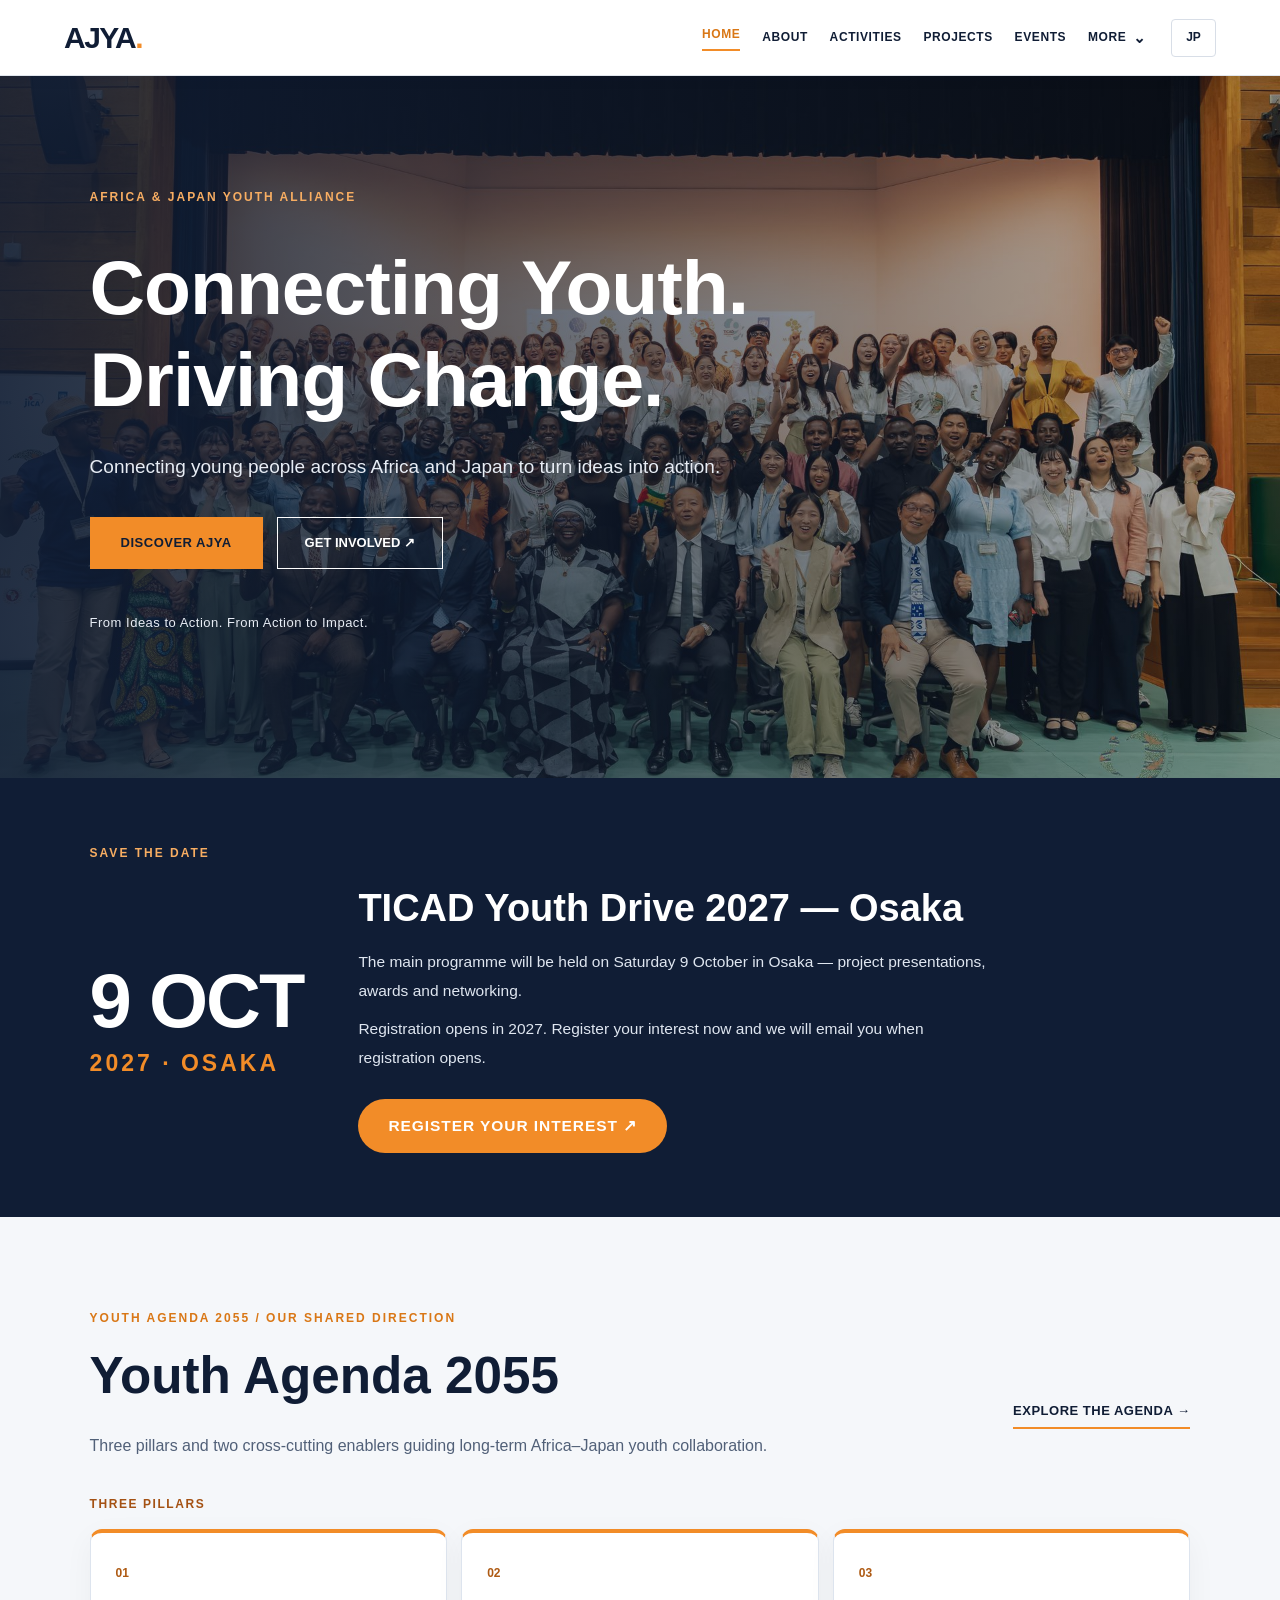
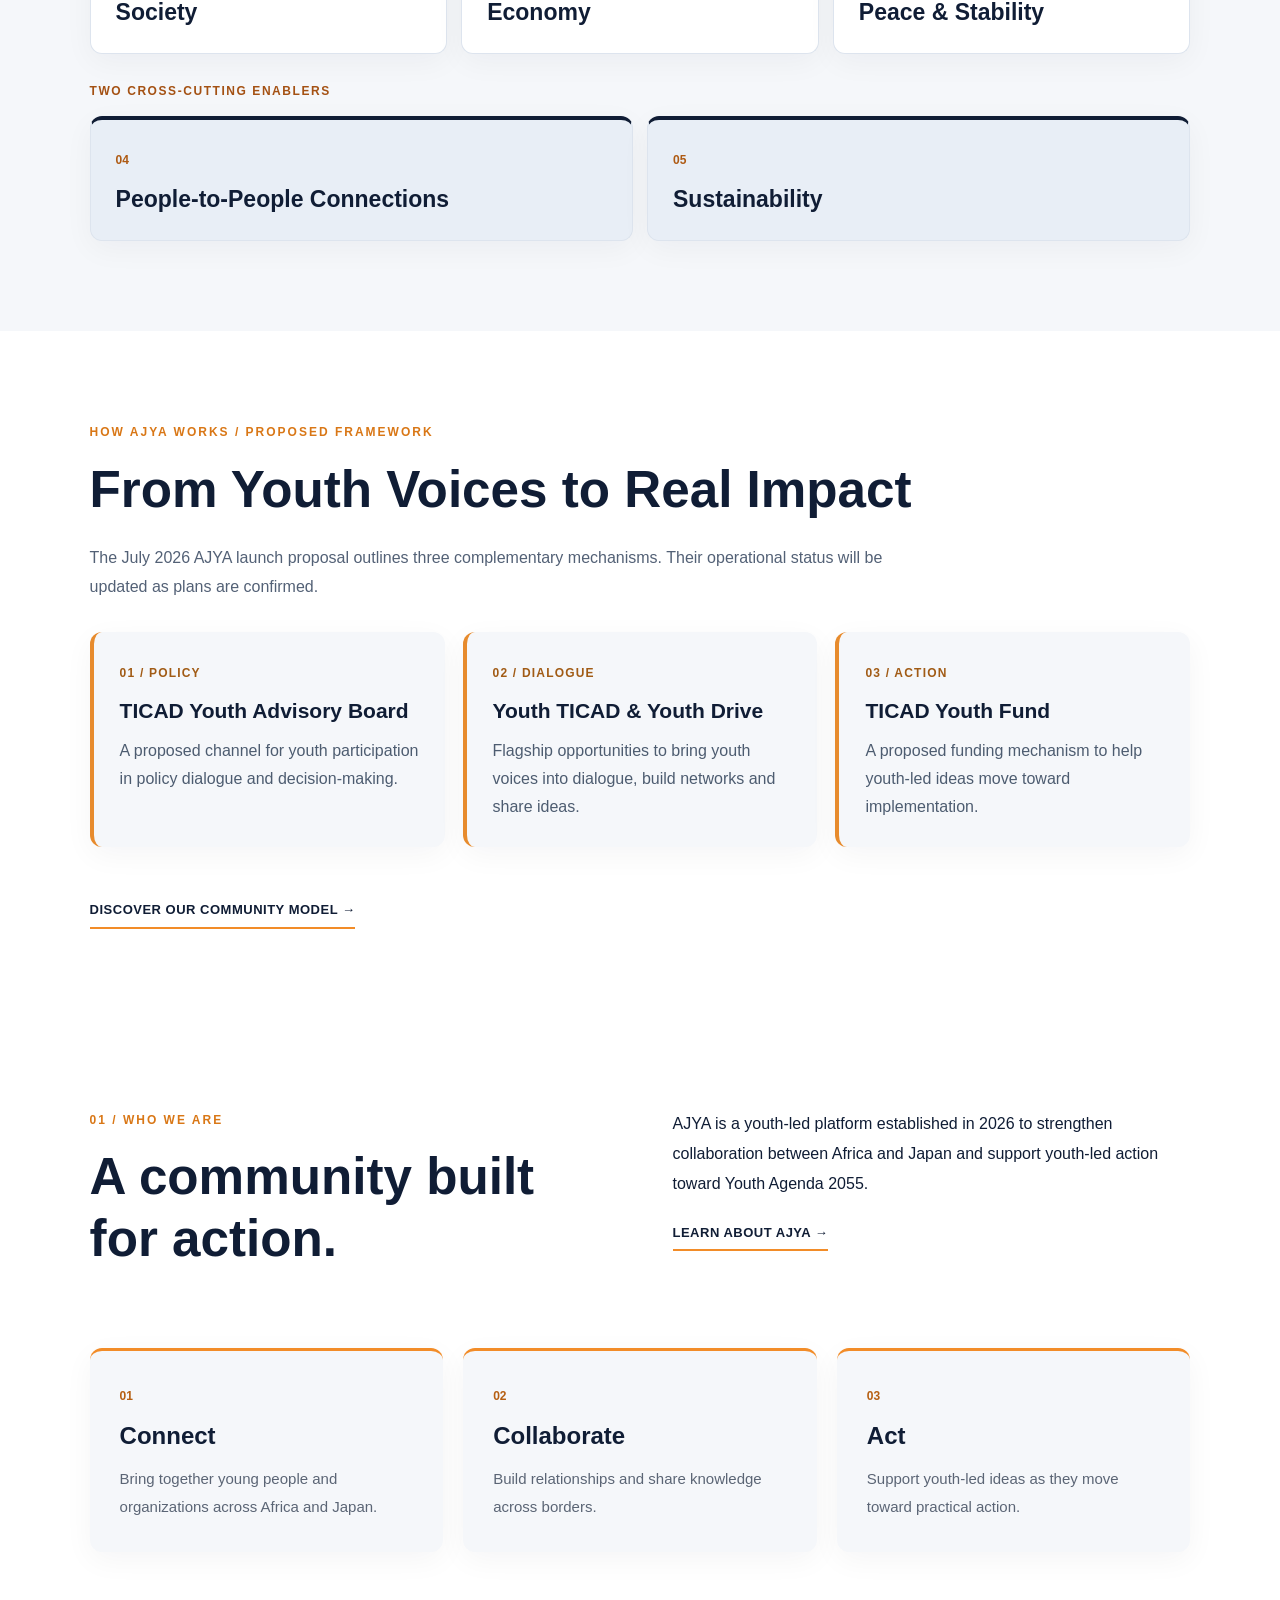
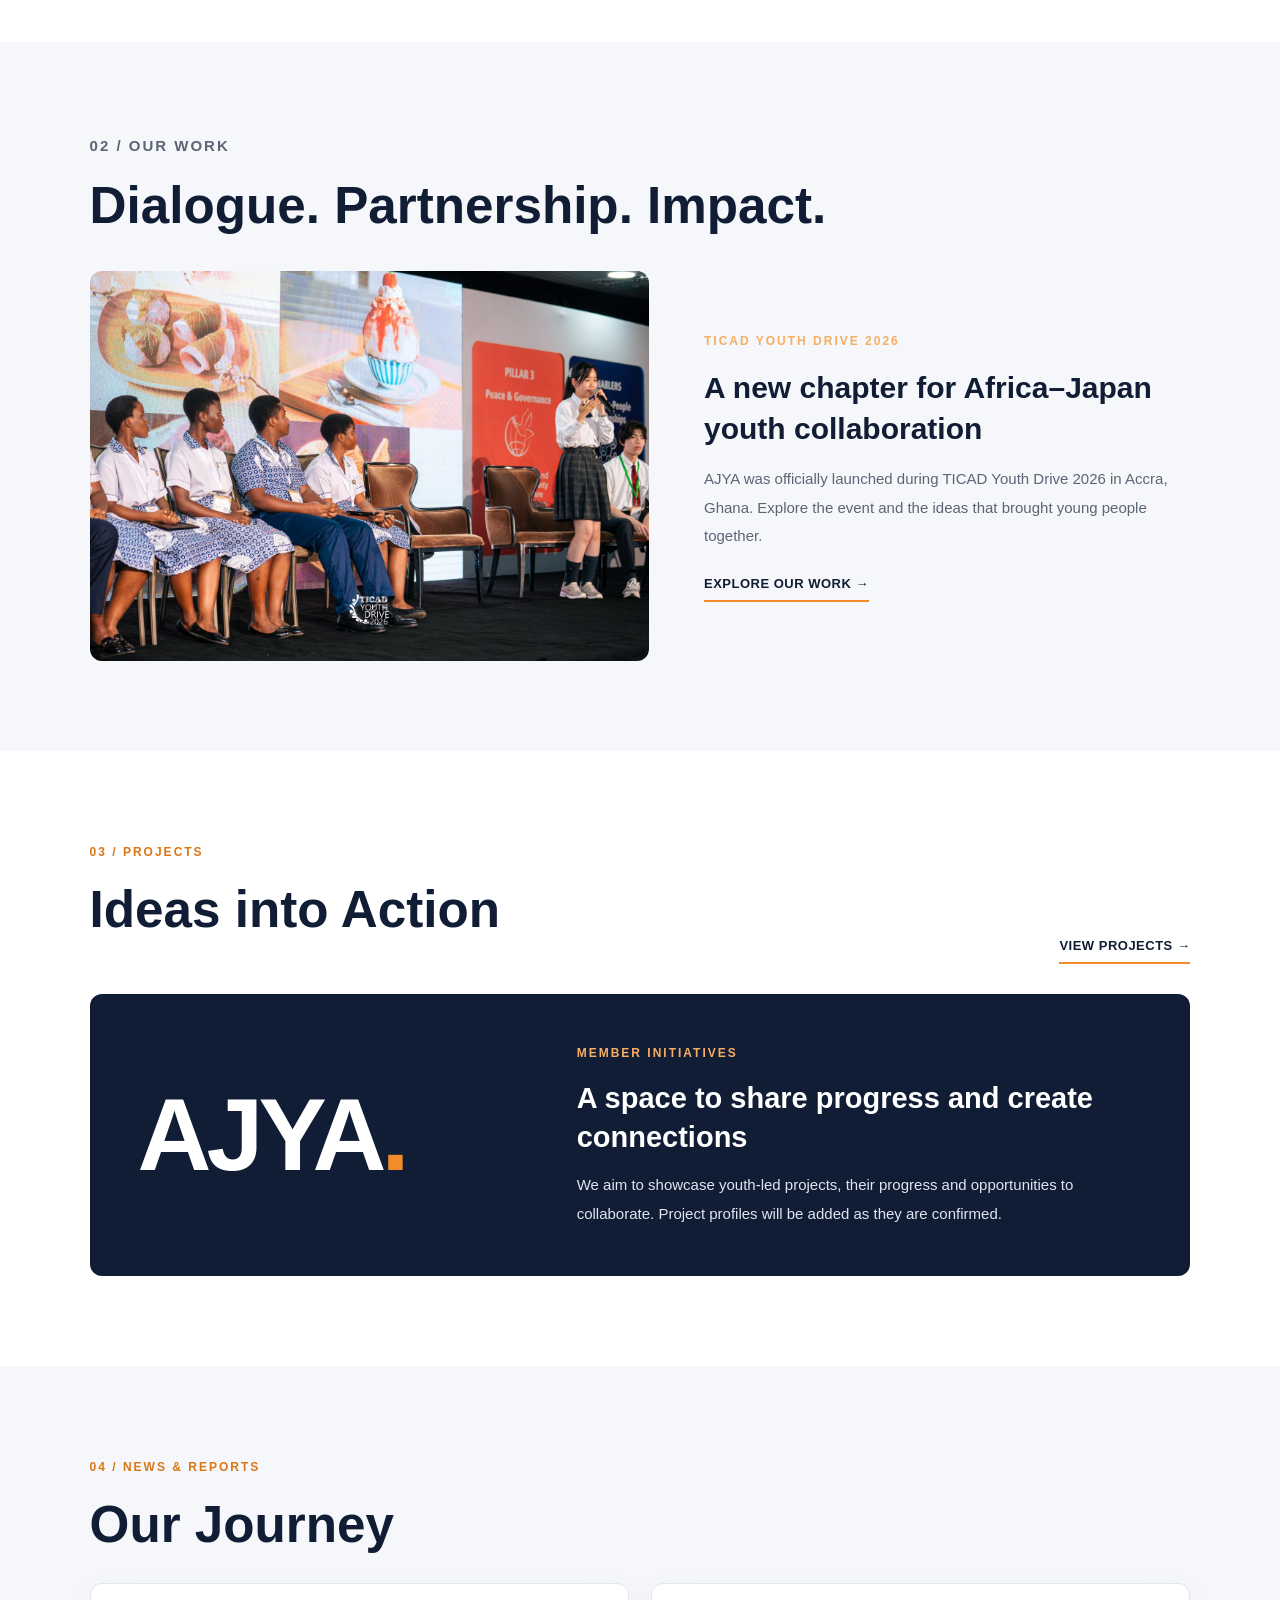
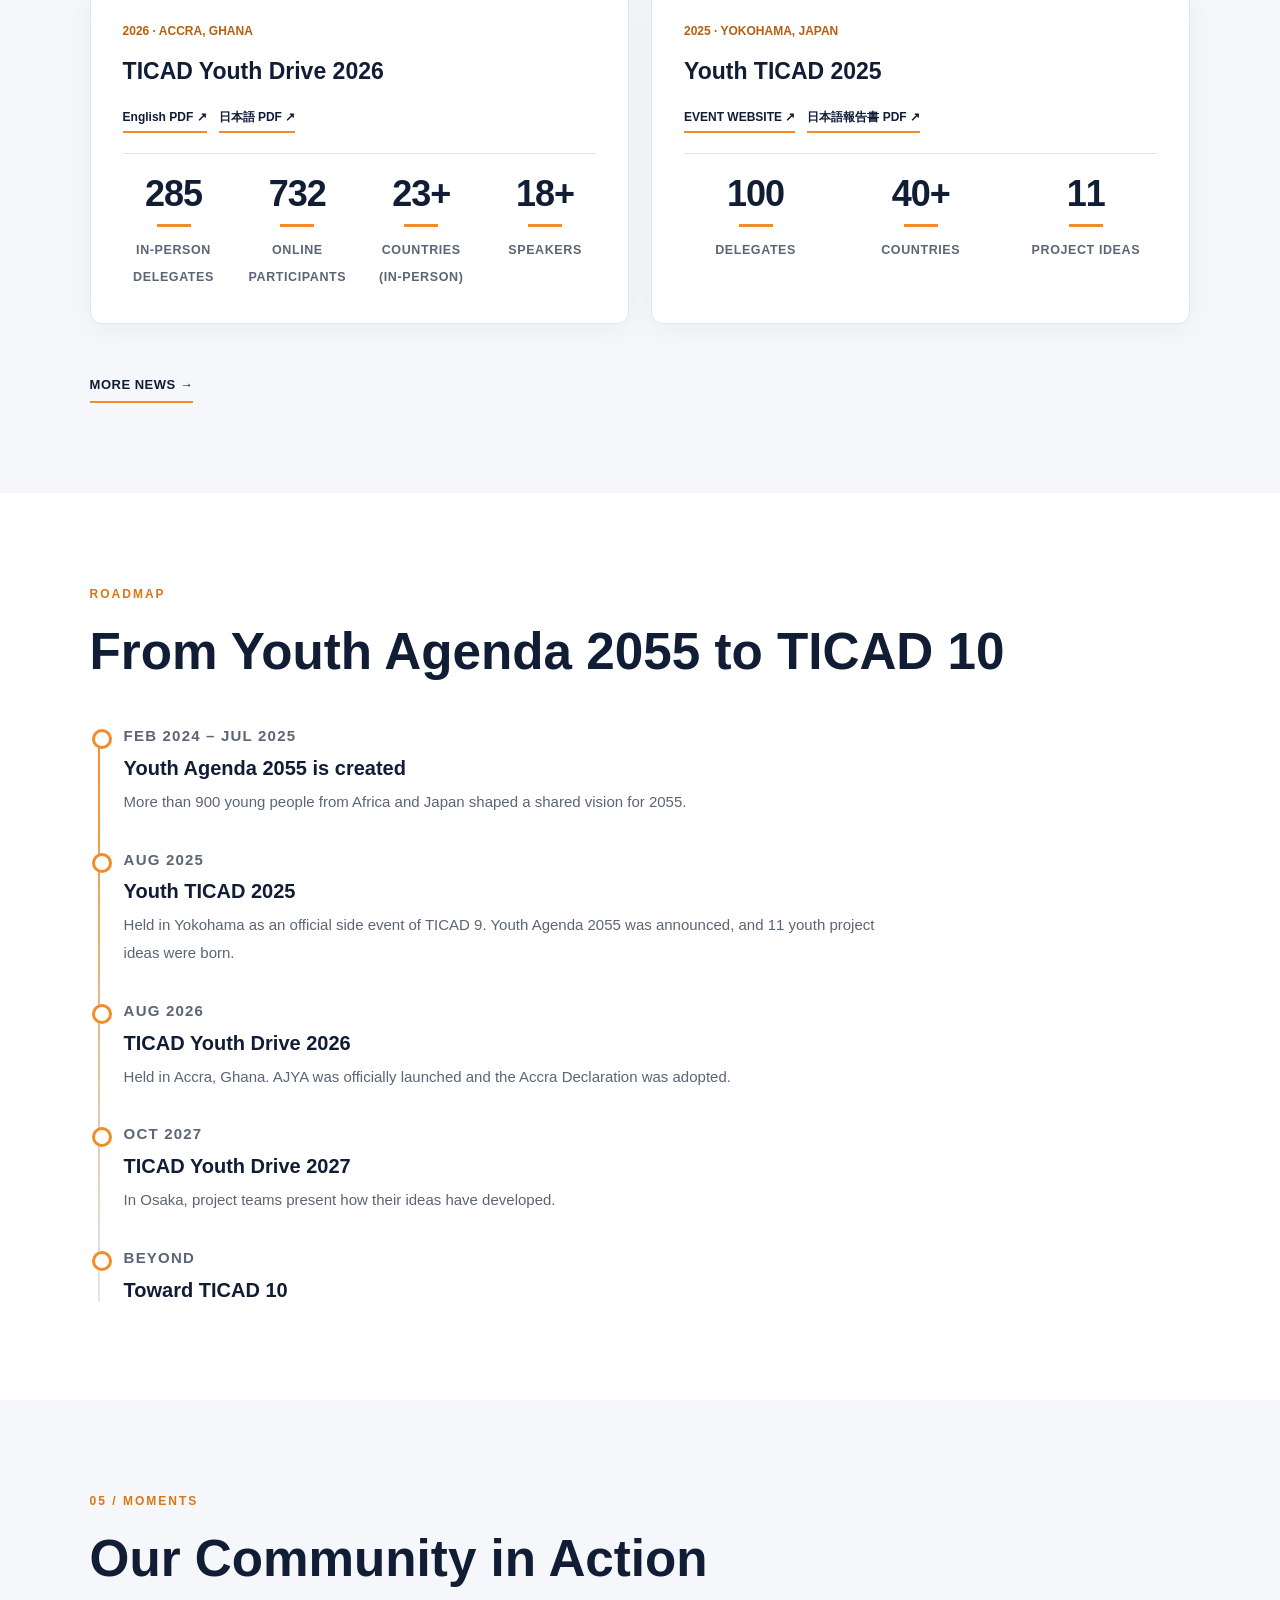
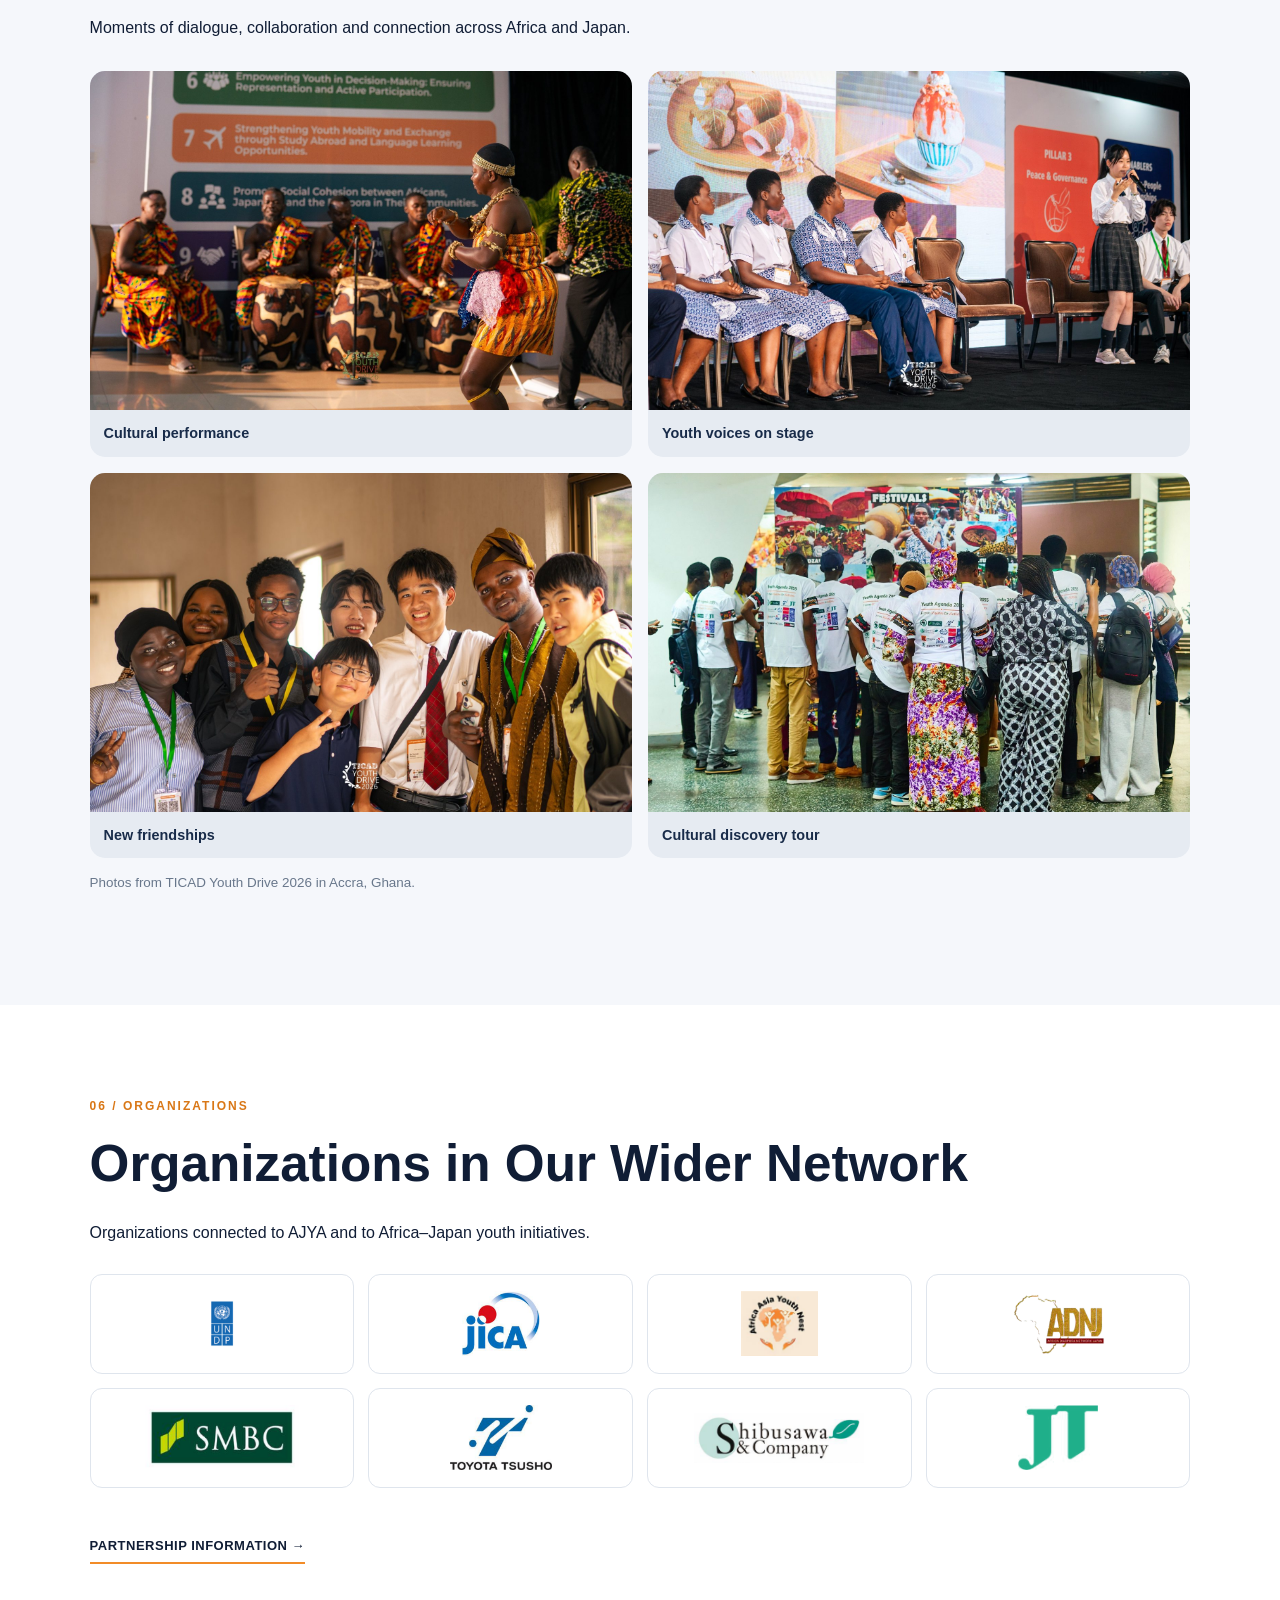
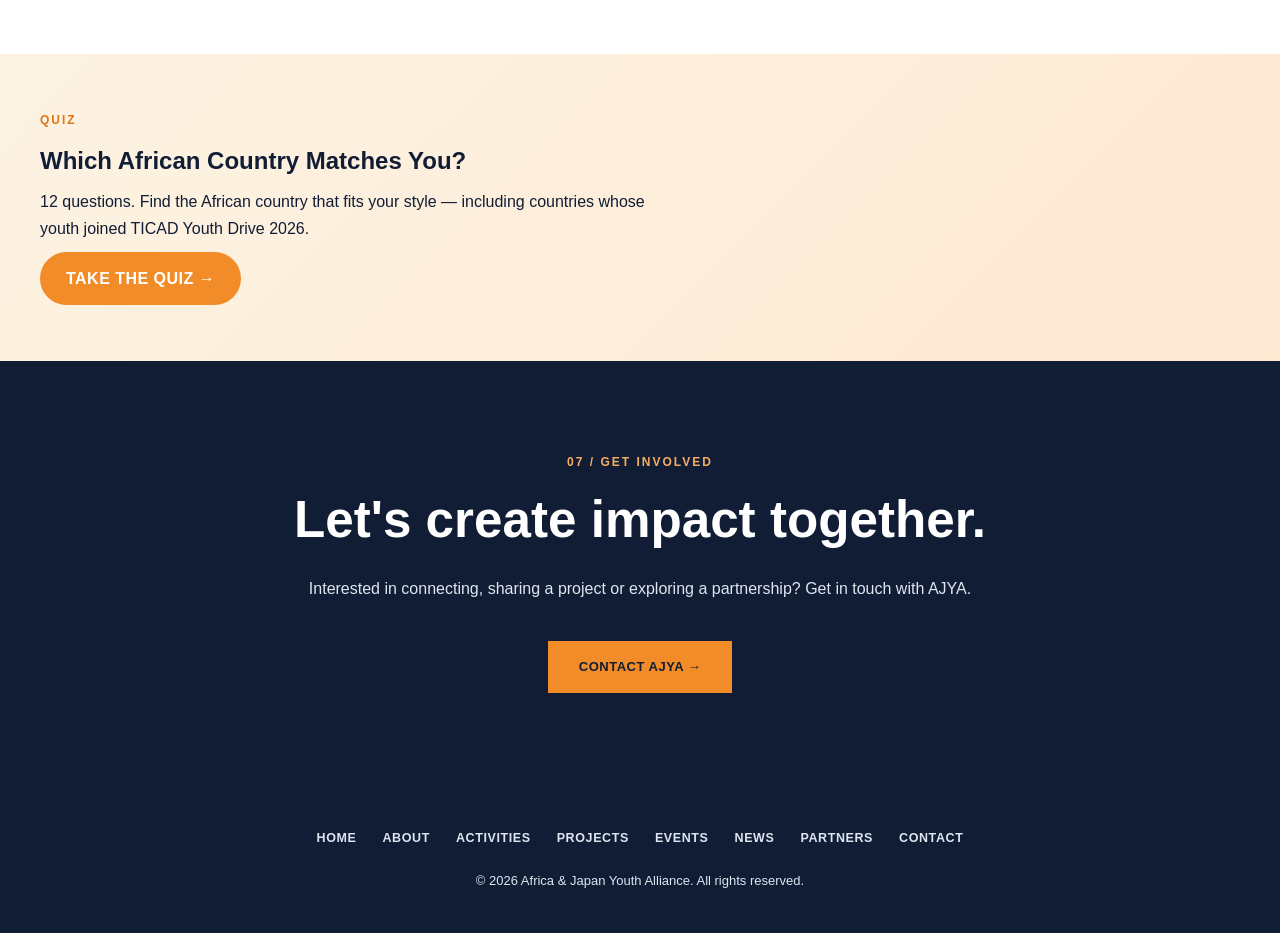
<file: index.html>
<!DOCTYPE html>

<html lang="en"><head><meta charset="utf-8"/><meta content="width=device-width,initial-scale=1" name="viewport"/><meta content="Africa &amp; Japan Youth Alliance (AJYA) connects young people across Africa and Japan to turn ideas into action." name="description"/><title>AJYA | Africa &amp; Japan Youth Alliance</title><link href="style.css" rel="stylesheet"/><script defer="" src="script.js"></script></head>
<body class="home-renewal"><header class="header"><a class="logo" href="index.html#home">AJYA<span>.</span></a></header><main>
<section class="hero renewal-hero" id="home"><div class="hero-content"><p class="renewal-eyebrow">AFRICA &amp; JAPAN YOUTH ALLIANCE</p><h1 id="heroTitle">Connecting Youth.<br/>Driving Change.</h1><p id="heroDescription">Connecting young people across Africa and Japan to turn ideas into action.</p><div class="renewal-actions"><a class="btn" data-en="DISCOVER AJYA" data-ja="AJYAについて知る" href="about.html">DISCOVER AJYA</a><a class="renewal-outline" data-en="GET INVOLVED ↗" data-ja="参加・連携について ↗" href="contact.html">GET INVOLVED ↗</a></div><p class="renewal-tagline">From Ideas to Action. From Action to Impact.</p></div></section><section class="aj-savedate" id="youth-drive-2027"><div class="renewal-shell"><p class="section-label" data-en="SAVE THE DATE" data-ja="開催予告">SAVE THE DATE</p><div class="aj-savedate-date">9 OCT<span>2027 · OSAKA</span></div><div class="aj-savedate-body"><h2 data-en="TICAD Youth Drive 2027 — Osaka" data-ja="TICAD Youth Drive 2027 — 大阪">TICAD Youth Drive 2027 — Osaka</h2><p data-en="The main programme will be held on Saturday 9 October in Osaka — project presentations, awards and networking." data-ja="メインプログラムは10月9日（土）に大阪で開催します（プロジェクト発表・表彰・交流）。">The main programme will be held on Saturday 9 October in Osaka — project presentations, awards and networking.</p><p data-en="Registration opens in 2027. Register your interest now and we will email you when registration opens." data-ja="参加登録は2027年に開始予定です。関心登録をしていただくと、開始時にメールでお知らせします。">Registration opens in 2027. Register your interest now and we will email you when registration opens.</p><p><a class="aj-savedate-btn" href="https://docs.google.com/forms/d/e/1FAIpQLSdMGOJdkl2_bqrLSY5sNFvTXRBUAPYm647q8GQ7wfaTFg6KGA/viewform" target="_blank" rel="noopener"><span data-en="REGISTER YOUR INTEREST ↗" data-ja="関心登録する ↗">REGISTER YOUR INTEREST ↗</span></a></p></div></div></section>
<section class="section aj-agenda-section" id="youth-agenda-2055"><div class="renewal-shell"><p class="section-label" data-en="YOUTH AGENDA 2055 / OUR SHARED DIRECTION" data-ja="YOUTH AGENDA 2055 / 私たちの指針">YOUTH AGENDA 2055 / OUR SHARED DIRECTION</p><div class="renewal-section-head"><div><h2>Youth Agenda 2055</h2><p data-en="Three pillars and two cross-cutting enablers guiding long-term Africa–Japan youth collaboration." data-ja="アフリカと日本の若者の長期的な協働を導く、3つの柱と2つの横断的な基盤。">Three pillars and two cross-cutting enablers guiding long-term Africa–Japan youth collaboration.</p></div><a class="renewal-text-link" data-en="EXPLORE THE AGENDA →" data-ja="活動方針を見る →" href="activities.html">EXPLORE THE AGENDA →</a></div><p class="aj-agenda-label" data-en="THREE PILLARS" data-ja="3つの柱">THREE PILLARS</p><div class="aj-agenda-grid"><article><span>01</span><h3 data-en="Society" data-ja="社会">Society</h3></article><article><span>02</span><h3 data-en="Economy" data-ja="経済">Economy</h3></article><article><span>03</span><h3 data-en="Peace &amp; Stability" data-ja="平和と安定">Peace &amp; Stability</h3></article></div><p class="aj-agenda-label" data-en="TWO CROSS-CUTTING ENABLERS" data-ja="2つの横断的な基盤">TWO CROSS-CUTTING ENABLERS</p><div class="aj-agenda-grid aj-agenda-enablers"><article><span>04</span><h3 data-en="People-to-People Connections" data-ja="人々のつながり">People-to-People Connections</h3></article><article><span>05</span><h3 data-en="Sustainability" data-ja="持続可能性">Sustainability</h3></article></div></div></section>
<section class="section aj-framework-section" id="alliance-framework"><div class="renewal-shell"><p class="section-label" data-en="HOW AJYA WORKS / PROPOSED FRAMEWORK" data-ja="AJYAの仕組み / 構想段階の枠組み">HOW AJYA WORKS / PROPOSED FRAMEWORK</p><h2 data-en="From Youth Voices to Real Impact" data-ja="若者の声を、社会を変える力へ">From Youth Voices to Real Impact</h2><p class="aj-framework-lead" data-en="The July 2026 AJYA launch proposal outlines three complementary mechanisms. Their operational status will be updated as plans are confirmed." data-ja="2026年7月のAJYA設立構想資料では、3つの仕組みを提示しています。実施状況は計画の確定に合わせて更新します。">The July 2026 AJYA launch proposal outlines three complementary mechanisms. Their operational status will be updated as plans are confirmed.</p><div class="aj-framework-grid"><article><span>01 / POLICY</span><h3>TICAD Youth Advisory Board</h3><p data-en="A proposed channel for youth participation in policy dialogue and decision-making." data-ja="若者が政策対話や意思決定に参加するための仕組みを構想しています。">A proposed channel for youth participation in policy dialogue and decision-making.</p></article><article><span>02 / DIALOGUE</span><h3>Youth TICAD &amp; Youth Drive</h3><p data-en="Flagship opportunities to bring youth voices into dialogue, build networks and share ideas." data-ja="若者の声を届け、ネットワークを築き、アイデアを共有する主要な交流の場です。">Flagship opportunities to bring youth voices into dialogue, build networks and share ideas.</p></article><article><span>03 / ACTION</span><h3>TICAD Youth Fund</h3><p data-en="A proposed funding mechanism to help youth-led ideas move toward implementation." data-ja="若者主体のアイデアを実装へつなぐための資金支援の仕組みを構想しています。">A proposed funding mechanism to help youth-led ideas move toward implementation.</p></article></div><a class="renewal-text-link" data-en="DISCOVER OUR COMMUNITY MODEL →" data-ja="コミュニティの仕組みを見る →" href="about.html#community-model">DISCOVER OUR COMMUNITY MODEL →</a></div></section><section class="section renewal-intro" id="about"><div class="renewal-shell renewal-split"><div><p class="section-label" data-en="01 / WHO WE ARE" data-ja="01 / AJYAについて">01 / WHO WE ARE</p><h2 data-en="A community built for action." data-ja="つながりを、行動へ。">A community built for action.</h2></div><div><p data-en="AJYA is a youth-led platform established in 2026 to strengthen collaboration between Africa and Japan and support youth-led action toward Youth Agenda 2055." data-ja="AJYA（日アフリカユース連合）は、アフリカと日本の若者の協働を促進し、Youth Agenda 2055に向けた行動を支えるため、2026年に発足した若者主体のプラットフォームです。">AJYA is a youth-led platform established in 2026 to strengthen collaboration between Africa and Japan and support youth-led action toward Youth Agenda 2055.</p><a class="renewal-text-link" data-en="LEARN ABOUT AJYA →" data-ja="AJYAについて詳しく →" href="about.html">LEARN ABOUT AJYA →</a></div></div><div class="renewal-shell renewal-three"><article class="renewal-value"><span>01</span><h3 data-en="Connect" data-ja="つながる">Connect</h3><p data-en="Bring together young people and organizations across Africa and Japan." data-ja="アフリカと日本の若者や団体をつなぎます。">Bring together young people and organizations across Africa and Japan.</p></article><article class="renewal-value"><span>02</span><h3 data-en="Collaborate" data-ja="協働する">Collaborate</h3><p data-en="Build relationships and share knowledge across borders." data-ja="国境を越えた協働と知識共有を促進します。">Build relationships and share knowledge across borders.</p></article><article class="renewal-value"><span>03</span><h3 data-en="Act" data-ja="行動する">Act</h3><p data-en="Support youth-led ideas as they move toward practical action." data-ja="若者のアイデアを具体的な行動につなげます。">Support youth-led ideas as they move toward practical action.</p></article></div></section>
<section class="section renewal-feature" id="activities"><div class="renewal-shell"><p class="section-label" data-en="02 / OUR WORK" data-ja="02 / 活動紹介">02 / OUR WORK</p><h2 data-en="Dialogue. Partnership. Impact." data-ja="対話から協働、そして成果へ。">Dialogue. Partnership. Impact.</h2><div class="renewal-feature-grid"><img alt="TICAD Youth Drive participants" loading="lazy" src="images/youth-dialogue.jpg"/><div><p class="renewal-kicker">TICAD YOUTH DRIVE 2026</p><h3 data-en="A new chapter for Africa–Japan youth collaboration" data-ja="日アフリカの若者の協働に向けた新たな一歩">A new chapter for Africa–Japan youth collaboration</h3><p data-en="AJYA was officially launched during TICAD Youth Drive 2026 in Accra, Ghana. Explore the event and the ideas that brought young people together." data-ja="AJYAは、ガーナ・アクラで開催されたTICAD Youth Drive 2026で正式に発足しました。イベントの記録や若者たちの取り組みをご覧ください。">AJYA was officially launched during TICAD Youth Drive 2026 in Accra, Ghana. Explore the event and the ideas that brought young people together.</p><a class="renewal-text-link" data-en="EXPLORE OUR WORK →" data-ja="活動を見る →" href="activities.html">EXPLORE OUR WORK →</a></div></div></div></section>
<section class="section renewal-projects" id="projects"><div class="renewal-shell"><div class="renewal-section-head"><div><p class="section-label" data-en="03 / PROJECTS" data-ja="03 / プロジェクト">03 / PROJECTS</p><h2 data-en="Ideas into Action" data-ja="アイデアを、実践へ。">Ideas into Action</h2></div><a class="renewal-text-link" data-en="VIEW PROJECTS →" data-ja="プロジェクトを見る →" href="projects.html">VIEW PROJECTS →</a></div><div class="renewal-project-panel"><div class="renewal-project-mark">AJYA<span>.</span></div><div><p class="renewal-kicker" data-en="MEMBER INITIATIVES" data-ja="メンバーの取り組み">MEMBER INITIATIVES</p><h3 data-en="A space to share progress and create connections" data-ja="進捗を共有し、新しいつながりを生む場所">A space to share progress and create connections</h3><p data-en="We aim to showcase youth-led projects, their progress and opportunities to collaborate. Project profiles will be added as they are confirmed." data-ja="若者主体のプロジェクトや進捗、協働の機会を紹介していきます。掲載内容は確認が取れたものから順次追加します。">We aim to showcase youth-led projects, their progress and opportunities to collaborate. Project profiles will be added as they are confirmed.</p></div></div></div></section>
<section class="section renewal-updates" id="past-events"><div class="renewal-shell"><p class="section-label" data-en="04 / NEWS &amp; REPORTS" data-ja="04 / ニュース・報告書">04 / NEWS &amp; REPORTS</p><h2 data-en="Our Journey" data-ja="これまでの歩み">Our Journey</h2><div class="renewal-report-grid"><article class="renewal-report"><span>2026 · ACCRA, GHANA</span><h3>TICAD Youth Drive 2026</h3><div class="renewal-report-links"><a href="reports/youth-drive-2026-en.pdf" rel="noopener noreferrer" target="_blank">English PDF ↗</a><a href="reports/youth-drive-2026-ja.pdf" rel="noopener noreferrer" target="_blank">日本語 PDF ↗</a></div><div class="aj-stats aj-stats-in-card"><div class="aj-stat"><strong>285</strong><span data-en="IN-PERSON DELEGATES" data-ja="会場参加者">IN-PERSON DELEGATES</span></div><div class="aj-stat"><strong>732</strong><span data-en="ONLINE PARTICIPANTS" data-ja="オンライン参加者">ONLINE PARTICIPANTS</span></div><div class="aj-stat"><strong>23+</strong><span data-en="COUNTRIES (IN-PERSON)" data-ja="参加国（会場参加者）">COUNTRIES (IN-PERSON)</span></div><div class="aj-stat"><strong>18+</strong><span data-en="SPEAKERS" data-ja="登壇者">SPEAKERS</span></div></div></article><article class="renewal-report"><span>2025 · YOKOHAMA, JAPAN</span><h3>Youth TICAD 2025</h3><div class="renewal-report-links"><a data-en="EVENT WEBSITE ↗" data-ja="イベント公式サイト ↗" href="https://www.youthticad2025.org/" rel="noopener noreferrer" target="_blank">EVENT WEBSITE ↗</a><a href="reports/youth-drive-2025-ja.pdf" rel="noopener noreferrer" target="_blank">日本語報告書 PDF ↗</a></div><div class="aj-stats aj-stats-in-card aj-stats-3"><div class="aj-stat"><strong>100</strong><span data-en="DELEGATES" data-ja="参加者">DELEGATES</span></div><div class="aj-stat"><strong>40+</strong><span data-en="COUNTRIES" data-ja="参加国">COUNTRIES</span></div><div class="aj-stat"><strong>11</strong><span data-en="PROJECT IDEAS" data-ja="プロジェクトアイデア">PROJECT IDEAS</span></div></div></article></div><a class="renewal-text-link" data-en="MORE NEWS →" data-ja="ニュース一覧 →" href="news.html">MORE NEWS →</a></div></section>
<section class="section aj-roadmap-section" id="roadmap"><div class="renewal-shell"><p class="section-label" data-en="ROADMAP" data-ja="ロードマップ">ROADMAP</p><h2 data-en="From Youth Agenda 2055 to TICAD 10" data-ja="Youth Agenda 2055からTICAD 10へ">From Youth Agenda 2055 to TICAD 10</h2><div class="aj-timeline"><div class="aj-timeline-item"><p class="aj-timeline-date" data-en="FEB 2024 – JUL 2025" data-ja="2024年2月〜2025年7月">FEB 2024 – JUL 2025</p><h3 data-en="Youth Agenda 2055 is created" data-ja="Youth Agenda 2055を策定">Youth Agenda 2055 is created</h3><p data-en="More than 900 young people from Africa and Japan shaped a shared vision for 2055." data-ja="アフリカと日本の若者900名以上が参加し、2055年に向けた共通ビジョンをまとめました。">More than 900 young people from Africa and Japan shaped a shared vision for 2055.</p></div><div class="aj-timeline-item"><p class="aj-timeline-date" data-en="AUG 2025" data-ja="2025年8月">AUG 2025</p><h3 data-en="Youth TICAD 2025" data-ja="Youth TICAD 2025">Youth TICAD 2025</h3><p data-en="Held in Yokohama as an official side event of TICAD 9. Youth Agenda 2055 was announced, and 11 youth project ideas were born." data-ja="横浜でTICAD 9公式サイドイベントとして開催。Youth Agenda 2055を正式発表し、11のプロジェクトアイデアが生まれました。">Held in Yokohama as an official side event of TICAD 9. Youth Agenda 2055 was announced, and 11 youth project ideas were born.</p></div><div class="aj-timeline-item"><p class="aj-timeline-date" data-en="AUG 2026" data-ja="2026年8月">AUG 2026</p><h3 data-en="TICAD Youth Drive 2026" data-ja="TICAD Youth Drive 2026">TICAD Youth Drive 2026</h3><p data-en="Held in Accra, Ghana. AJYA was officially launched and the Accra Declaration was adopted." data-ja="ガーナ・アクラで開催。AJYAが正式に発足し、アクラ宣言が採択されました。">Held in Accra, Ghana. AJYA was officially launched and the Accra Declaration was adopted.</p></div><div class="aj-timeline-item"><p class="aj-timeline-date" data-en="OCT 2027" data-ja="2027年10月">OCT 2027</p><h3 data-en="TICAD Youth Drive 2027" data-ja="TICAD Youth Drive 2027">TICAD Youth Drive 2027</h3><p data-en="In Osaka, project teams present how their ideas have developed." data-ja="大阪で、プロジェクトアイデアの発展を発表します。">In Osaka, project teams present how their ideas have developed.</p></div><div class="aj-timeline-item"><p class="aj-timeline-date" data-en="BEYOND" data-ja="その先">BEYOND</p><h3 data-en="Toward TICAD 10" data-ja="TICAD 10へ">Toward TICAD 10</h3></div></div></div></section>
<section class="section aj-gallery-section" id="gallery"><div class="renewal-shell"><p class="section-label" data-en="05 / MOMENTS" data-ja="05 / 活動の様子">05 / MOMENTS</p><div class="renewal-section-head"><div><h2 data-en="Our Community in Action" data-ja="写真で見る私たちの活動">Our Community in Action</h2><p data-en="Moments of dialogue, collaboration and connection across Africa and Japan." data-ja="アフリカと日本をつなぐ対話・協働・交流の様子をご紹介します。">Moments of dialogue, collaboration and connection across Africa and Japan.</p></div></div><div class="aj-photo-grid"><figure class="aj-photo"><img alt="Cultural performance — TICAD Youth Drive 2026" loading="lazy" src="images/cultural-performance.jpg"/><figcaption data-en="Cultural performance" data-ja="文化交流・パフォーマンス">Cultural performance</figcaption></figure><figure class="aj-photo"><img alt="Youth voices on stage — TICAD Youth Drive 2026" loading="lazy" src="images/youth-dialogue.jpg"/><figcaption data-en="Youth voices on stage" data-ja="高校生による対話">Youth voices on stage</figcaption></figure><figure class="aj-photo"><img alt="New friendships — TICAD Youth Drive 2026" loading="lazy" src="images/new-friendships.jpg"/><figcaption data-en="New friendships" data-ja="国境を越えた友情">New friendships</figcaption></figure><figure class="aj-photo"><img alt="Cultural discovery tour — TICAD Youth Drive 2026" loading="lazy" src="images/cultural-tour.jpg"/><figcaption data-en="Cultural discovery tour" data-ja="文化体験ツアー">Cultural discovery tour</figcaption></figure></div><p class="aj-note" data-en="Photos from TICAD Youth Drive 2026 in Accra, Ghana." data-ja="ガーナ・アクラで開催されたTICAD Youth Drive 2026の記録です。">Photos from TICAD Youth Drive 2026 in Accra, Ghana.</p></div></section>
<section class="section aj-network-section" id="network"><div class="renewal-shell"><p class="section-label" data-en="06 / ORGANIZATIONS" data-ja="06 / 関係団体・企業">06 / ORGANIZATIONS</p><h2 data-en="Organizations in Our Wider Network" data-ja="関連団体・企業の紹介">Organizations in Our Wider Network</h2><p data-en="Organizations connected to AJYA and to Africa–Japan youth initiatives." data-ja="AJYAおよびアフリカと日本の若者の取り組みに関わる団体・企業です。">Organizations connected to AJYA and to Africa–Japan youth initiatives.</p><div class="aj-logo-grid"><div class="aj-logo-tile"><img alt="UNDP logo" data-logo="1" src="logos/undp.png"/><span>UNDP</span></div><div class="aj-logo-tile"><img alt="JICA logo" data-logo="1" src="logos/jica.png"/><span>JICA</span></div><div class="aj-logo-tile"><img alt="AAYN logo" data-logo="1" src="logos/aayn.png"/><span>AAYN</span></div><div class="aj-logo-tile"><img alt="ADNJ logo" data-logo="1" src="logos/adnj.png"/><span>ADNJ</span></div><div class="aj-logo-tile"><img alt="SMBC logo" data-logo="1" src="logos/smbc.png"/><span>SMBC</span></div><div class="aj-logo-tile"><img alt="豊田通商 logo" data-logo="1" src="logos/toyota-tsusho.png"/><span>豊田通商</span></div><div class="aj-logo-tile"><img alt="渋沢アンドカンパニー logo" data-logo="1" src="logos/shibusawa.png"/><span>渋沢アンドカンパニー</span></div><div class="aj-logo-tile"><img alt="JT logo" data-logo="1" src="logos/jt.png"/><span>JT</span></div></div><a class="renewal-text-link" data-en="PARTNERSHIP INFORMATION →" data-ja="パートナー情報を見る →" href="partners.html">PARTNERSHIP INFORMATION →</a></div></section>
<section class="aj-quiz-promo"><div class="renewal-shell"><p class="section-label" data-en="QUIZ" data-ja="クイズ">QUIZ</p><h2 data-en="Which African Country Matches You?" data-ja="あなたに合うアフリカの国は？">Which African Country Matches You?</h2><p data-en="12 questions. Find the African country that fits your style — including countries whose youth joined TICAD Youth Drive 2026." data-ja="12の質問で、あなたに合うアフリカの国を診断します。TICAD Youth Drive 2026に参加した若者の国も含まれています。">12 questions. Find the African country that fits your style — including countries whose youth joined TICAD Youth Drive 2026.</p><p><a class="aj-quiz-promo-btn" href="quiz.html"><span data-en="TAKE THE QUIZ →" data-ja="クイズに挑戦する →">TAKE THE QUIZ →</span></a></p></div></section><section class="section renewal-join" id="contact"><div class="renewal-shell"><p class="section-label" data-en="07 / GET INVOLVED" data-ja="07 / 参加・連携">07 / GET INVOLVED</p><h2 data-en="Let's create impact together." data-ja="一緒に、変化を生み出そう。">Let's create impact together.</h2><p data-en="Interested in connecting, sharing a project or exploring a partnership? Get in touch with AJYA." data-ja="AJYAへの参加、プロジェクトの共有、パートナーシップに関心がある方は、お問い合わせください。">Interested in connecting, sharing a project or exploring a partnership? Get in touch with AJYA.</p><a class="btn" data-en="CONTACT AJYA →" data-ja="AJYAに問い合わせる →" href="contact.html">CONTACT AJYA →</a></div></section>
</main><footer><p>© 2026 Africa &amp; Japan Youth Alliance. All rights reserved.</p></footer></body></html>
</file>
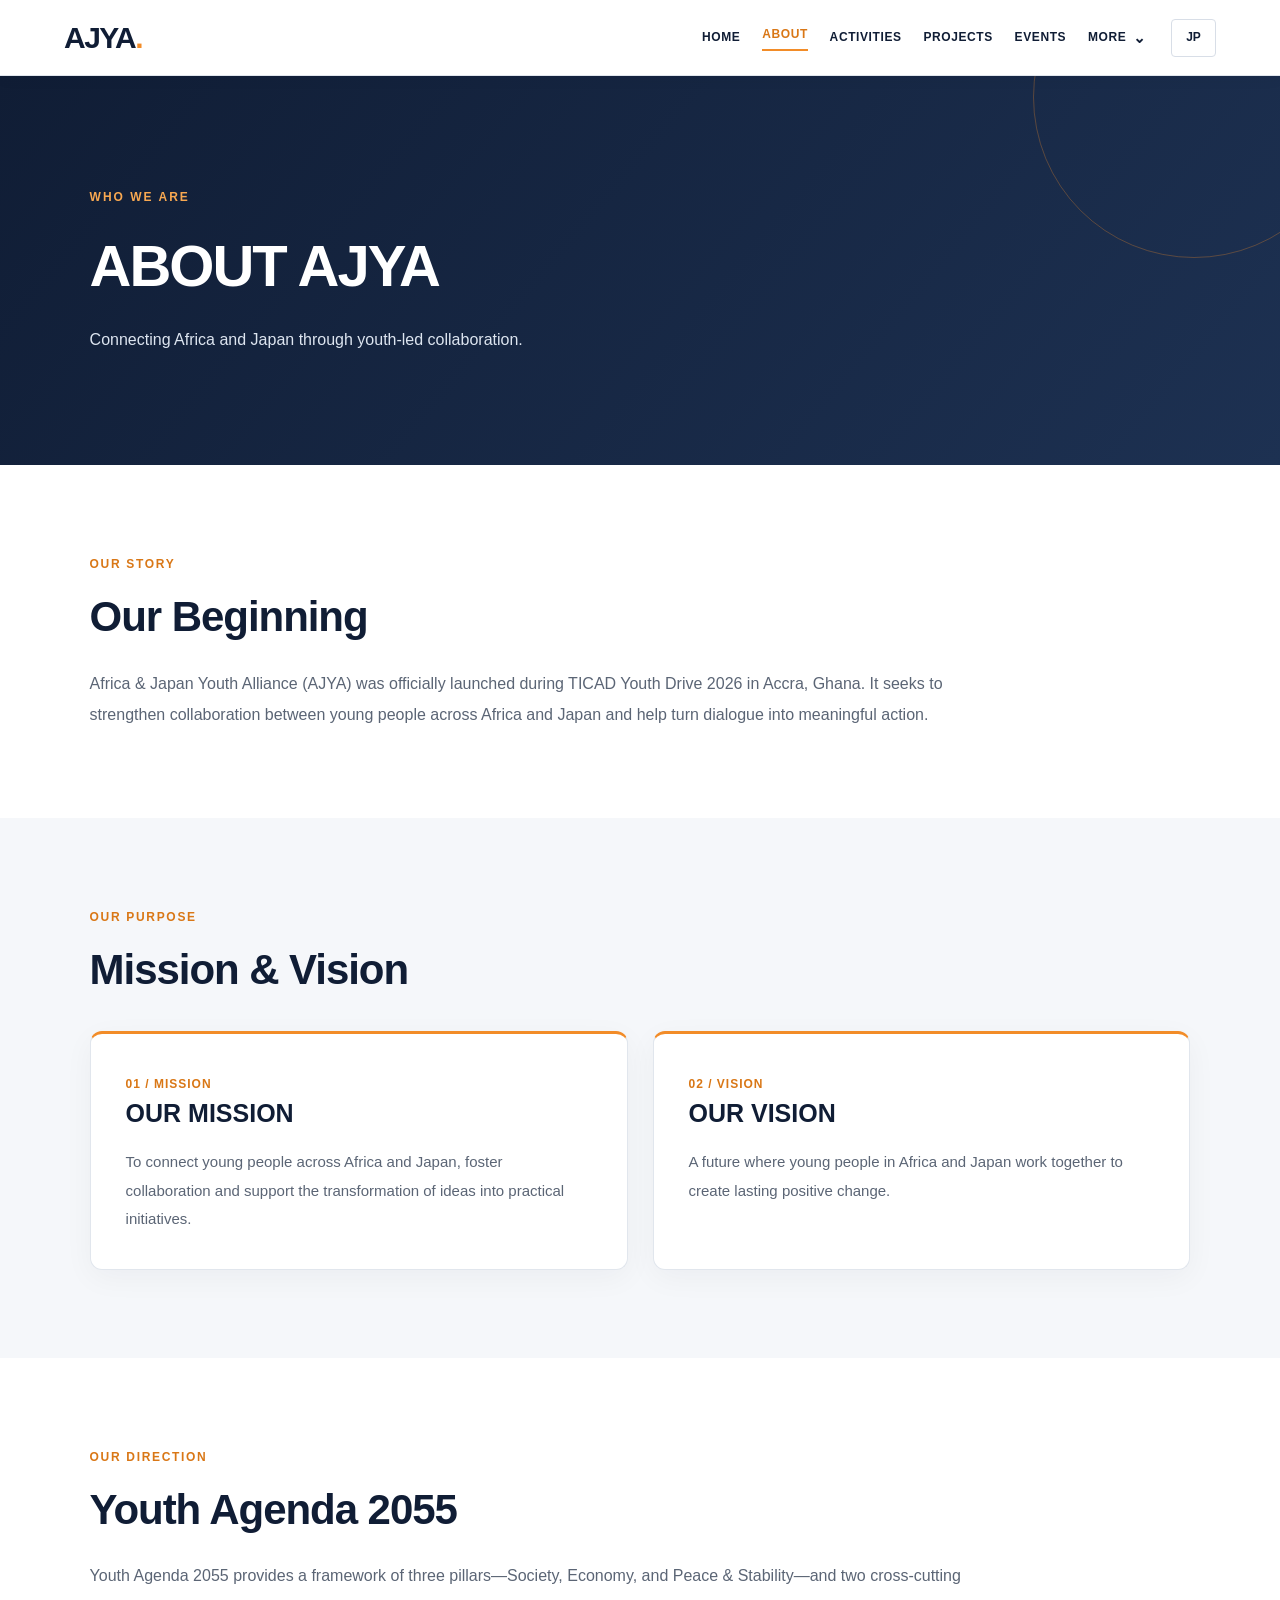
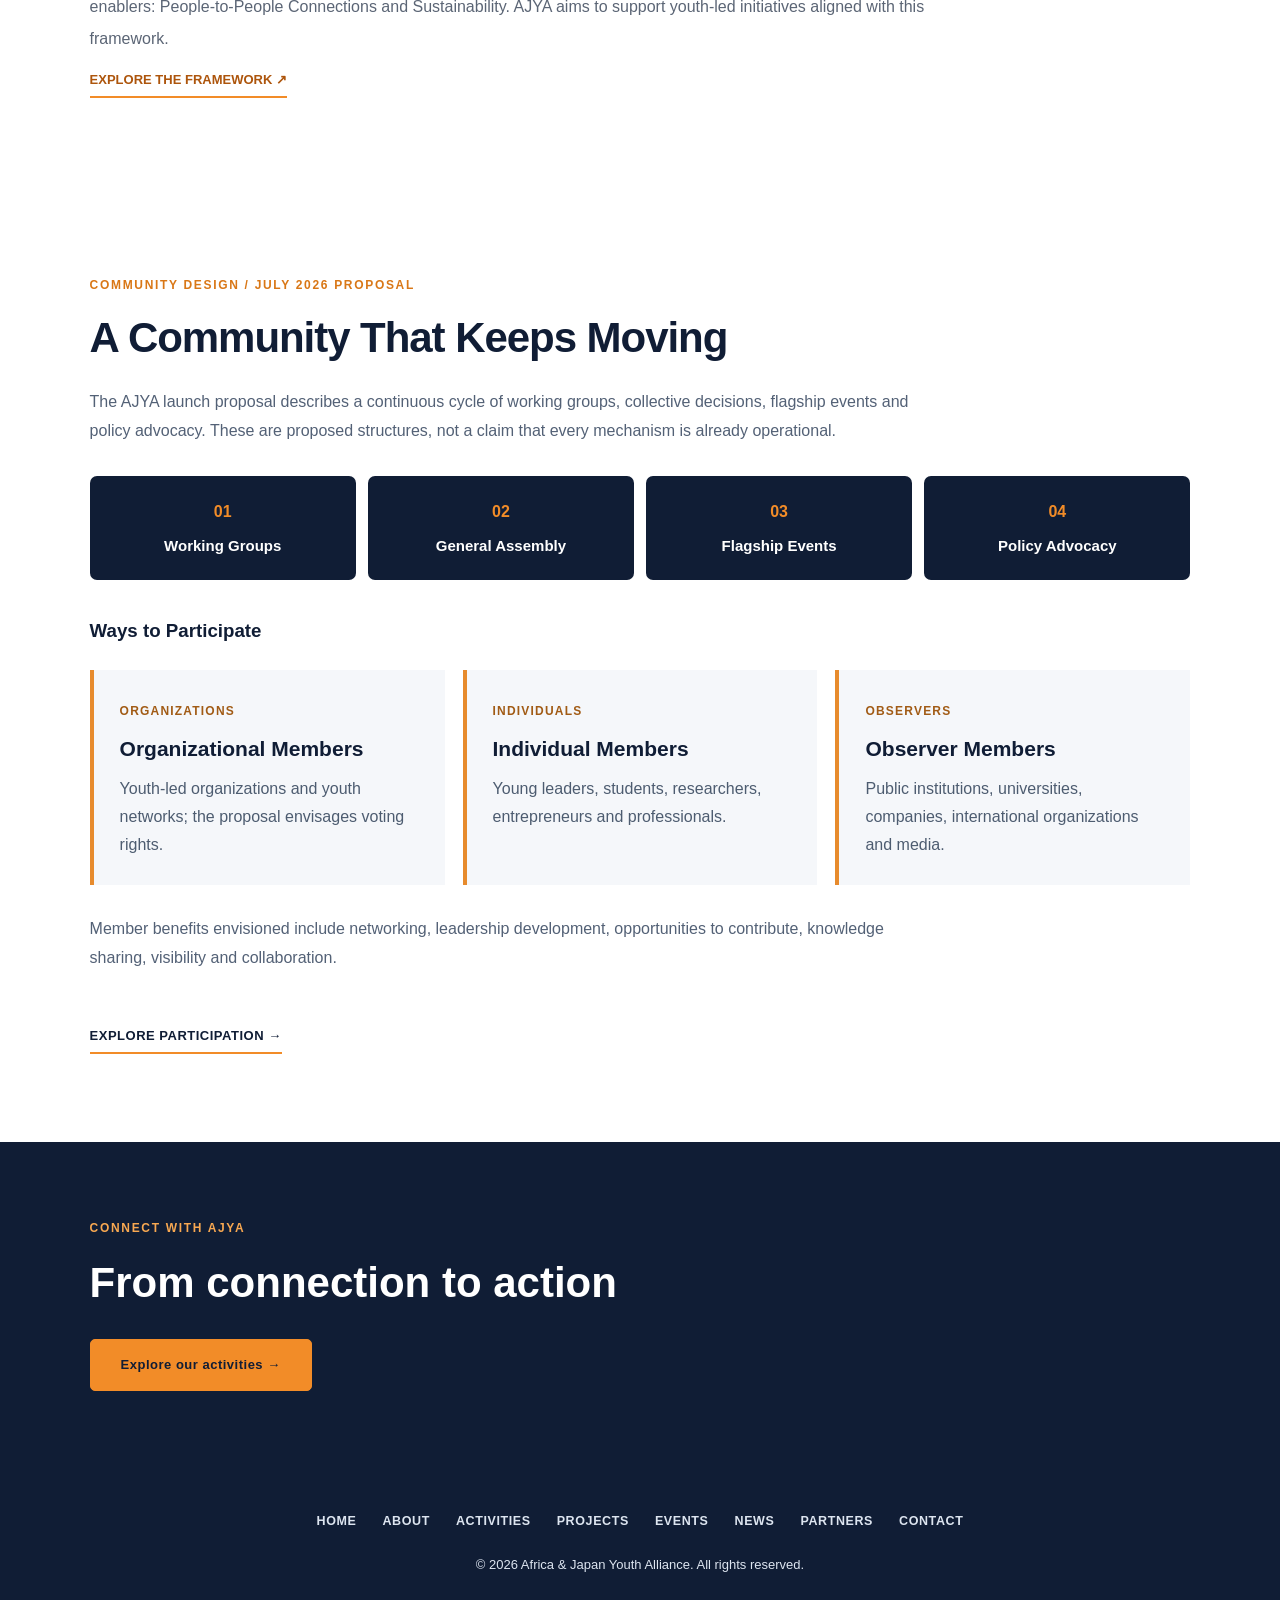
<file: about.html>
<!DOCTYPE html>

<html lang="en">
<head>
<meta charset="utf-8"/>
<meta content="width=device-width, initial-scale=1.0" name="viewport"/>
<meta content="Learn about the Africa &amp; Japan Youth Alliance (AJYA)." name="description"/>
<title>About Us | AJYA</title>
<link href="style.css" rel="stylesheet"/>
<script defer="" src="script.js"></script>
</head>
<body class="renewal-inner page-about">
<!-- HEADER -->
<header class="header">
<a class="logo" href="index.html#home">
      AJYA<span>.</span>
</a>
</header>
<main>
<!-- PAGE HERO -->
<section class="about-page-hero renewal-inner-hero">
<p class="subtitle">WHO WE ARE</p>
<h1>ABOUT AJYA</h1>
<p data-en="Connecting Africa and Japan through youth-led collaboration." data-ja="若者の協働を通じて、アフリカと日本をつなぐ。">
        Connecting Africa and Japan through
        youth-led collaboration.
      </p>
</section>
<!-- OUR STORY -->
<section class="section">
<p class="section-label">OUR STORY</p>
<h2 data-en="Our Beginning" data-ja="AJYAの始まり">
        Our Beginning
      </h2>
<p data-en="Africa &amp; Japan Youth Alliance (AJYA) was officially launched during TICAD Youth Drive 2026 in Accra, Ghana. It seeks to strengthen collaboration between young people across Africa and Japan and help turn dialogue into meaningful action." data-ja="日アフリカユース連合（AJYA）は、2026年にガーナ・アクラで開催されたTICAD Youth Drive 2026において正式に発足しました。アフリカと日本の若者の協働を強化し、対話を具体的な行動につなげることを目指しています。">
        Africa &amp; Japan Youth Alliance (AJYA) was
        officially launched during TICAD Youth Drive
        2026 in Accra, Ghana. It seeks to strengthen
        collaboration between young people across
        Africa and Japan and help turn dialogue
        into meaningful action.
      </p>
</section>
<!-- MISSION & VISION -->
<section class="section about-values">
<p class="section-label">OUR PURPOSE</p>
<h2 data-en="Mission &amp; Vision" data-ja="ミッションとビジョン">
        Mission &amp; Vision
      </h2>
<div class="about-values-grid">
<article class="about-value-card">
<span class="agenda-number">01 / MISSION</span>
<h3>OUR MISSION</h3>
<p data-en="To connect young people across Africa and Japan, foster collaboration and support the transformation of ideas into practical initiatives." data-ja="アフリカと日本の若者をつなぎ、協働を促進し、アイデアを具体的な取り組みに変えることを支援します。">
            To connect young people across Africa
            and Japan, foster collaboration and
            support the transformation of ideas
            into practical initiatives.
          </p>
</article>
<article class="about-value-card">
<span class="agenda-number">02 / VISION</span>
<h3>OUR VISION</h3>
<p data-en="A future where young people in Africa and Japan work together to create lasting positive change." data-ja="アフリカと日本の若者が協力し、長期的で前向きな変化を生み出す未来を目指します。">
            A future where young people in Africa
            and Japan work together to create
            lasting positive change.
          </p>
</article>
</div>
</section>
<!-- YOUTH AGENDA 2055 -->
<section class="section">
<p class="section-label">OUR DIRECTION</p>
<h2>Youth Agenda 2055</h2>
<p data-en="Youth Agenda 2055 provides a framework of three pillars—Society, Economy, and Peace &amp; Stability—and two cross-cutting enablers: People-to-People Connections and Sustainability. AJYA aims to support youth-led initiatives aligned with this framework." data-ja="Youth Agenda 2055は、「社会」「経済」「平和と安定」の3つの柱と、「人々のつながり」「持続可能性」の2つの横断的な基盤で構成されています。AJYAは、この枠組みに沿った若者主体の取り組みを支えることを目指します。">
        Youth Agenda 2055 provides a framework
        of three pillars and two cross-cutting
        enablers. AJYA aims to support youth-led
        initiatives aligned with this framework.
      </p>
<a class="agenda-link" data-en="EXPLORE THE FRAMEWORK ↗" data-ja="5つの分野を見る ↗" href="index.html#youth-agenda-2055">
        EXPLORE THE FRAMEWORK ↗
      </a>
</section>
<section class="section aj-framework-section" id="community-model"><div class="renewal-shell"><p class="section-label" data-en="COMMUNITY DESIGN / JULY 2026 PROPOSAL" data-ja="コミュニティ構想 / 2026年7月資料">COMMUNITY DESIGN / JULY 2026 PROPOSAL</p><h2 data-en="A Community That Keeps Moving" data-ja="つながり続け、行動し続けるコミュニティ">A Community That Keeps Moving</h2><p class="aj-framework-lead" data-en="The AJYA launch proposal describes a continuous cycle of working groups, collective decisions, flagship events and policy advocacy. These are proposed structures, not a claim that every mechanism is already operational." data-ja="AJYAの設立構想では、ワーキンググループ、意思決定、主要イベント、政策提言を循環させる仕組みを示しています。すべてが運用開始済みという意味ではありません。">The AJYA launch proposal describes a continuous cycle of working groups, collective decisions, flagship events and policy advocacy.</p><div class="aj-cycle"><div>01<strong data-en="Working Groups" data-ja="ワーキンググループ">Working Groups</strong></div><div>02<strong data-en="General Assembly" data-ja="総会・意思決定">General Assembly</strong></div><div>03<strong data-en="Flagship Events" data-ja="主要イベント">Flagship Events</strong></div><div>04<strong data-en="Policy Advocacy" data-ja="政策提言">Policy Advocacy</strong></div></div><h3 data-en="Ways to Participate" data-ja="参加の形">Ways to Participate</h3><div class="aj-framework-grid"><article><span>ORGANIZATIONS</span><h3 data-en="Organizational Members" data-ja="団体メンバー">Organizational Members</h3><p data-en="Youth-led organizations and youth networks; the proposal envisages voting rights." data-ja="若者主体の団体やネットワーク。構想では議決権を持つ区分です。">Youth-led organizations and youth networks; the proposal envisages voting rights.</p></article><article><span>INDIVIDUALS</span><h3 data-en="Individual Members" data-ja="個人メンバー">Individual Members</h3><p data-en="Young leaders, students, researchers, entrepreneurs and professionals." data-ja="若手リーダー、学生、研究者、起業家、専門職など。">Young leaders, students, researchers, entrepreneurs and professionals.</p></article><article><span>OBSERVERS</span><h3 data-en="Observer Members" data-ja="オブザーバー">Observer Members</h3><p data-en="Public institutions, universities, companies, international organizations and media." data-ja="公的機関、大学、企業、国際機関、メディアなど。">Public institutions, universities, companies, international organizations and media.</p></article></div><p class="aj-framework-lead" data-en="Member benefits envisioned include networking, leadership development, opportunities to contribute, knowledge sharing, visibility and collaboration." data-ja="想定する参加メリットは、ネットワーク形成、リーダーシップ育成、社会への貢献、知識共有、活動発信、協働機会です。">Member benefits envisioned include networking, leadership development, opportunities to contribute, knowledge sharing, visibility and collaboration.</p><a class="renewal-text-link" data-en="EXPLORE PARTICIPATION →" data-ja="参加について問い合わせる →" href="contact.html">EXPLORE PARTICIPATION →</a></div></section><section class="renewal-inner-cta"><div class="renewal-shell"><p class="section-label">CONNECT WITH AJYA</p><h2 data-en="From connection to action" data-ja="つながりを、次の行動へ">From connection to action</h2><a class="btn" data-en="Explore our activities →" data-ja="活動を見る →" href="activities.html">Explore our activities →</a></div></section></main>
<footer>
<p>
      © 2026 Africa &amp; Japan Youth Alliance.
      All rights reserved.
    </p>
</footer>
</body>
</html>
</file>
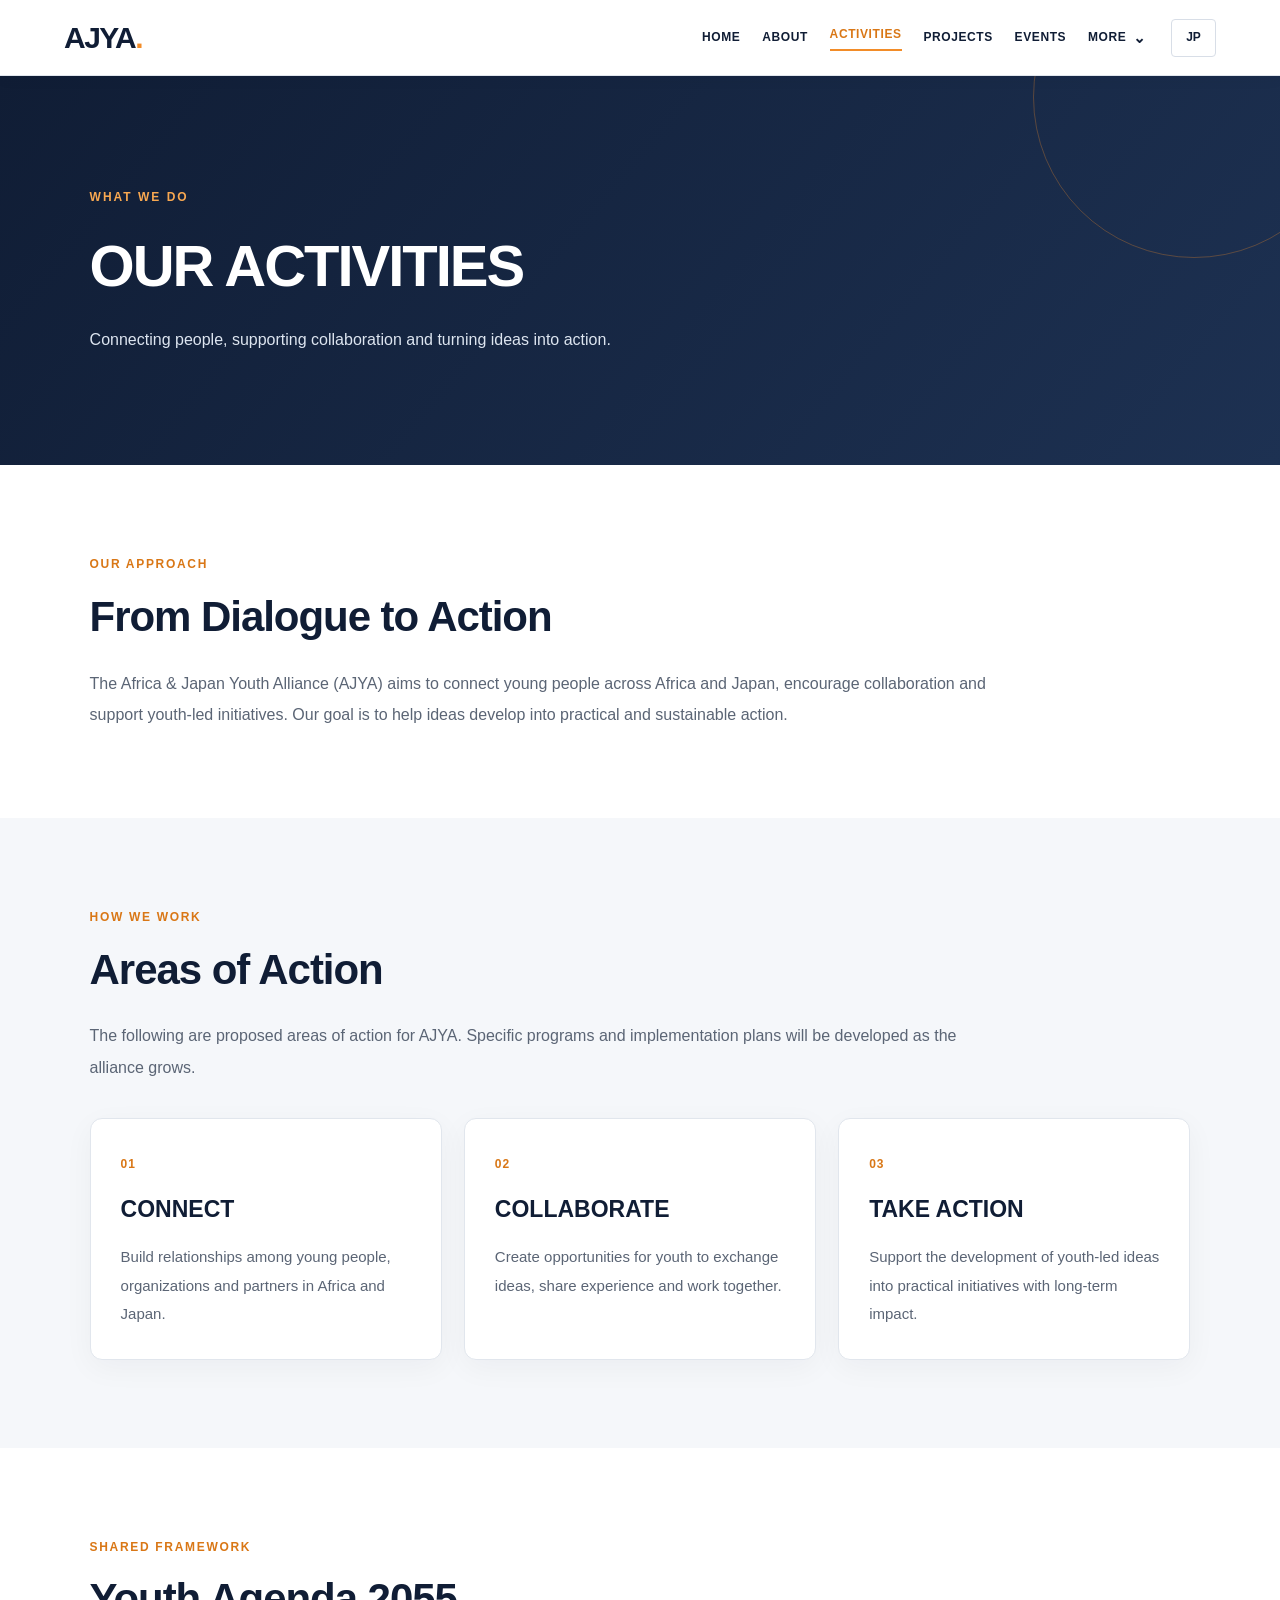
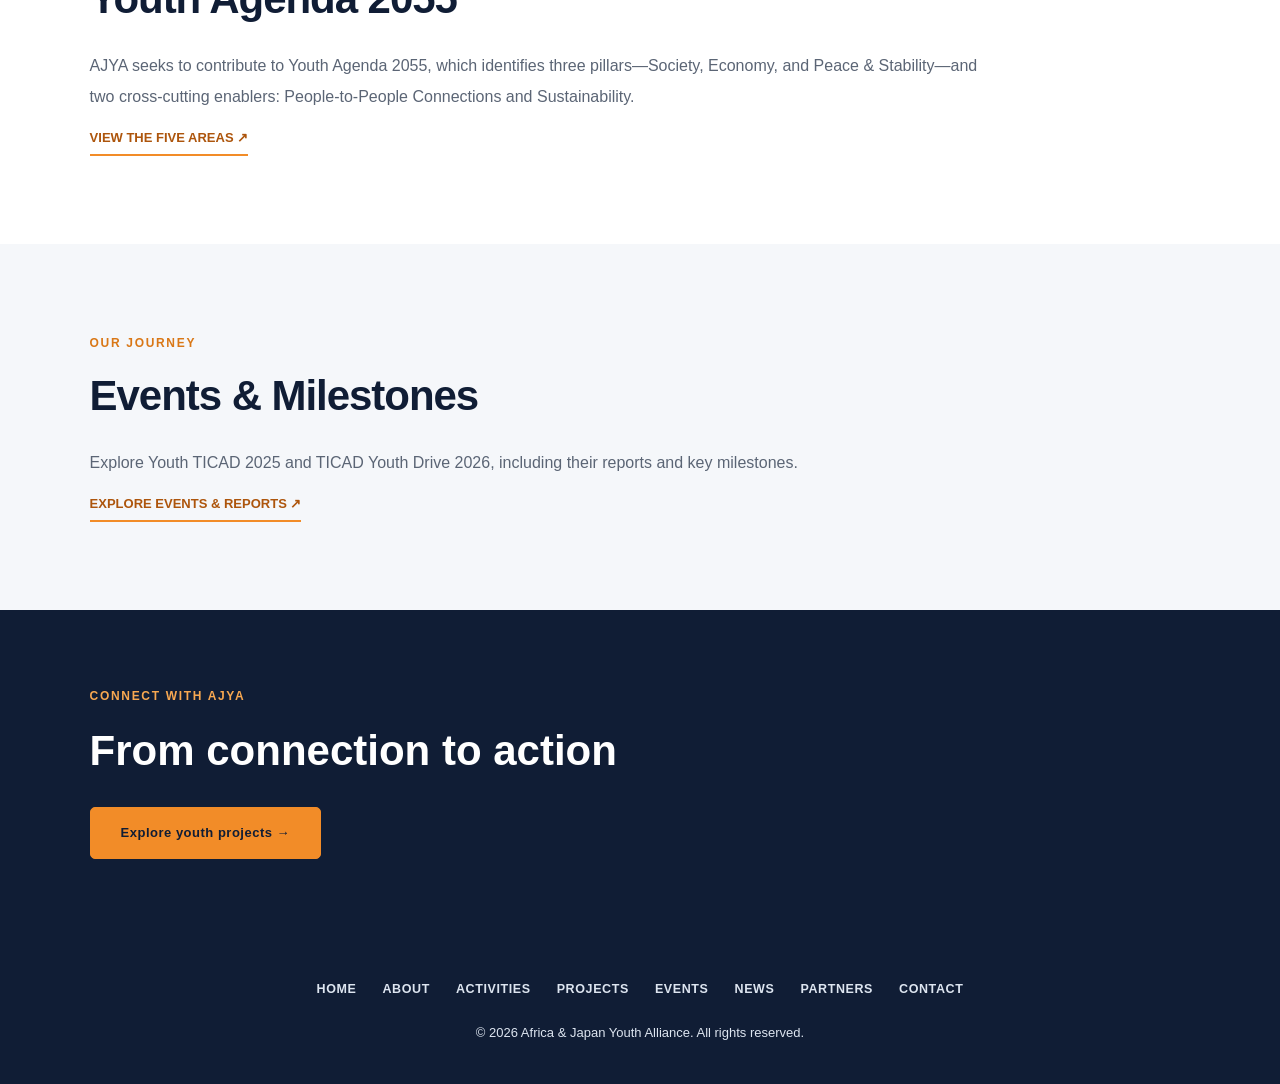
<file: activities.html>
<!DOCTYPE html>

<html lang="en">
<head>
<meta charset="utf-8"/>
<meta content="width=device-width, initial-scale=1.0" name="viewport"/>
<meta content="Explore the activities of Africa &amp; Japan Youth Alliance." name="description"/>
<title>Our Activities | AJYA</title>
<link href="style.css" rel="stylesheet"/>
<script defer="" src="script.js"></script>
</head>
<body class="renewal-inner page-activities">
<!-- HEADER -->
<header class="header">
<a class="logo" href="index.html#home">
      AJYA<span>.</span>
</a>
</header>
<main>
<!-- PAGE HERO -->
<section class="about-page-hero renewal-inner-hero">
<p class="subtitle">WHAT WE DO</p>
<h1 data-en="OUR ACTIVITIES" data-ja="私たちの活動">
        OUR ACTIVITIES
      </h1>
<p data-en="Connecting people, supporting collaboration and turning ideas into action." data-ja="人と人をつなぎ、協働を支え、アイデアを行動へ。">
        Connecting people, supporting collaboration
        and turning ideas into action.
      </p>
</section>
<!-- OUR APPROACH -->
<section class="section">
<p class="section-label">OUR APPROACH</p>
<h2 data-en="From Dialogue to Action" data-ja="対話から行動へ">
        From Dialogue to Action
      </h2>
<p data-en="The Africa &amp; Japan Youth Alliance (AJYA) aims to connect young people across Africa and Japan, encourage collaboration and support youth-led initiatives. Our goal is to help ideas develop into practical and sustainable action." data-ja="日アフリカユース連合（AJYA）は、アフリカと日本の若者をつなぎ、協働を促進し、若者主体の取り組みを支援することを目指しています。アイデアを実践的かつ持続可能な行動につなげることを目標としています。">
        The Africa &amp; Japan Youth Alliance (AJYA)
        aims to connect young people across Africa
        and Japan, encourage collaboration and
        support youth-led initiatives.
      </p>
</section>
<!-- THREE AREAS OF ACTION -->
<section class="section activities-section">
<p class="section-label">HOW WE WORK</p>
<h2 data-en="Areas of Action" data-ja="活動の方向性">
        Areas of Action
      </h2>
<p data-en="The following are proposed areas of action for AJYA. Specific programs and implementation plans will be developed as the alliance grows." data-ja="以下はAJYAが目指す活動の方向性です。具体的なプログラムや実施計画は、今後の活動の中で検討していきます。">
        The following are proposed areas of action
        for AJYA. Specific programs and implementation
        plans will be developed as the alliance grows.
      </p>
<div class="activity-grid">
<article class="activity-card">
<span class="agenda-number">01</span>
<h3 data-en="CONNECT" data-ja="つながる">
            CONNECT
          </h3>
<p data-en="Build relationships among young people, organizations and partners in Africa and Japan." data-ja="アフリカと日本の若者、団体、パートナーのつながりを築きます。">
            Build relationships among young people,
            organizations and partners in Africa
            and Japan.
          </p>
</article>
<article class="activity-card">
<span class="agenda-number">02</span>
<h3 data-en="COLLABORATE" data-ja="協働する">
            COLLABORATE
          </h3>
<p data-en="Create opportunities for youth to exchange ideas, share experience and work together." data-ja="若者がアイデアや経験を共有し、共に取り組む機会を生み出します。">
            Create opportunities for youth to
            exchange ideas, share experience
            and work together.
          </p>
</article>
<article class="activity-card">
<span class="agenda-number">03</span>
<h3 data-en="TAKE ACTION" data-ja="行動する">
            TAKE ACTION
          </h3>
<p data-en="Support the development of youth-led ideas into practical initiatives with long-term impact." data-ja="若者のアイデアを、長期的な成果につながる具体的な取り組みへと発展させることを支援します。">
            Support the development of youth-led
            ideas into practical initiatives
            with long-term impact.
          </p>
</article>
</div>
</section>
<!-- YOUTH AGENDA 2055 -->
<section class="section">
<p class="section-label">SHARED FRAMEWORK</p>
<h2>Youth Agenda 2055</h2>
<p data-en="AJYA seeks to contribute to Youth Agenda 2055, which identifies three pillars—Society, Economy, and Peace &amp; Stability—and two cross-cutting enablers: People-to-People Connections and Sustainability." data-ja="AJYAは、Youth Agenda 2055の実現への貢献を目指しています。このアジェンダは、「社会」「経済」「平和と安定」の3つの柱と、「人々のつながり」「持続可能性」の2つの横断的な基盤で構成されています。">
        AJYA seeks to contribute to Youth Agenda 2055,
        which identifies three pillars and two
        cross-cutting enablers.
      </p>
<a class="agenda-link" data-en="VIEW THE FIVE AREAS ↗" data-ja="5つの分野を見る ↗" href="index.html#youth-agenda-2055">
        VIEW THE FIVE AREAS ↗
      </a>
</section>
<!-- EVENTS -->
<section class="section activities-section">
<p class="section-label">OUR JOURNEY</p>
<h2 data-en="Events &amp; Milestones" data-ja="イベントとこれまでの歩み">
        Events &amp; Milestones
      </h2>
<p data-en="Explore Youth TICAD 2025 and TICAD Youth Drive 2026, including their reports and key milestones." data-ja="Youth TICAD 2025とTICAD Youth Drive 2026の活動報告や主な成果をご覧いただけます。">
        Explore Youth TICAD 2025 and
        TICAD Youth Drive 2026.
      </p>
<a class="agenda-link" data-en="EXPLORE EVENTS &amp; REPORTS ↗" data-ja="イベント・報告書を見る ↗" href="events.html">
        EXPLORE EVENTS &amp; REPORTS ↗
      </a>
</section>
<section class="renewal-inner-cta"><div class="renewal-shell"><p class="section-label">CONNECT WITH AJYA</p><h2 data-en="From connection to action" data-ja="つながりを、次の行動へ">From connection to action</h2><a class="btn" data-en="Explore youth projects →" data-ja="プロジェクトを見る →" href="projects.html">Explore youth projects →</a></div></section></main>
<footer>
<p>
      © 2026 Africa &amp; Japan Youth Alliance.
      All rights reserved.
    </p>
</footer>
</body>
</html>
</file>
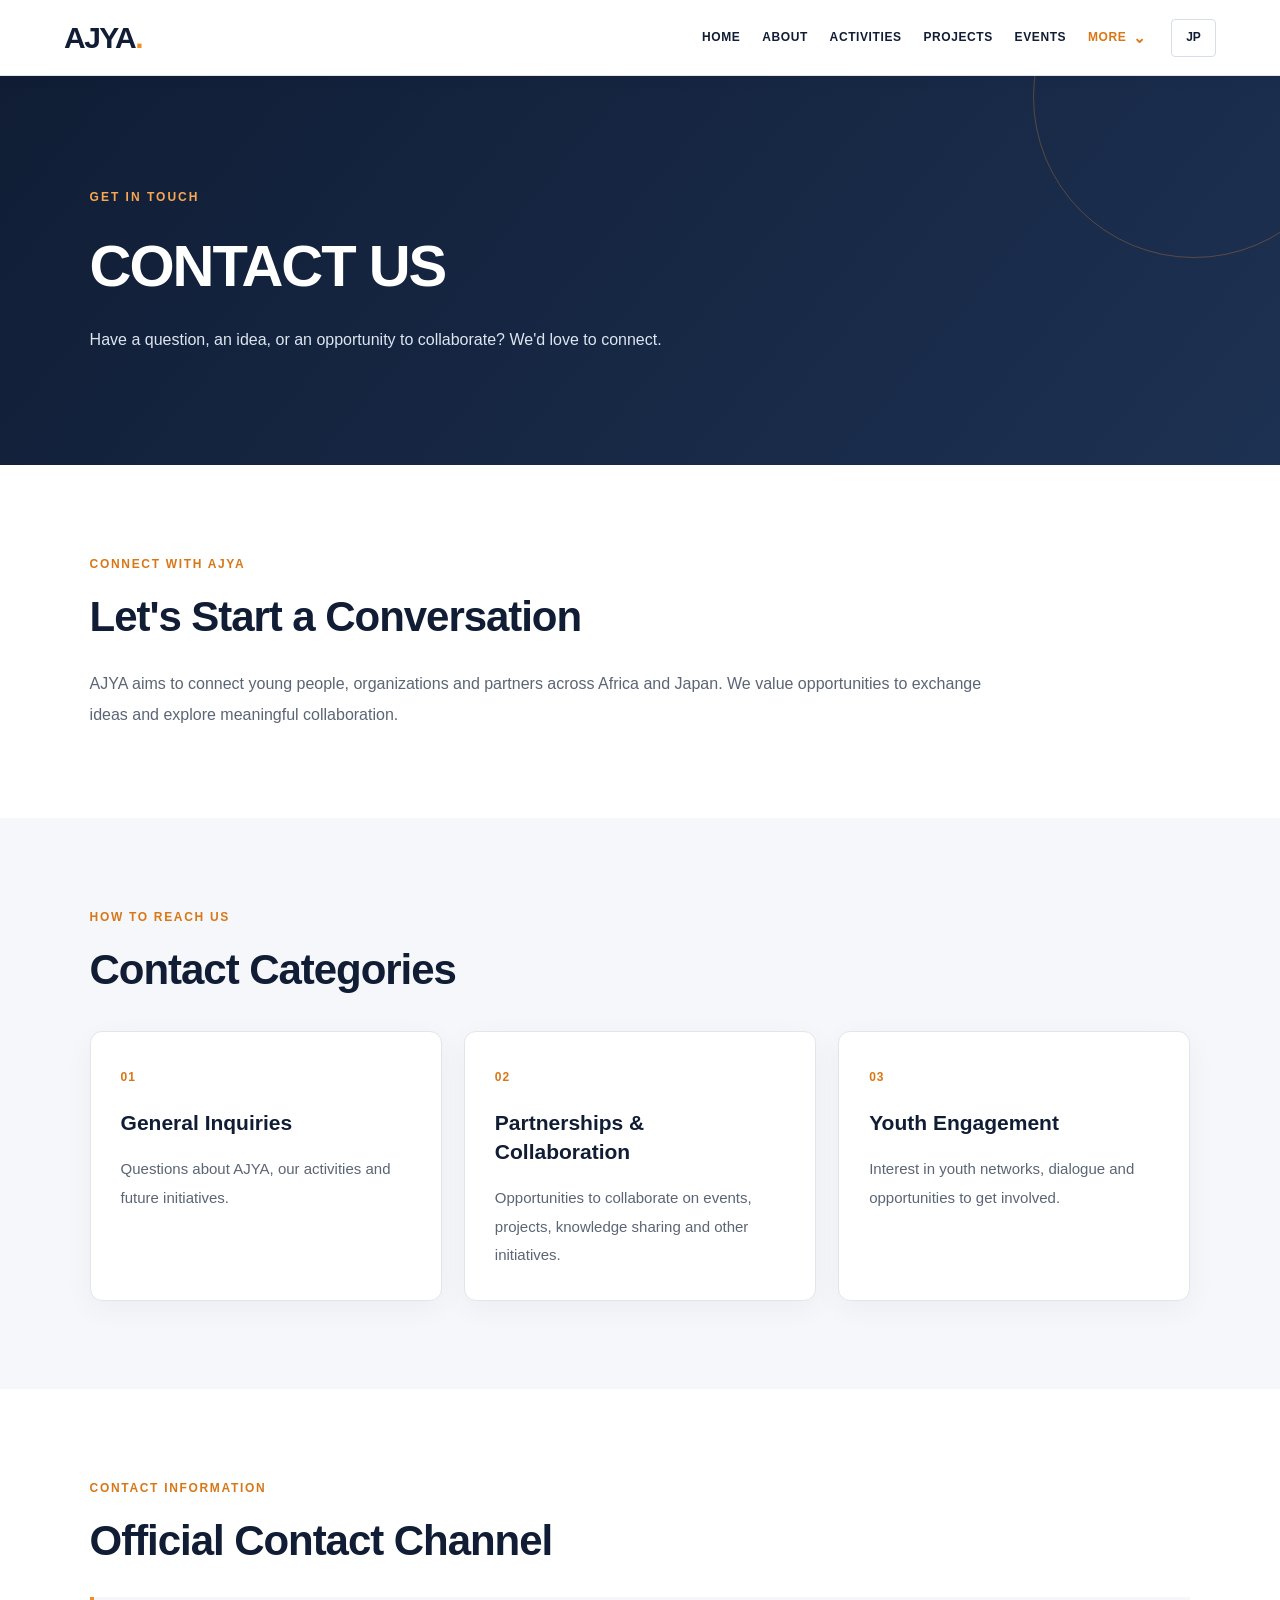
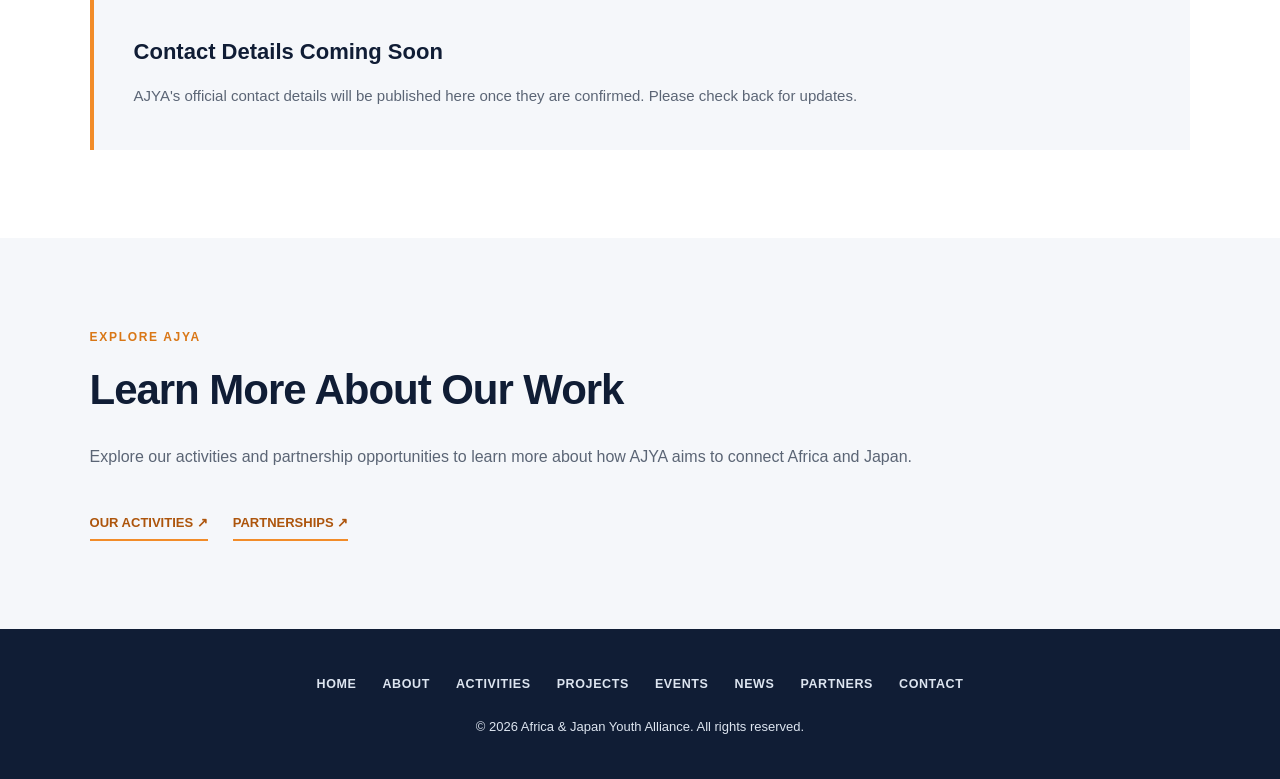
<file: contact.html>
<!DOCTYPE html>

<html lang="en">
<head>
<meta charset="utf-8"/>
<meta content="width=device-width, initial-scale=1.0" name="viewport"/>
<meta content="Contact the Africa &amp; Japan Youth Alliance (AJYA) for inquiries, collaboration and youth engagement." name="description"/>
<title>Contact Us | AJYA</title>
<link href="style.css" rel="stylesheet"/>
<script defer="" src="script.js"></script>
</head>
<body class="renewal-inner page-contact">
<!-- HEADER -->
<header class="header">
<a class="logo" href="index.html#home">
      AJYA<span>.</span>
</a>
</header>
<main>
<!-- PAGE HERO -->
<section class="about-page-hero renewal-inner-hero">
<p class="subtitle">GET IN TOUCH</p>
<h1 data-en="CONTACT US" data-ja="お問い合わせ">
        CONTACT US
      </h1>
<p data-en="Have a question, an idea, or an opportunity to collaborate? We'd love to connect." data-ja="ご質問やアイデア、協働のご相談などがありましたら、ぜひAJYAとのつながりをご検討ください。">
        Have a question, an idea, or an
        opportunity to collaborate?
        We'd love to connect.
      </p>
</section>
<!-- INTRODUCTION -->
<section class="section">
<p class="section-label">CONNECT WITH AJYA</p>
<h2 data-en="Let's Start a Conversation" data-ja="AJYAとつながる">
        Let's Start a Conversation
      </h2>
<p data-en="AJYA aims to connect young people, organizations and partners across Africa and Japan. We value opportunities to exchange ideas and explore meaningful collaboration." data-ja="日アフリカユース連合（AJYA）は、アフリカと日本の若者、組織、パートナーをつなぐことを目指しています。アイデアの共有や意義ある協働の機会を大切にしています。">
        AJYA aims to connect young people,
        organizations and partners across
        Africa and Japan. We value
        opportunities to exchange ideas
        and explore meaningful collaboration.
      </p>
</section>
<!-- CONTACT CATEGORIES -->
<section class="section contact-categories-section">
<p class="section-label">HOW TO REACH US</p>
<h2 data-en="Contact Categories" data-ja="お問い合わせ内容">
        Contact Categories
      </h2>
<div class="contact-category-grid">
<article class="contact-category-card">
<span class="agenda-number">01</span>
<h3 data-en="General Inquiries" data-ja="一般的なお問い合わせ">
            General Inquiries
          </h3>
<p data-en="Questions about AJYA, our activities and future initiatives." data-ja="AJYAの団体概要、活動内容、今後の取り組みに関するご質問。">
            Questions about AJYA, our activities
            and future initiatives.
          </p>
</article>
<article class="contact-category-card">
<span class="agenda-number">02</span>
<h3 data-en="Partnerships &amp; Collaboration" data-ja="協力・パートナーシップ">
            Partnerships &amp; Collaboration
          </h3>
<p data-en="Opportunities to collaborate on events, projects, knowledge sharing and other initiatives." data-ja="イベント、プロジェクト、知識共有などにおける協働のご相談。">
            Opportunities to collaborate on
            events, projects, knowledge sharing
            and other initiatives.
          </p>
</article>
<article class="contact-category-card">
<span class="agenda-number">03</span>
<h3 data-en="Youth Engagement" data-ja="若者の参加・交流">
            Youth Engagement
          </h3>
<p data-en="Interest in youth networks, dialogue and opportunities to get involved." data-ja="若者のネットワーク、対話、活動への参加機会に関するお問い合わせ。">
            Interest in youth networks,
            dialogue and opportunities
            to get involved.
          </p>
</article>
</div>
</section>
<!-- CONTACT CHANNEL -->
<section class="section">
<p class="section-label">CONTACT INFORMATION</p>
<h2 data-en="Official Contact Channel" data-ja="公式お問い合わせ窓口">
        Official Contact Channel
      </h2>
<div class="contact-information-box">
<h3 data-en="Contact Details Coming Soon" data-ja="お問い合わせ先を準備中">
          Contact Details Coming Soon
        </h3>
<p data-en="AJYA's official contact details will be published here once they are confirmed. Please check back for updates." data-ja="AJYAの公式連絡先が確定次第、こちらに掲載します。今後の更新をご確認ください。">
          AJYA's official contact details
          will be published here once they
          are confirmed. Please check back
          for updates.
        </p>
</div>
</section>
<!-- RELATED LINKS -->
<section class="section contact-categories-section">
<p class="section-label">EXPLORE AJYA</p>
<h2 data-en="Learn More About Our Work" data-ja="AJYAの活動について">
        Learn More About Our Work
      </h2>
<p data-en="Explore our activities and partnership opportunities to learn more about how AJYA aims to connect Africa and Japan." data-ja="AJYAの活動や協働の可能性について、各ページで詳しくご紹介しています。">
        Explore our activities and partnership
        opportunities to learn more about
        how AJYA aims to connect Africa
        and Japan.
      </p>
<div class="contact-related-links">
<a class="agenda-link" data-en="OUR ACTIVITIES ↗" data-ja="活動紹介を見る ↗" href="activities.html">
          OUR ACTIVITIES ↗
        </a>
<a class="agenda-link" data-en="PARTNERSHIPS ↗" data-ja="パートナーシップを見る ↗" href="partners.html">
          PARTNERSHIPS ↗
        </a>
</div>
</section>
</main>
<footer>
<p>
      © 2026 Africa &amp; Japan Youth Alliance.
      All rights reserved.
    </p>
</footer>
</body>
</html>
</file>
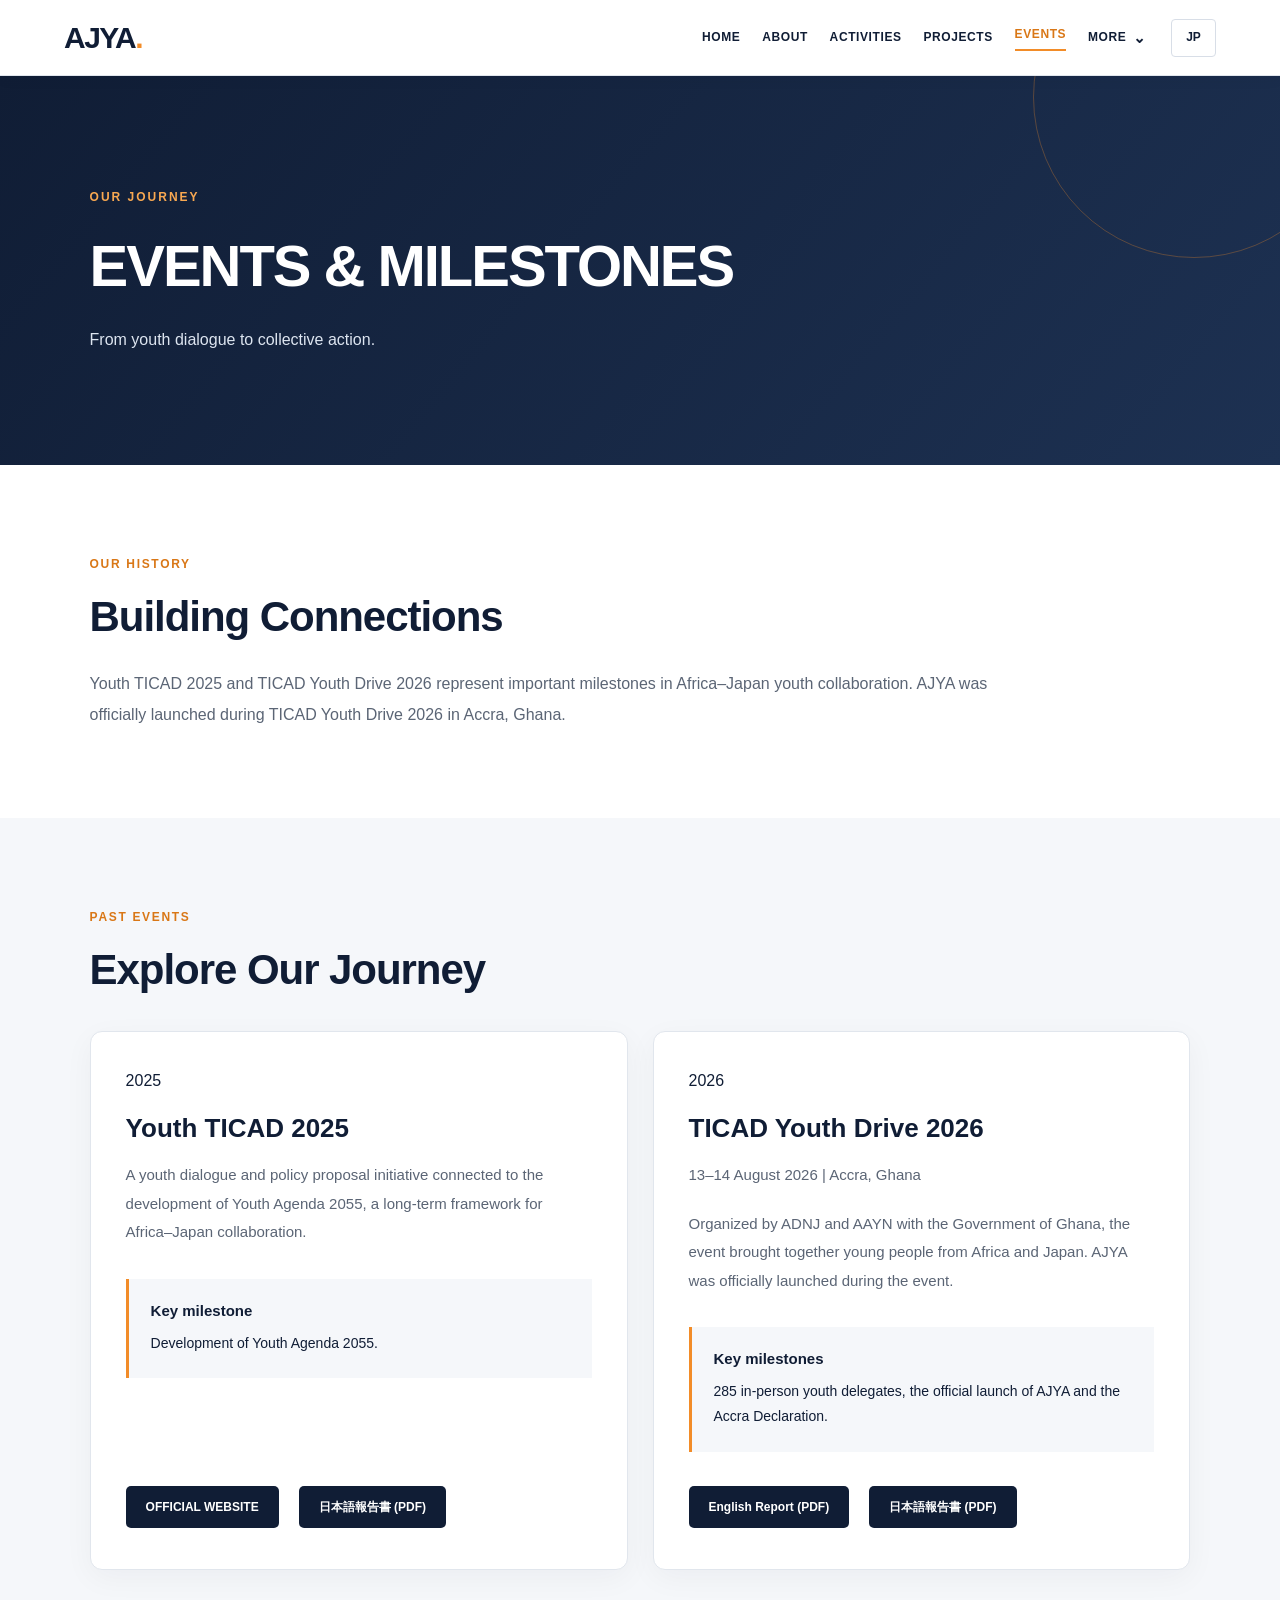
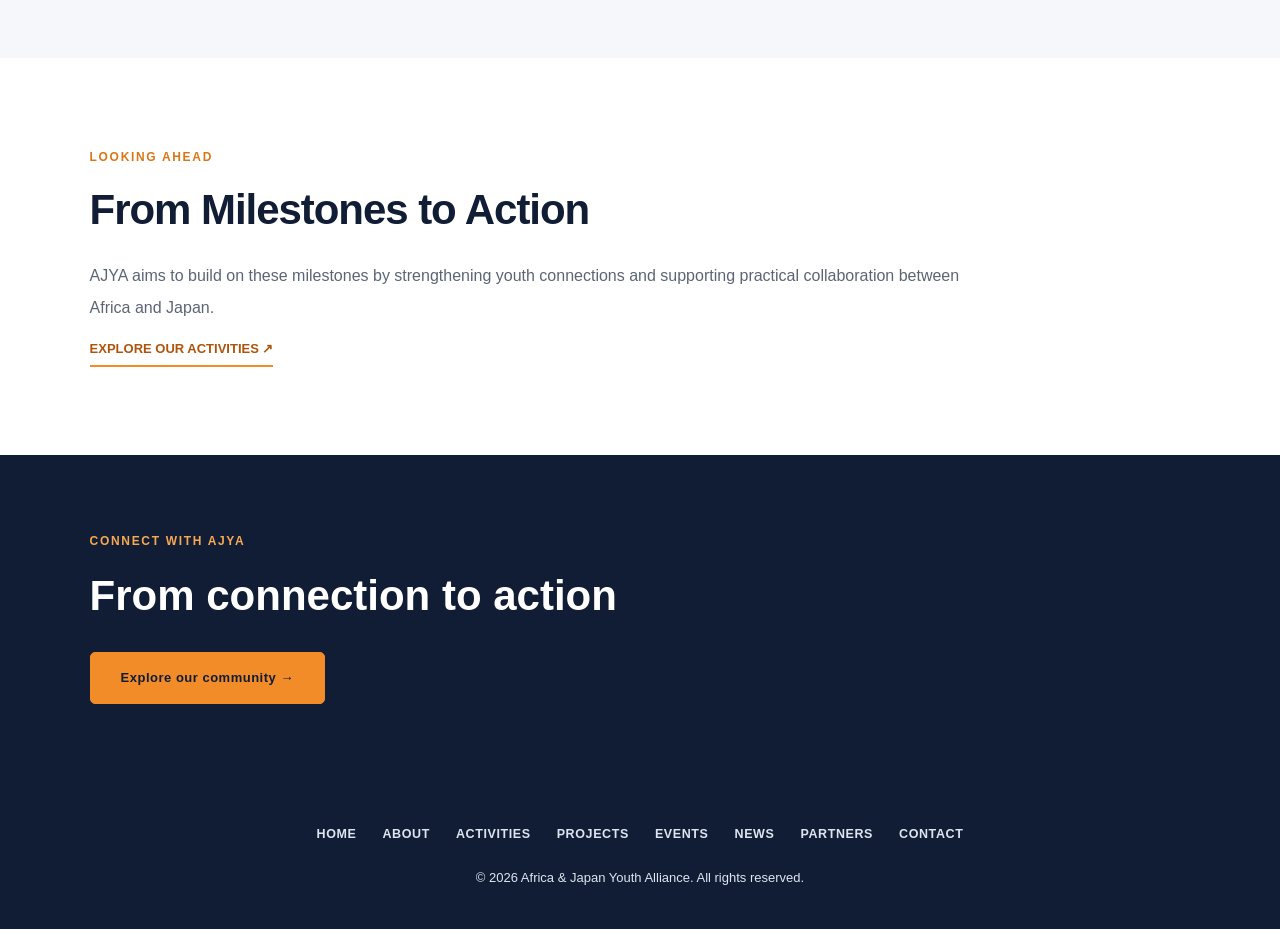
<file: events.html>
<!DOCTYPE html>

<html lang="en">
<head>
<meta charset="utf-8"/>
<meta content="width=device-width, initial-scale=1.0" name="viewport"/>
<meta content="Events and milestones connected to the Africa &amp; Japan Youth Alliance." name="description"/>
<title>Events &amp; Milestones | AJYA</title>
<link href="style.css" rel="stylesheet"/>
<script defer="" src="script.js"></script>
</head>
<body class="renewal-inner page-events">
<!-- HEADER -->
<header class="header">
<a class="logo" href="index.html#home">
      AJYA<span>.</span>
</a>
</header>
<main>
<!-- PAGE HERO -->
<section class="about-page-hero renewal-inner-hero">
<p class="subtitle">OUR JOURNEY</p>
<h1 data-en="EVENTS &amp; MILESTONES" data-ja="イベントとこれまでの歩み">
        EVENTS &amp; MILESTONES
      </h1>
<p data-en="From youth dialogue to collective action." data-ja="若者の対話から、具体的な行動へ。">
        From youth dialogue to collective action.
      </p>
</section>
<!-- INTRODUCTION -->
<section class="section">
<p class="section-label">OUR HISTORY</p>
<h2 data-en="Building Connections" data-ja="つながりを築く">
        Building Connections
      </h2>
<p data-en="Youth TICAD 2025 and TICAD Youth Drive 2026 represent important milestones in Africa–Japan youth collaboration. AJYA was officially launched during TICAD Youth Drive 2026 in Accra, Ghana." data-ja="Youth TICAD 2025とTICAD Youth Drive 2026は、アフリカと日本の若者の協働における重要な節目です。日アフリカユース連合（AJYA）は、2026年にガーナ・アクラで開催されたTICAD Youth Drive 2026において正式に発足しました。">
        Youth TICAD 2025 and TICAD Youth Drive 2026
        represent important milestones in
        Africa–Japan youth collaboration.
        AJYA was officially launched during
        TICAD Youth Drive 2026 in Accra, Ghana.
      </p>
</section>
<!-- EVENT HISTORY -->
<section class="section events-page-section">
<p class="section-label">PAST EVENTS</p>
<h2 data-en="Explore Our Journey" data-ja="これまでのイベント">
        Explore Our Journey
      </h2>
<div class="events-page-grid">
<!-- 2025 -->
<article class="events-page-card">
<span class="event-year">2025</span>
<h3>Youth TICAD 2025</h3>
<p data-en="A youth dialogue and policy proposal initiative connected to the development of Youth Agenda 2055, a long-term framework for Africa–Japan collaboration." data-ja="アフリカと日本の長期的な協働の指針となるYouth Agenda 2055の策定につながった、若者による対話と政策提言の取り組みです。">
            A youth dialogue and policy proposal
            initiative connected to the development
            of Youth Agenda 2055.
          </p>
<div class="event-highlights">
<h4 data-en="Key milestone" data-ja="主な成果">
              Key milestone
            </h4>
<p data-en="Development of Youth Agenda 2055." data-ja="Youth Agenda 2055の策定。">
              Development of Youth Agenda 2055.
            </p>
</div>
<div class="event-actions">
<a class="report-button" data-en="OFFICIAL WEBSITE" data-ja="公式サイト" href="https://www.youthticad2025.org/" rel="noopener noreferrer" target="_blank">
              OFFICIAL WEBSITE
            </a>
<a class="report-button report-button-light" href="reports/youth-drive-2025-ja.pdf" rel="noopener noreferrer" target="_blank">日本語報告書 (PDF)</a>
</div>
</article>
<!-- 2026 -->
<article class="events-page-card">
<span class="event-year">2026</span>
<h3>TICAD Youth Drive 2026</h3>
<p class="event-date">
            13–14 August 2026 | Accra, Ghana
          </p>
<p data-en="Organized by ADNJ and AAYN with the Government of Ghana, the event brought together young people from Africa and Japan. AJYA was officially launched during the event." data-ja="ADNJとAAYNがガーナ政府とともに主催したイベントで、アフリカと日本の若者が集まりました。このイベントで日アフリカユース連合（AJYA）が正式に発足しました。">
            Organized by ADNJ and AAYN with
            the Government of Ghana, the event
            brought together young people from
            Africa and Japan. AJYA was officially
            launched during the event.
          </p>
<div class="event-highlights">
<h4 data-en="Key milestones" data-ja="主な成果">
              Key milestones
            </h4>
<p data-en="285 in-person youth delegates, the official launch of AJYA and the Accra Declaration." data-ja="285名の若者が現地参加。AJYAの正式発足とアクラ宣言の採択。">
              285 in-person youth delegates,
              the official launch of AJYA and
              the Accra Declaration.
            </p>
</div>
<div class="event-actions">
<a class="report-button" href="reports/youth-drive-2026-en.pdf" rel="noopener noreferrer" target="_blank">
              English Report (PDF)
            </a>
<a class="report-button report-button-light" href="reports/youth-drive-2026-ja.pdf" rel="noopener noreferrer" target="_blank">
              日本語報告書 (PDF)
            </a>
</div>
</article>
</div>
</section>
<!-- NEXT STEPS -->
<section class="section">
<p class="section-label">LOOKING AHEAD</p>
<h2 data-en="From Milestones to Action" data-ja="これまでの成果を次の行動へ">
        From Milestones to Action
      </h2>
<p data-en="AJYA aims to build on these milestones by strengthening youth connections and supporting practical collaboration between Africa and Japan." data-ja="日アフリカユース連合（AJYA）は、これまでの成果を基盤に、若者同士のつながりを強化し、アフリカと日本の実践的な協働を支援していくことを目指します。">
        AJYA aims to build on these milestones
        by strengthening youth connections and
        supporting practical collaboration
        between Africa and Japan.
      </p>
<a class="agenda-link" data-en="EXPLORE OUR ACTIVITIES ↗" data-ja="AJYAの活動を見る ↗" href="activities.html">
        EXPLORE OUR ACTIVITIES ↗
      </a>
</section>
<section class="renewal-inner-cta"><div class="renewal-shell"><p class="section-label">CONNECT WITH AJYA</p><h2 data-en="From connection to action" data-ja="つながりを、次の行動へ">From connection to action</h2><a class="btn" data-en="Explore our community →" data-ja="AJYAについて →" href="about.html">Explore our community →</a></div></section></main>
<footer>
<p>
      © 2026 Africa &amp; Japan Youth Alliance.
      All rights reserved.
    </p>
</footer>
</body>
</html>
</file>
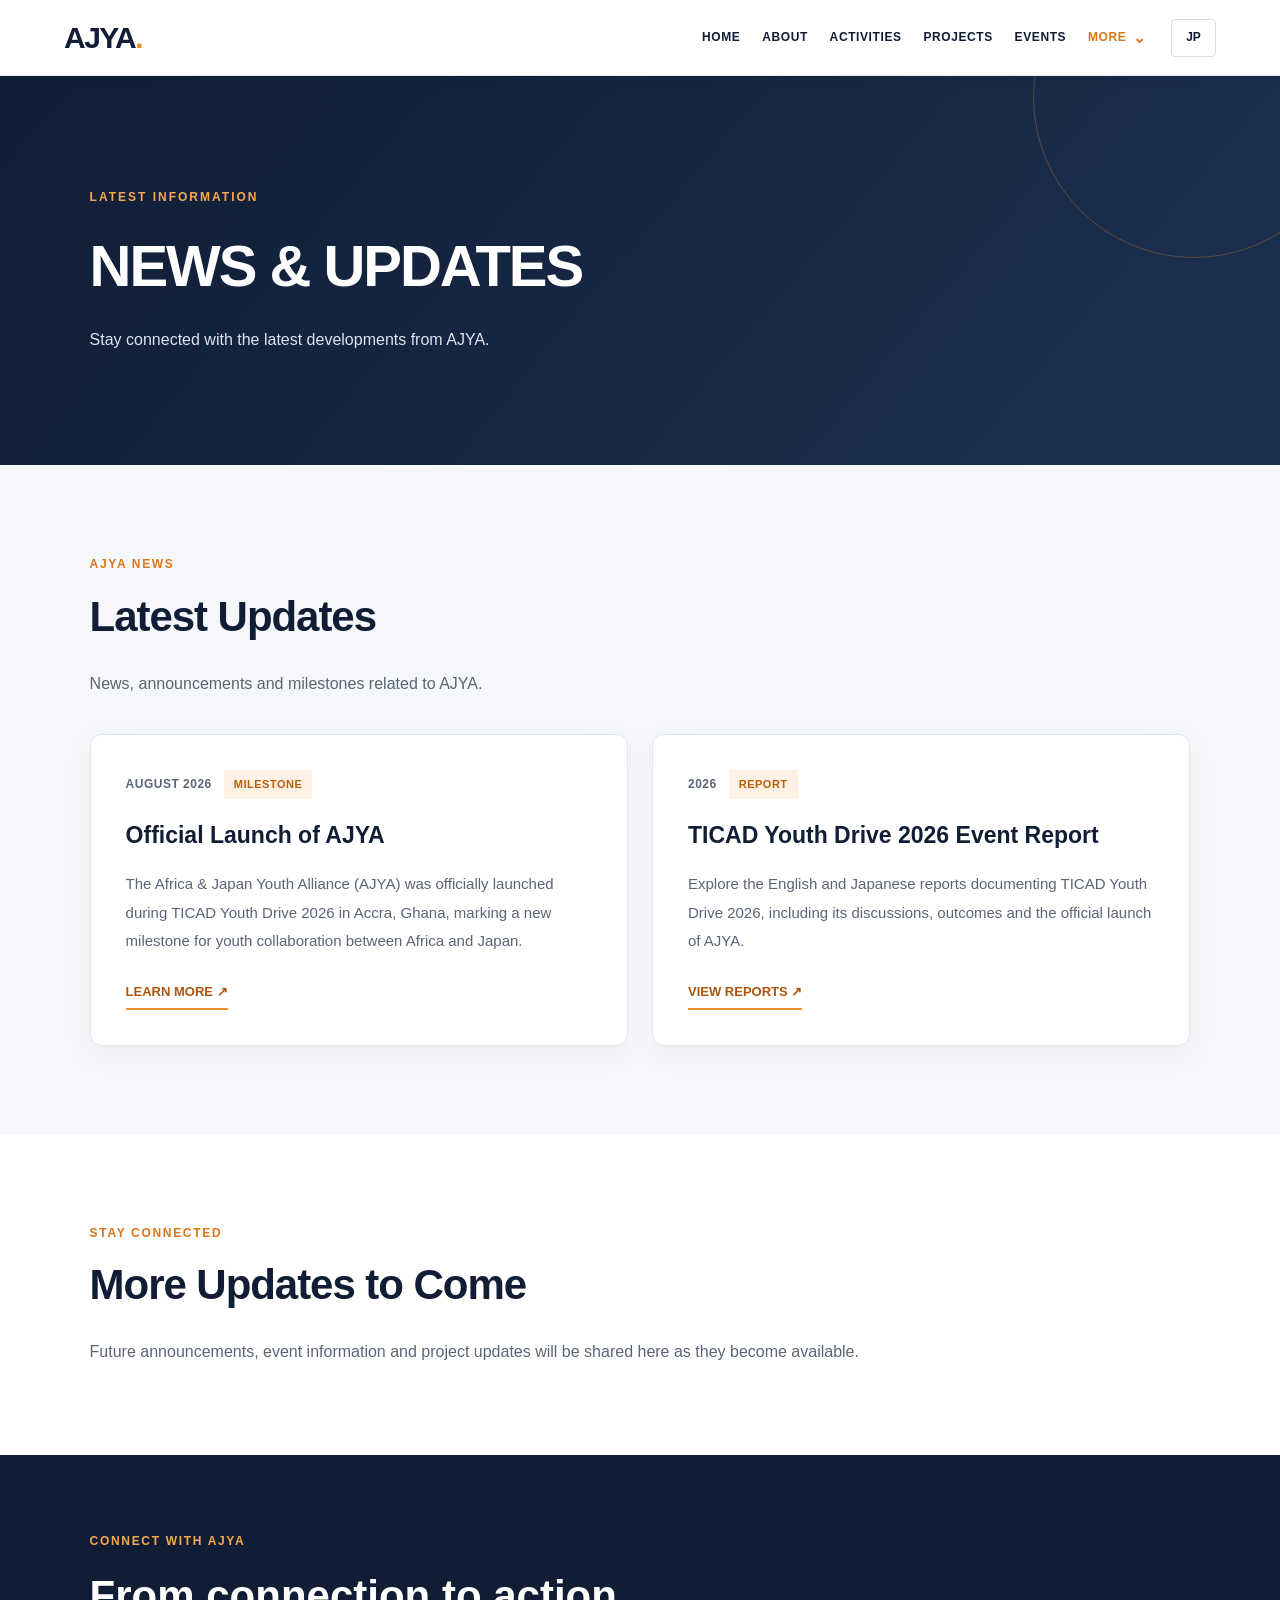
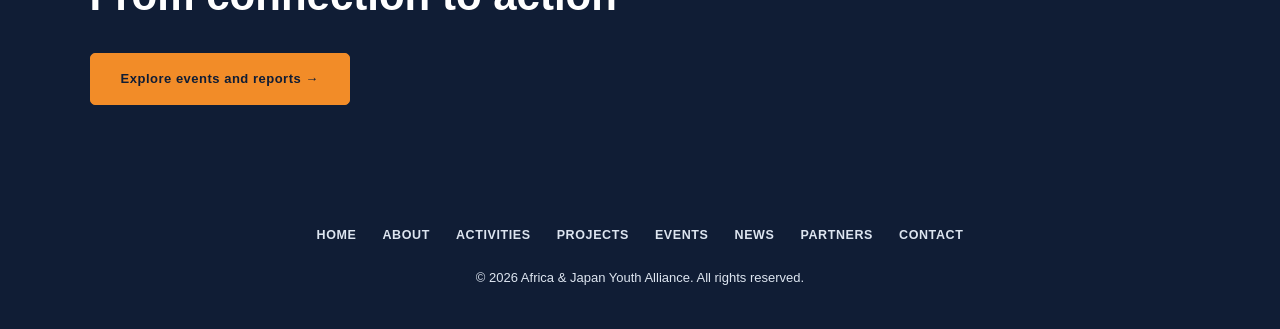
<file: news.html>
<!DOCTYPE html>

<html lang="en">
<head>
<meta charset="utf-8"/>
<meta content="width=device-width, initial-scale=1.0" name="viewport"/>
<meta content="Latest news and updates from the Africa &amp; Japan Youth Alliance." name="description"/>
<title>News &amp; Updates | AJYA</title>
<link href="style.css" rel="stylesheet"/>
<script defer="" src="script.js"></script>
</head>
<body class="renewal-inner page-news">
<!-- HEADER -->
<header class="header">
<a class="logo" href="index.html#home">
      AJYA<span>.</span>
</a>
</header>
<main>
<!-- PAGE HERO -->
<section class="about-page-hero renewal-inner-hero">
<p class="subtitle">LATEST INFORMATION</p>
<h1 data-en="NEWS &amp; UPDATES" data-ja="ニュース・お知らせ">
        NEWS &amp; UPDATES
      </h1>
<p data-en="Stay connected with the latest developments from AJYA." data-ja="日アフリカユース連合（AJYA）の最新情報をお届けします。">
        Stay connected with the latest
        developments from AJYA.
      </p>
</section>
<!-- NEWS LIST -->
<section class="section news-section">
<p class="section-label">AJYA NEWS</p>
<h2 data-en="Latest Updates" data-ja="最新のお知らせ">
        Latest Updates
      </h2>
<p data-en="News, announcements and milestones related to AJYA." data-ja="AJYAに関するお知らせや主な出来事を紹介します。">
        News, announcements and milestones
        related to AJYA.
      </p>
<div class="news-grid">
<!-- NEWS ITEM 1 -->
<article class="news-card">
<div class="news-meta">
<span class="news-date">AUGUST 2026</span>
<span class="news-category">MILESTONE</span>
</div>
<h3 data-en="Official Launch of AJYA" data-ja="日アフリカユース連合（AJYA）が正式発足">
            Official Launch of AJYA
          </h3>
<p data-en="The Africa &amp; Japan Youth Alliance (AJYA) was officially launched during TICAD Youth Drive 2026 in Accra, Ghana, marking a new milestone for youth collaboration between Africa and Japan." data-ja="2026年8月、ガーナ・アクラで開催されたTICAD Youth Drive 2026において、日アフリカユース連合（AJYA）が正式に発足しました。アフリカと日本の若者の協働における新たな節目となりました。">
            The Africa &amp; Japan Youth Alliance
            (AJYA) was officially launched
            during TICAD Youth Drive 2026
            in Accra, Ghana.
          </p>
<a class="news-readmore" data-en="LEARN MORE ↗" data-ja="詳しく見る ↗" href="events.html">
            LEARN MORE ↗
          </a>
</article>
<!-- NEWS ITEM 2 -->
<article class="news-card">
<div class="news-meta">
<span class="news-date">2026</span>
<span class="news-category">REPORT</span>
</div>
<h3 data-en="TICAD Youth Drive 2026 Event Report" data-ja="TICAD Youth Drive 2026 報告書">
            TICAD Youth Drive 2026 Event Report
          </h3>
<p data-en="Explore the English and Japanese reports documenting TICAD Youth Drive 2026, including its discussions, outcomes and the official launch of AJYA." data-ja="TICAD Youth Drive 2026の議論、成果、AJYAの正式発足についてまとめた英語版・日本語版の報告書をご覧いただけます。">
            Explore the English and Japanese
            reports documenting TICAD Youth
            Drive 2026.
          </p>
<a class="news-readmore" data-en="VIEW REPORTS ↗" data-ja="報告書を見る ↗" href="events.html">
            VIEW REPORTS ↗
          </a>
</article>
</div>
</section>
<!-- MORE INFORMATION -->
<section class="section">
<p class="section-label">STAY CONNECTED</p>
<h2 data-en="More Updates to Come" data-ja="今後のお知らせ">
        More Updates to Come
      </h2>
<p data-en="Future announcements, event information and project updates will be shared here as they become available." data-ja="今後のイベント情報やプロジェクトの進捗などを、決まり次第こちらでお知らせします。">
        Future announcements, event information
        and project updates will be shared here
        as they become available.
      </p>
</section>
<section class="renewal-inner-cta"><div class="renewal-shell"><p class="section-label">CONNECT WITH AJYA</p><h2 data-en="From connection to action" data-ja="つながりを、次の行動へ">From connection to action</h2><a class="btn" data-en="Explore events and reports →" data-ja="イベント・報告書を見る →" href="events.html">Explore events and reports →</a></div></section></main>
<footer>
<p>
      © 2026 Africa &amp; Japan Youth Alliance.
      All rights reserved.
    </p>
</footer>
</body>
</html>
</file>
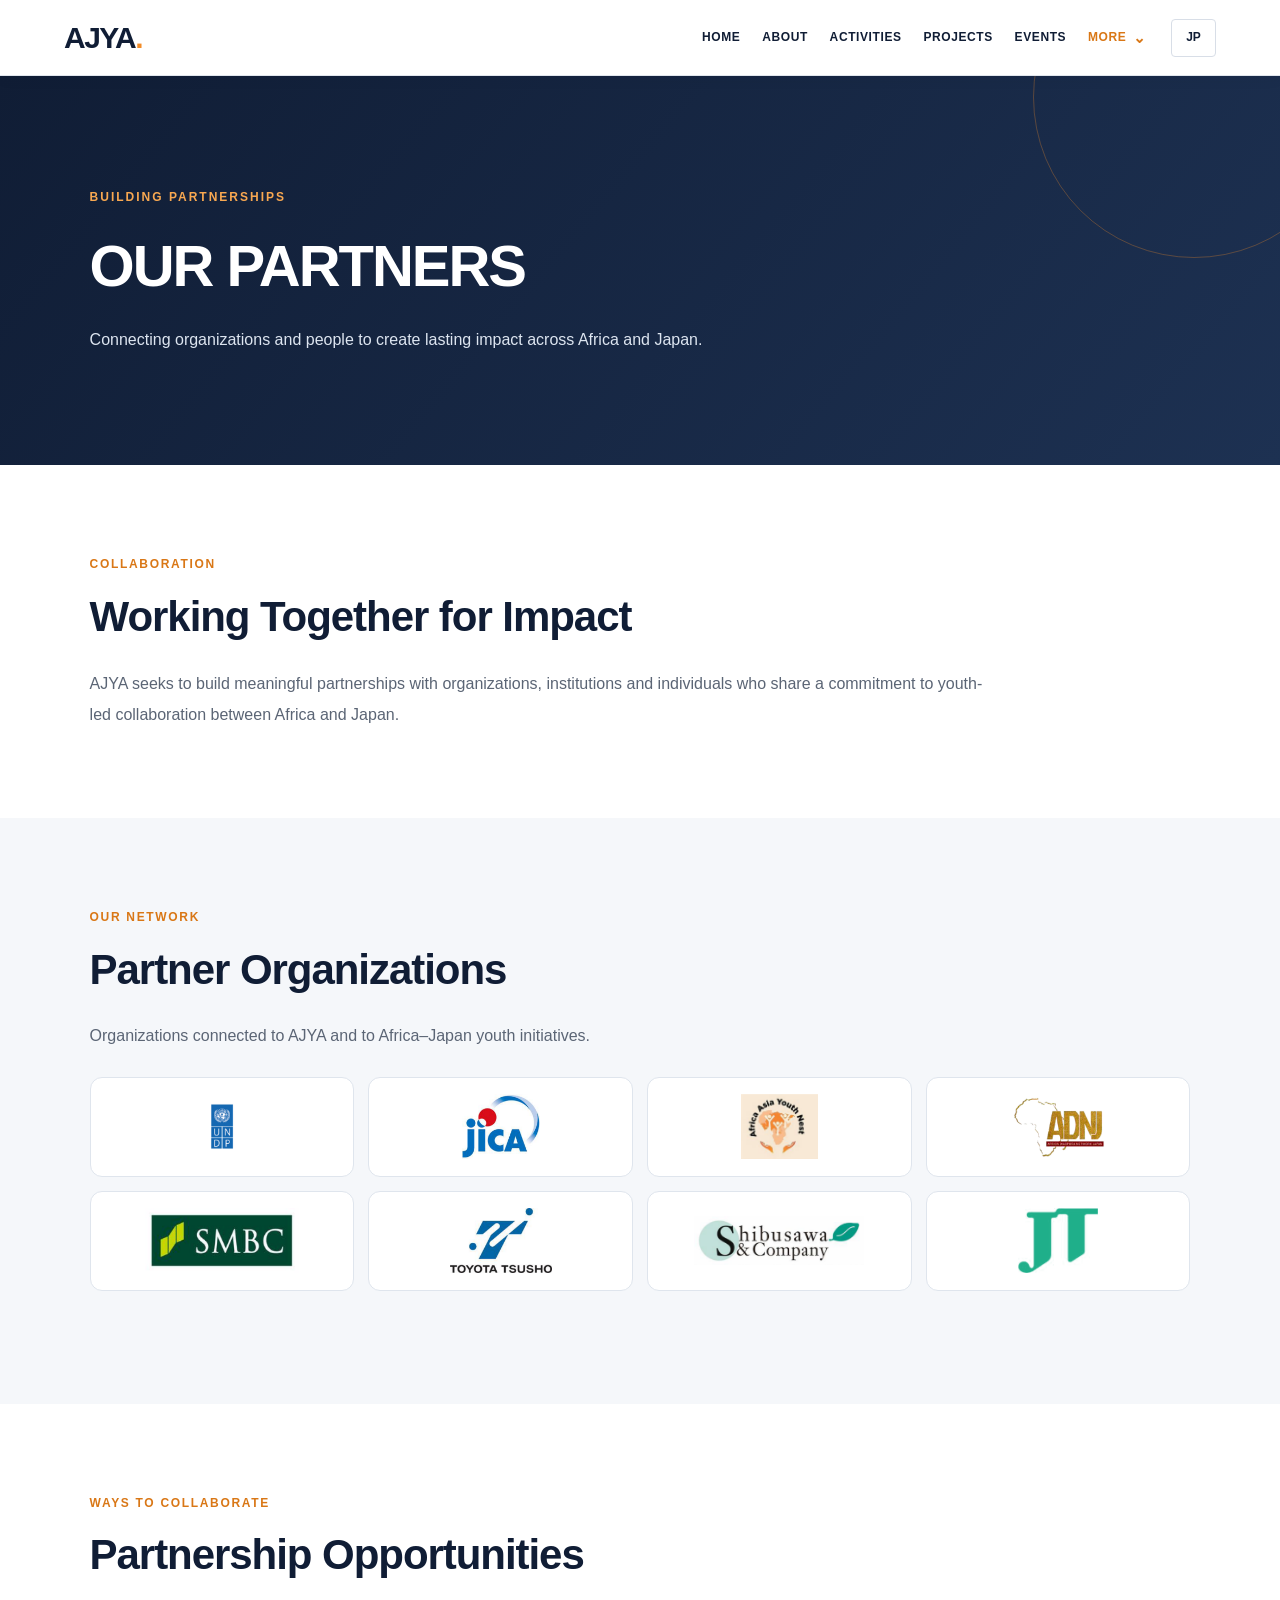
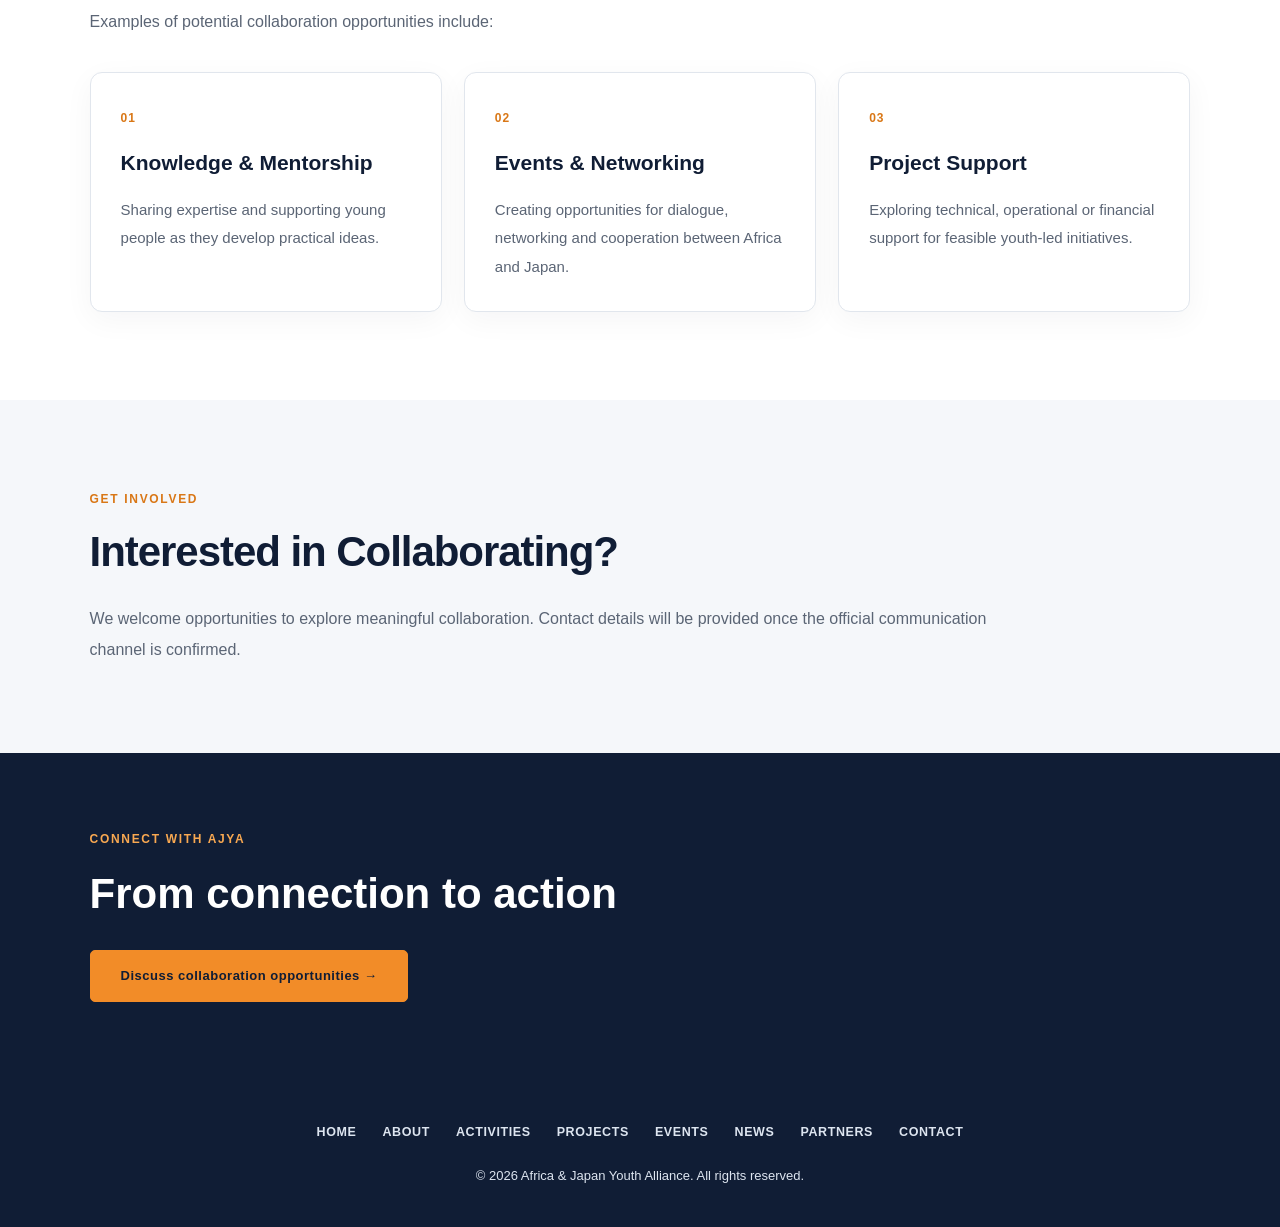
<file: partners.html>
<!DOCTYPE html>

<html lang="en">
<head>
<meta charset="utf-8"/>
<meta content="width=device-width, initial-scale=1.0" name="viewport"/>
<meta content="Partnerships and collaboration opportunities with the Africa &amp; Japan Youth Alliance." name="description"/>
<title>Our Partners | AJYA</title>
<link href="style.css" rel="stylesheet"/>
<script defer="" src="script.js"></script>
</head>
<body class="renewal-inner page-partners">
<!-- HEADER -->
<header class="header">
<a class="logo" href="index.html#home">
      AJYA<span>.</span>
</a>
</header>
<main>
<!-- HERO -->
<section class="about-page-hero renewal-inner-hero">
<p class="subtitle">BUILDING PARTNERSHIPS</p>
<h1 data-en="OUR PARTNERS" data-ja="パートナー">
        OUR PARTNERS
      </h1>
<p data-en="Connecting organizations and people to create lasting impact across Africa and Japan." data-ja="アフリカと日本の組織や人々をつなぎ、持続的な成果を目指します。">
        Connecting organizations and people
        to create lasting impact across
        Africa and Japan.
      </p>
</section>
<!-- INTRODUCTION -->
<section class="section">
<p class="section-label">COLLABORATION</p>
<h2 data-en="Working Together for Impact" data-ja="協働によって成果を生み出す">
        Working Together for Impact
      </h2>
<p data-en="AJYA seeks to build meaningful partnerships with organizations, institutions and individuals who share a commitment to youth-led collaboration between Africa and Japan." data-ja="日アフリカユース連合（AJYA）は、アフリカと日本の若者主体の協働を支えるため、理念を共有する組織・機関・個人とのパートナーシップ構築を目指しています。">
        AJYA seeks to build meaningful
        partnerships with organizations,
        institutions and individuals who
        share a commitment to youth-led
        collaboration between Africa and Japan.
      </p>
</section>
<!-- PARTNER DIRECTORY -->
<section class="section partners-directory">
<p class="section-label">OUR NETWORK</p>
<h2 data-en="Partner Organizations" data-ja="パートナー団体">
        Partner Organizations
      </h2>
<p data-en="Organizations connected to AJYA and to Africa–Japan youth initiatives." data-ja="AJYAおよびアフリカと日本の若者の取り組みに関わる団体・企業を紹介します。">
        Organizations connected to AJYA and to
        Africa–Japan youth initiatives.
      </p>
<div class="aj-logo-grid"><div class="aj-logo-tile"><img alt="UNDP logo" data-logo="1" src="logos/undp.png"/><span>UNDP</span></div><div class="aj-logo-tile"><img alt="JICA logo" data-logo="1" src="logos/jica.png"/><span>JICA</span></div><div class="aj-logo-tile"><img alt="AAYN logo" data-logo="1" src="logos/aayn.png"/><span>AAYN</span></div><div class="aj-logo-tile"><img alt="ADNJ logo" data-logo="1" src="logos/adnj.png"/><span>ADNJ</span></div><div class="aj-logo-tile"><img alt="SMBC logo" data-logo="1" src="logos/smbc.png"/><span>SMBC</span></div><div class="aj-logo-tile"><img alt="豊田通商 logo" data-logo="1" src="logos/toyota-tsusho.png"/><span>豊田通商</span></div><div class="aj-logo-tile"><img alt="渋沢アンドカンパニー logo" data-logo="1" src="logos/shibusawa.png"/><span>渋沢アンドカンパニー</span></div><div class="aj-logo-tile"><img alt="JT logo" data-logo="1" src="logos/jt.png"/><span>JT</span></div></div>
</section>
<!-- COLLABORATION OPPORTUNITIES -->
<section class="section">
<p class="section-label">WAYS TO COLLABORATE</p>
<h2 data-en="Partnership Opportunities" data-ja="協働の可能性">
        Partnership Opportunities
      </h2>
<p data-en="Examples of potential collaboration opportunities include:" data-ja="協働の可能性として、以下のような取り組みが考えられます。">
        Examples of potential collaboration
        opportunities include:
      </p>
<div class="partner-types-grid">
<article class="partner-type-card">
<span class="agenda-number">01</span>
<h3 data-en="Knowledge &amp; Mentorship" data-ja="知識・メンタリング">
            Knowledge &amp; Mentorship
          </h3>
<p data-en="Sharing expertise and supporting young people as they develop practical ideas." data-ja="専門知識の共有や助言を通じて、若者による実践的なアイデアの形成を支援します。">
            Sharing expertise and supporting
            young people as they develop
            practical ideas.
          </p>
</article>
<article class="partner-type-card">
<span class="agenda-number">02</span>
<h3 data-en="Events &amp; Networking" data-ja="イベント・交流">
            Events &amp; Networking
          </h3>
<p data-en="Creating opportunities for dialogue, networking and cooperation between Africa and Japan." data-ja="アフリカと日本の間で、対話・交流・協力の機会を創出します。">
            Creating opportunities for dialogue,
            networking and cooperation
            between Africa and Japan.
          </p>
</article>
<article class="partner-type-card">
<span class="agenda-number">03</span>
<h3 data-en="Project Support" data-ja="プロジェクト支援">
            Project Support
          </h3>
<p data-en="Exploring technical, operational or financial support for feasible youth-led initiatives." data-ja="実現可能な若者主体の取り組みに対して、技術面・運営面・資金面での支援を検討します。">
            Exploring technical, operational
            or financial support for feasible
            youth-led initiatives.
          </p>
</article>
</div>
</section>
<!-- CONTACT -->
<section class="section partners-contact-section">
<p class="section-label">GET INVOLVED</p>
<h2 data-en="Interested in Collaborating?" data-ja="AJYAとの協働に関心がありますか？">
        Interested in Collaborating?
      </h2>
<p data-en="We welcome opportunities to explore meaningful collaboration. Contact details will be provided once the official communication channel is confirmed." data-ja="AJYAは意義ある協働の機会を大切にしています。公式の連絡窓口が確定次第、こちらでご案内します。">
        We welcome opportunities to explore
        meaningful collaboration. Contact
        details will be provided once the
        official communication channel
        is confirmed.
      </p>
</section>
<section class="renewal-inner-cta"><div class="renewal-shell"><p class="section-label">CONNECT WITH AJYA</p><h2 data-en="From connection to action" data-ja="つながりを、次の行動へ">From connection to action</h2><a class="btn" data-en="Discuss collaboration opportunities →" data-ja="協働について確認する →" href="contact.html">Discuss collaboration opportunities →</a></div></section></main>
<footer>
<p>
      © 2026 Africa &amp; Japan Youth Alliance.
      All rights reserved.
    </p>
</footer>
</body>
</html>
</file>
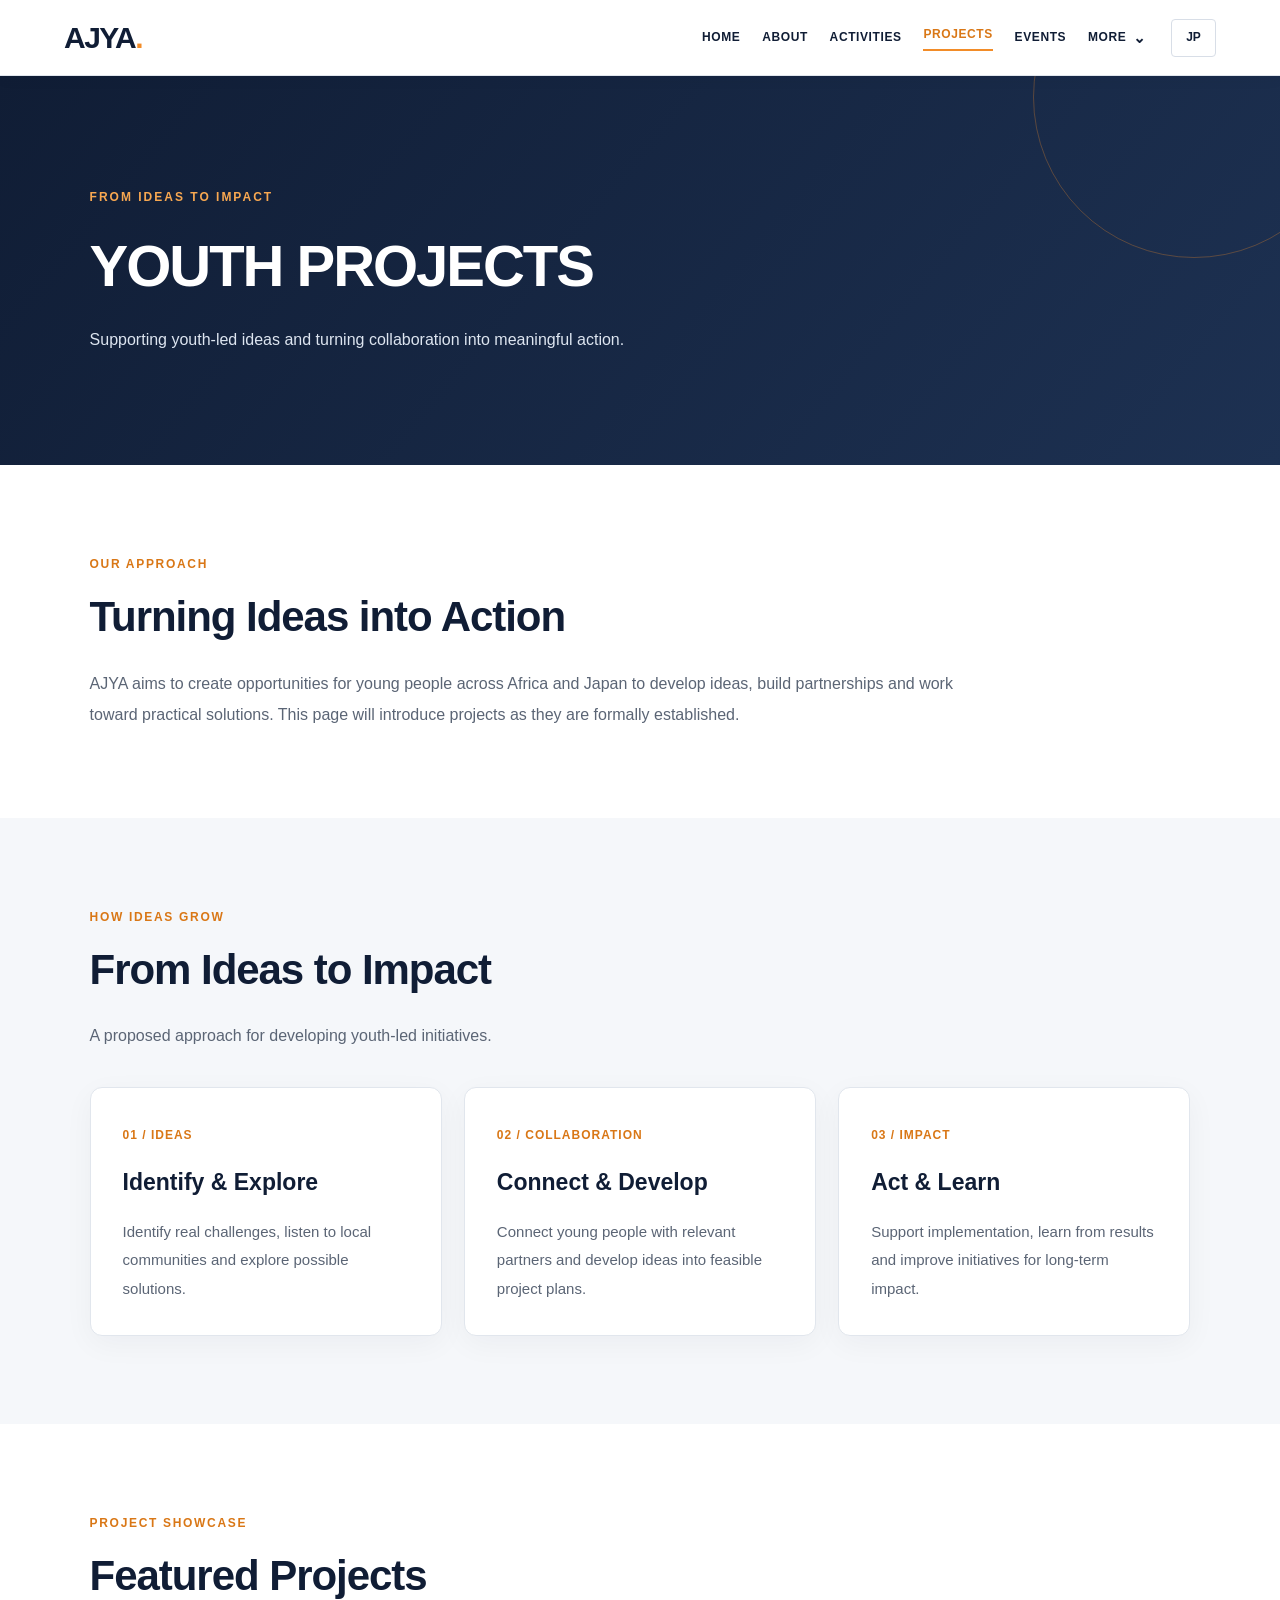
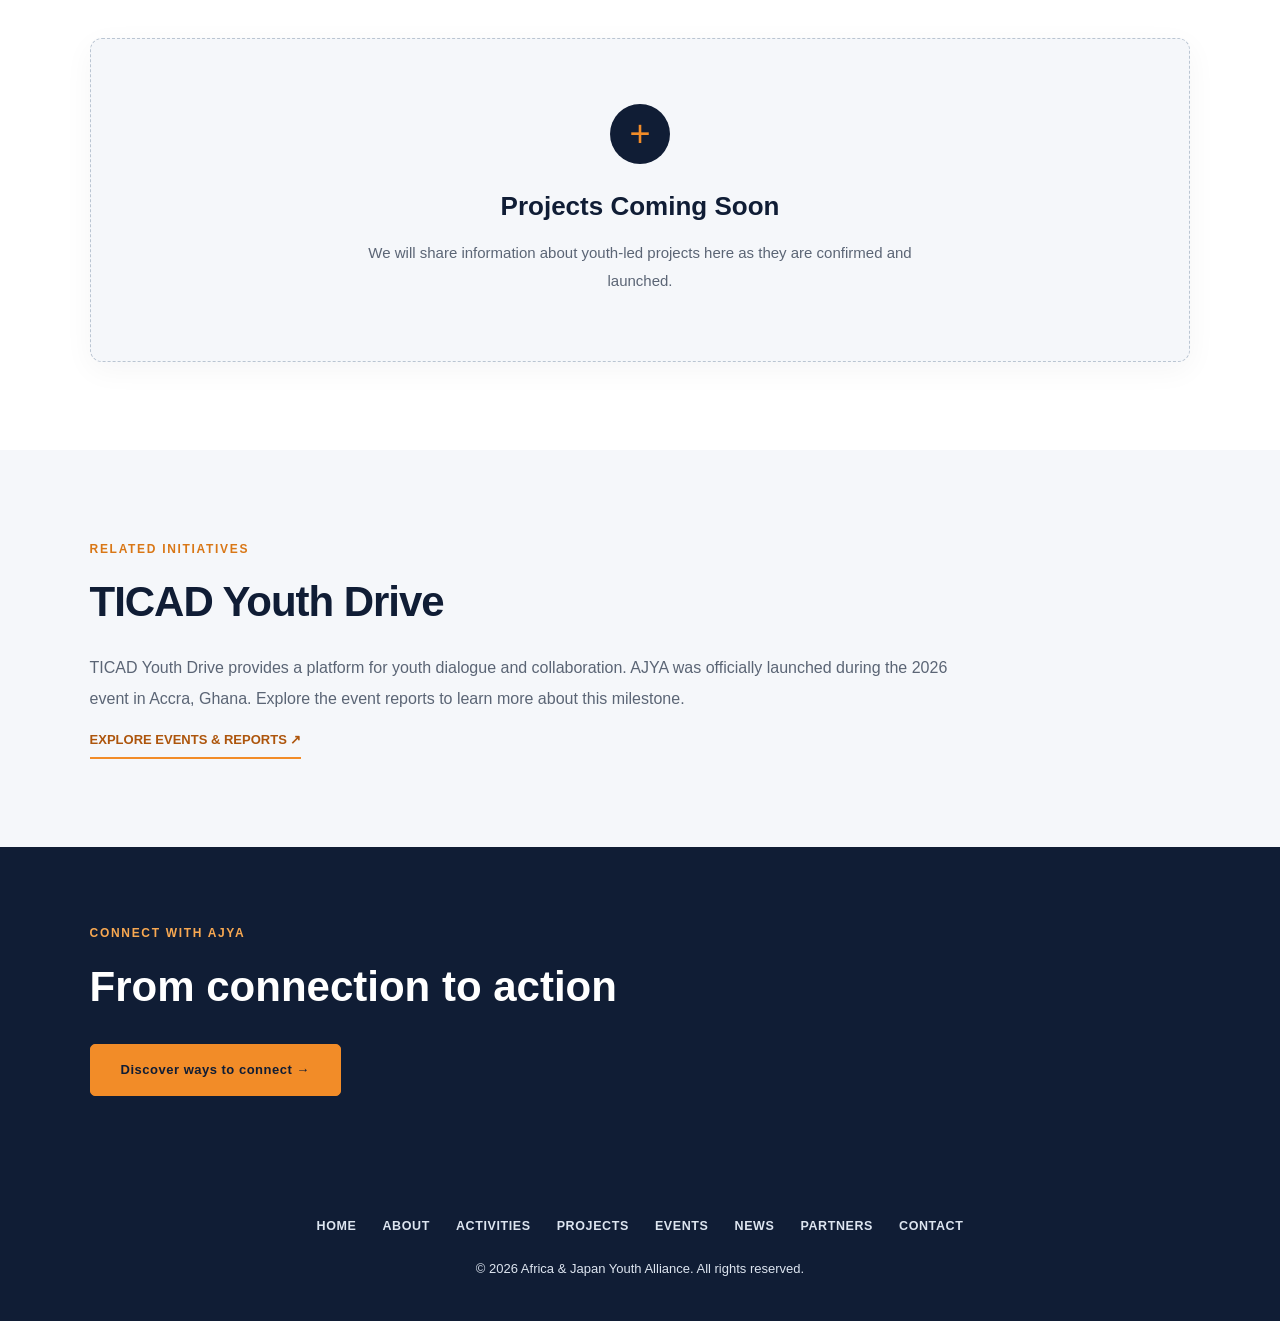
<file: projects.html>
<!DOCTYPE html>

<html lang="en">
<head>
<meta charset="utf-8"/>
<meta content="width=device-width, initial-scale=1.0" name="viewport"/>
<meta content="Youth-led projects and initiatives supported by the Africa &amp; Japan Youth Alliance." name="description"/>
<title>Youth Projects | AJYA</title>
<link href="style.css" rel="stylesheet"/>
<script defer="" src="script.js"></script>
</head>
<body class="renewal-inner page-projects">
<!-- HEADER -->
<header class="header">
<a class="logo" href="index.html#home">
      AJYA<span>.</span>
</a>
</header>
<main>
<!-- HERO -->
<section class="about-page-hero renewal-inner-hero">
<p class="subtitle">FROM IDEAS TO IMPACT</p>
<h1 data-en="YOUTH PROJECTS" data-ja="ユースプロジェクト">
        YOUTH PROJECTS
      </h1>
<p data-en="Supporting youth-led ideas and turning collaboration into meaningful action." data-ja="若者主体のアイデアを支え、協働を具体的な行動につなげます。">
        Supporting youth-led ideas and turning
        collaboration into meaningful action.
      </p>
</section>
<!-- INTRODUCTION -->
<section class="section">
<p class="section-label">OUR APPROACH</p>
<h2 data-en="Turning Ideas into Action" data-ja="アイデアを行動へ">
        Turning Ideas into Action
      </h2>
<p data-en="AJYA aims to create opportunities for young people across Africa and Japan to develop ideas, build partnerships and work toward practical solutions. This page will introduce projects as they are formally established." data-ja="日アフリカユース連合（AJYA）は、アフリカと日本の若者がアイデアを発展させ、パートナーシップを築き、実践的な解決策に取り組む機会をつくることを目指します。このページでは、正式に始動したプロジェクトを順次紹介します。">
        AJYA aims to create opportunities for
        young people across Africa and Japan
        to develop ideas, build partnerships
        and work toward practical solutions.
        This page will introduce projects
        as they are formally established.
      </p>
</section>
<!-- PROJECT DEVELOPMENT PROCESS -->
<section class="section projects-process-section">
<p class="section-label">HOW IDEAS GROW</p>
<h2 data-en="From Ideas to Impact" data-ja="アイデアから成果へ">
        From Ideas to Impact
      </h2>
<p data-en="A proposed approach for developing youth-led initiatives." data-ja="若者主体の取り組みを発展させるための基本的な考え方です。">
        A proposed approach for developing
        youth-led initiatives.
      </p>
<div class="project-steps">
<article class="project-step">
<span class="agenda-number">01 / IDEAS</span>
<h3 data-en="Identify &amp; Explore" data-ja="課題を見つける">
            Identify &amp; Explore
          </h3>
<p data-en="Identify real challenges, listen to local communities and explore possible solutions." data-ja="現場の課題を把握し、地域の声を聞きながら、解決策を検討します。">
            Identify real challenges, listen
            to local communities and explore
            possible solutions.
          </p>
</article>
<article class="project-step">
<span class="agenda-number">02 / COLLABORATION</span>
<h3 data-en="Connect &amp; Develop" data-ja="仲間と形にする">
            Connect &amp; Develop
          </h3>
<p data-en="Connect young people with relevant partners and develop ideas into feasible project plans." data-ja="若者と関係者をつなぎ、アイデアを実現可能な計画へと発展させます。">
            Connect young people with relevant
            partners and develop ideas into
            feasible project plans.
          </p>
</article>
<article class="project-step">
<span class="agenda-number">03 / IMPACT</span>
<h3 data-en="Act &amp; Learn" data-ja="実行し、改善する">
            Act &amp; Learn
          </h3>
<p data-en="Support implementation, learn from results and improve initiatives for long-term impact." data-ja="実行を支援し、成果から学びながら、長期的な効果につながるよう改善します。">
            Support implementation, learn from
            results and improve initiatives
            for long-term impact.
          </p>
</article>
</div>
</section>
<!-- PROJECT SHOWCASE -->
<section class="section">
<p class="section-label">PROJECT SHOWCASE</p>
<h2 data-en="Featured Projects" data-ja="プロジェクト紹介">
        Featured Projects
      </h2>
<div class="project-placeholder">
<span aria-hidden="true" class="project-placeholder-icon">+</span>
<h3 data-en="Projects Coming Soon" data-ja="プロジェクト情報を準備中">
          Projects Coming Soon
        </h3>
<p data-en="We will share information about youth-led projects here as they are confirmed and launched." data-ja="若者主体のプロジェクトが正式に決定・始動した際に、こちらで紹介していきます。">
          We will share information about
          youth-led projects here as they
          are confirmed and launched.
        </p>
</div>
</section>
<!-- RELATED EVENTS -->
<section class="section projects-process-section">
<p class="section-label">RELATED INITIATIVES</p>
<h2 data-en="TICAD Youth Drive" data-ja="TICAD Youth Drive">
        TICAD Youth Drive
      </h2>
<p data-en="TICAD Youth Drive provides a platform for youth dialogue and collaboration. AJYA was officially launched during the 2026 event in Accra, Ghana. Explore the event reports to learn more about this milestone." data-ja="TICAD Youth Driveは、若者の対話と協働の場です。2026年にガーナ・アクラで開催されたイベントで、日アフリカユース連合（AJYA）が正式に発足しました。この節目については、イベント報告書をご覧ください。">
        TICAD Youth Drive provides a platform
        for youth dialogue and collaboration.
        AJYA was officially launched during
        the 2026 event in Accra, Ghana.
      </p>
<a class="agenda-link" data-en="EXPLORE EVENTS &amp; REPORTS ↗" data-ja="イベント・報告書を見る ↗" href="events.html">
        EXPLORE EVENTS &amp; REPORTS ↗
      </a>
</section>
<section class="renewal-inner-cta"><div class="renewal-shell"><p class="section-label">CONNECT WITH AJYA</p><h2 data-en="From connection to action" data-ja="つながりを、次の行動へ">From connection to action</h2><a class="btn" data-en="Discover ways to connect →" data-ja="参加・連携について →" href="contact.html">Discover ways to connect →</a></div></section></main>
<footer>
<p>
      © 2026 Africa &amp; Japan Youth Alliance.
      All rights reserved.
    </p>
</footer>
</body>
</html>
</file>
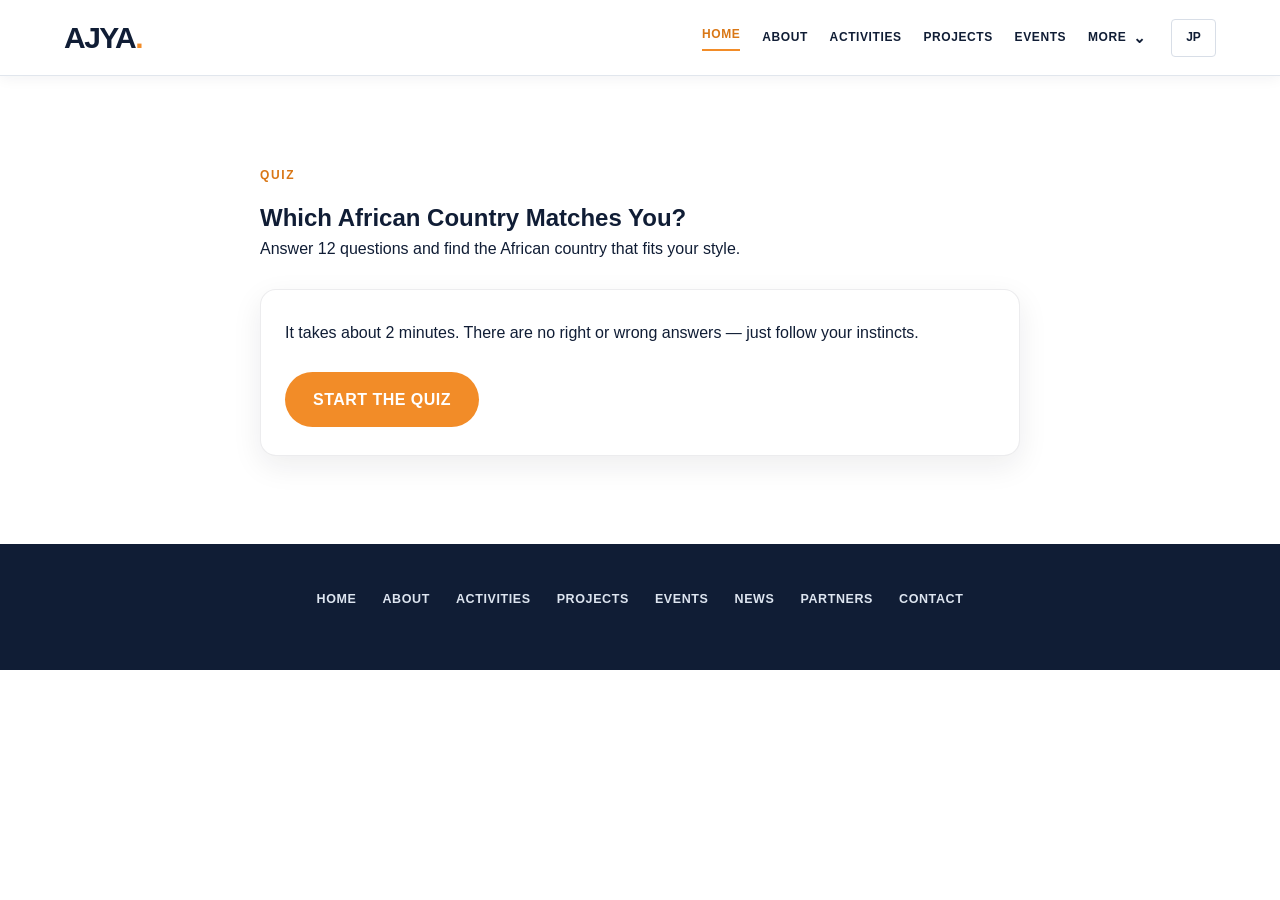
<file: quiz.html>
<!DOCTYPE html>
<html lang="en">
<head>
<meta charset="utf-8"/>
<meta content="width=device-width, initial-scale=1.0" name="viewport"/>
<meta content="A 12-question quiz that matches you with an African country. By AJYA (Africa & Japan Youth Alliance)." name="description"/>
<title>Africa Country Match Quiz | AJYA</title>
<link href="style.css" rel="stylesheet"/>
<script defer="" src="script.js"></script>
<style>
.quiz-wrap{max-width:760px;margin:0 auto}
.quiz-card{background:#fff;border:1px solid rgba(20,24,40,.08);border-radius:16px;box-shadow:0 10px 30px rgba(20,24,40,.08);padding:28px 24px;margin-top:24px}
.quiz-progress{display:flex;align-items:center;gap:12px;margin-bottom:18px}
.quiz-progress-track{flex:1;height:8px;background:rgba(20,24,40,.08);border-radius:99px;overflow:hidden}
.quiz-progress-bar{height:100%;background:var(--orange,#F28C28);width:0%;transition:width .3s ease}
.quiz-progress-text{font-size:.85rem;font-weight:700;letter-spacing:.04em;white-space:nowrap}
.quiz-question{font-size:1.35rem;line-height:1.5;margin:0 0 18px}
.quiz-options{display:grid;gap:12px}
.quiz-option{display:block;width:100%;text-align:left;background:#fff;border:2px solid rgba(20,24,40,.12);border-radius:12px;padding:14px 16px;font-size:1rem;line-height:1.5;cursor:pointer;transition:border-color .15s ease,background .15s ease;font-family:inherit;color:inherit}
.quiz-option,.quiz-start-btn,.quiz-ghost-btn,.quiz-cta-btn{-webkit-tap-highlight-color:transparent}
.quiz-option:focus,.quiz-start-btn:focus,.quiz-ghost-btn:focus,.quiz-cta-btn:focus{outline:none}
.quiz-start-btn,.quiz-cta-btn{display:inline-block;background:var(--orange,#F28C28);color:#fff;font-weight:700;letter-spacing:.03em;border:none;border-radius:999px;padding:14px 28px;font-size:1rem;cursor:pointer;text-decoration:none;font-family:inherit}
.quiz-ghost-btn{display:inline-block;background:transparent;color:inherit;font-weight:700;border:2px solid rgba(20,24,40,.2);border-radius:999px;padding:12px 24px;font-size:.95rem;cursor:pointer;text-decoration:none;font-family:inherit}
.quiz-result-country{font-size:2.2rem;line-height:1.2;margin:6px 0 2px}
.quiz-result-capital{opacity:.65;margin:0 0 16px}
.quiz-points{margin:14px 0 0;padding-left:1.2em;line-height:1.8}
.quiz-actions{display:flex;flex-wrap:wrap;gap:12px;margin-top:24px}
.quiz-hidden{display:none}
</style>
</head>
<body class="renewal-inner page-quiz">
<!-- HEADER -->
<header class="header">
<a class="logo" href="index.html#home">
      AJYA<span>.</span>
</a>
</header>
<main>
<section class="section">
<div class="renewal-shell quiz-wrap">
<p class="section-label" data-en="QUIZ" data-ja="クイズ">QUIZ</p>
<h1 data-en="Which African Country Matches You?" data-ja="あなたに合うアフリカの国は？">Which African Country Matches You?</h1>
<p data-en="Answer 12 questions and find the African country that fits your style." data-ja="12の質問に答えると、あなたのスタイルに合うアフリカの国がわかります。">Answer 12 questions and find the African country that fits your style.</p>

<div class="quiz-card" id="quizStart">
<p data-en="It takes about 2 minutes. There are no right or wrong answers — just follow your instincts." data-ja="所要時間は約2分。正解はありません。直感で選んでみてください。">It takes about 2 minutes. There are no right or wrong answers — just follow your instincts.</p>
<div class="quiz-actions">
<button class="quiz-start-btn" id="startBtn" type="button"><span data-en="START THE QUIZ" data-ja="クイズをはじめる">START THE QUIZ</span></button>
</div>
</div>

<div class="quiz-card quiz-hidden" id="quizMain">
<div class="quiz-progress">
<span class="quiz-progress-text" id="progressText">Q1 / 12</span>
<div class="quiz-progress-track"><div class="quiz-progress-bar" id="progressBar"></div></div>
</div>
<h2 class="quiz-question" id="questionText"></h2>
<div class="quiz-options" id="optionsBox"></div>
</div>

<div class="quiz-card quiz-hidden" id="quizResult">
<p class="section-label" data-en="YOUR MATCH" data-ja="あなたに合う国は">YOUR MATCH</p>
<h2 class="quiz-result-country" id="resultCountry"></h2>
<p class="quiz-result-capital" id="resultCapital"></p>
<p id="resultWhy"></p>
<ul class="quiz-points" id="resultPoints"></ul>
<div class="quiz-actions">
<a class="quiz-cta-btn" href="https://docs.google.com/forms/d/e/1FAIpQLSdMGOJdkl2_bqrLSY5sNFvTXRBUAPYm647q8GQ7wfaTFg6KGA/viewform" rel="noopener" target="_blank"><span data-en="JOIN US AT TICAD YOUTH DRIVE 2027 ↗" data-ja="TICAD Youth Drive 2027に関心登録する ↗">JOIN US AT TICAD YOUTH DRIVE 2027 ↗</span></a>
<button class="quiz-ghost-btn" id="retakeBtn" type="button"><span data-en="RETAKE" data-ja="もう一度やる">RETAKE</span></button>
<a class="quiz-ghost-btn" href="index.html"><span data-en="BACK TO TOP" data-ja="トップへ戻る">BACK TO TOP</span></a>
</div>
</div>

</div>
</section>
</main>
<footer></footer>
<script>
(function(){
"use strict";
function lang(){ try { return localStorage.getItem("ajya-language")==="ja" ? "ja" : "en"; } catch(e){ return "en"; } }
var QUESTIONS=[
{q:{en:"How would you like to travel?",ja:"理想の旅のスタイルは？"},options:[
{t:{en:"A safari across endless savannah",ja:"果てしないサバンナでサファリ"},c:"TZ"},
{t:{en:"Ancient ruins and deep history",ja:"古代遺跡と深い歴史を巡る"},c:"ET"},
{t:{en:"Slow days in a seaside city",ja:"海辺の街でのんびり過ごす"},c:"SN"},
{t:{en:"The energy of a huge, buzzing city",ja:"大都市の熱気を体感する"},c:"NG"}]},
{q:{en:"Which breakfast tempts you most?",ja:"朝ごはん、どれに惹かれる？"},options:[
{t:{en:"Spiced coffee with injera bread",ja:"スパイス香るコーヒーとインジェラ"},c:"ET"},
{t:{en:"Chocolate — from the home of cacao",ja:"チョコレート（カカオの国の）"},c:"CI"},
{t:{en:"Fresh fruit and fragrant tea",ja:"フルーツと香り高い紅茶"},c:"KE"},
{t:{en:"Jollof rice, rich and smoky",ja:"スモーキーなジョロフライス"},c:"NG"}]},
{q:{en:"Pick a sound for your weekend.",ja:"週末に聴きたい音楽は？"},options:[
{t:{en:"Afrobeats — impossible not to dance",ja:"アフロビーツ（踊らずにいられない）"},c:"NG"},
{t:{en:"Highlife — warm guitar and horns",ja:"ハイライフ（温かいギターとホーン）"},c:"GH"},
{t:{en:"Ethio-jazz — mysterious and groovy",ja:"エチオジャズ（神秘的でグルーヴィ）"},c:"ET"},
{t:{en:"Amapiano — smooth South African house",ja:"アマピアノ（南アフリカのハウス）"},c:"ZA"}]},
{q:{en:"Your ideal weekend plan?",ja:"週末の理想の過ごし方は？"},options:[
{t:{en:"Trekking to see mountain gorillas",ja:"ゴリラトレッキング"},c:"RW"},
{t:{en:"Surfing on Atlantic waves",ja:"大西洋の波でサーフィン"},c:"MA"},
{t:{en:"Chasing a giant waterfall",ja:"巨大な滝を巡る"},c:"ZW"},
{t:{en:"Hunting for fabrics in a lively market",ja:"活気ある市場で布探し"},c:"GH"}]},
{q:{en:"Which work style sounds like you?",ja:"仕事のスタイル、どれが近い？"},options:[
{t:{en:"Fast-moving startup energy",ja:"スタートアップのように速く動く"},c:"RW"},
{t:{en:"Building carefully, together as a team",ja:"チームでじっくりものづくり"},c:"TZ"},
{t:{en:"Mastering a craft with your hands",ja:"手仕事の技を極める"},c:"MA"},
{t:{en:"Business around food and farming",ja:"農業や食のビジネス"},c:"CI"}]},
{q:{en:"Choose a landscape.",ja:"心ひかれる景色は？"},options:[
{t:{en:"Mount Kilimanjaro above the plains",ja:"平原にそびえるキリマンジャロ"},c:"TZ"},
{t:{en:"Victoria Falls, thundering and vast",ja:"轟音を立てるビクトリアの滝"},c:"ZW"},
{t:{en:"The silence of the Sahara desert",ja:"サハラ砂漠の静けさ"},c:"MA"},
{t:{en:"Great Rift Valley lakes and highlands",ja:"大地溝帯の湖と高原"},c:"KE"}]},
{q:{en:"Pick a drink.",ja:"飲み物をひとつ選ぶなら？"},options:[
{t:{en:"Coffee from the birthplace of coffee",ja:"コーヒー発祥の地のコーヒー"},c:"ET"},
{t:{en:"Tea from green highland farms",ja:"高原の茶畑の紅茶"},c:"KE"},
{t:{en:"A cacao drink, rich and deep",ja:"濃厚なカカオドリンク"},c:"CI"},
{t:{en:"Rooibos tea under a big sky",ja:"広い空の下でルイボスティー"},c:"ZA"}]},
{q:{en:"What city vibe do you love?",ja:"好きな街の雰囲気は？"},options:[
{t:{en:"Clean, calm and well-organised",ja:"清潔で整った、落ち着いた街"},c:"RW"},
{t:{en:"A historic old town of winding alleys",ja:"路地が迷路のような歴史ある旧市街"},c:"MA"},
{t:{en:"A mega-city that never slows down",ja:"止まらないメガシティ"},c:"NG"},
{t:{en:"An arty seaside capital",ja:"海沿いのアートな首都"},c:"SN"}]},
{q:{en:"A value you want to live by?",ja:"大切にしたい価値観は？"},options:[
{t:{en:"Ubuntu — I am because we are",ja:"ウブントゥ（みんながいるから私がいる）"},c:"ZA"},
{t:{en:"Peace, and rebuilding together",ja:"平和と、共に立て直すこと"},c:"RW"},
{t:{en:"Teranga — generous hospitality",ja:"テランガ（心からのもてなし）"},c:"SN"},
{t:{en:"Independence and entrepreneurial spirit",ja:"自立と起業家精神"},c:"GH"}]},
{q:{en:"Fashion item you'd love to own?",ja:"身につけてみたいのは？"},options:[
{t:{en:"Kente cloth, woven with meaning",ja:"意味が織り込まれたケンテ布"},c:"GH"},
{t:{en:"Leather babouches and crafts",ja:"革のバブーシュや工芸品"},c:"MA"},
{t:{en:"Maasai bead jewellery",ja:"マサイのビーズアクセサリー"},c:"KE"},
{t:{en:"Bold street fashion",ja:"大胆なストリートファッション"},c:"ZA"}]},
{q:{en:"An experience on your bucket list?",ja:"一度は体験してみたいのは？"},options:[
{t:{en:"A traditional coffee ceremony",ja:"伝統のコーヒーセレモニー"},c:"ET"},
{t:{en:"Making chocolate at a cacao farm",ja:"カカオ農園でチョコレート作り"},c:"CI"},
{t:{en:"Adventure activities at a great waterfall",ja:"大瀑布でのアクティビティ"},c:"ZW"},
{t:{en:"Meeting gorillas in a misty forest",ja:"霧の森でゴリラに会う"},c:"RW"}]},
{q:{en:"Your dream project?",ja:"夢のプロジェクトは？"},options:[
{t:{en:"Changing society with technology",ja:"テクノロジーで社会を変える"},c:"KE"},
{t:{en:"Reviving a region through tourism",ja:"観光で地域を元気にする"},c:"ZW"},
{t:{en:"Taking fashion and design to the world",ja:"ファッションやデザインを世界へ"},c:"SN"},
{t:{en:"Food and farming — spices and flavours",ja:"食と農業（スパイスの島から）"},c:"TZ"}]}
];
var RESULTS={
GH:{name:{en:"Ghana",ja:"ガーナ"},capital:{en:"Capital: Accra",ja:"首都：アクラ"},
why:{en:"You are drawn to warmth, music and people who welcome you like family. Ghana's friendly energy and creative spirit match yours.",ja:"温かさと音楽、人を家族のように迎える雰囲気に惹かれるあなた。ガーナのフレンドリーなエネルギーと創造性がぴったりです。"},
points:[{en:"Kente cloth and lively markets in Accra and Kumasi",ja:"アクラやクマシの市場とケンテ織り"},
{en:"Highlife and hiplife music everywhere",ja:"街にあふれるハイライフ音楽"},
{en:"Independent in 1957 — a pioneer of African independence",ja:"1957年独立、アフリカ独立のパイオニア"}]},
KE:{name:{en:"Kenya",ja:"ケニア"},capital:{en:"Capital: Nairobi",ja:"首都：ナイロビ"},
why:{en:"You love both wild nature and new ideas. Kenya pairs world-famous safaris with one of Africa's boldest tech scenes.",ja:"大自然と新しいアイデア、どちらも好きなあなた。ケニアは世界的なサファリと、アフリカ有数のテックシーンを併せ持ちます。"},
points:[{en:"The Maasai Mara and the Great Migration",ja:"マサイマラとヌーの大移動"},
{en:"'Silicon Savannah' — Nairobi's startup scene and M-Pesa",ja:"「シリコンサバンナ」と呼ばれるナイロビのスタートアップとM-Pesa"},
{en:"Highland tea and coffee farms",ja:"高原の紅茶とコーヒーの農園"}]},
ET:{name:{en:"Ethiopia",ja:"エチオピア"},capital:{en:"Capital: Addis Ababa",ja:"首都：アディスアベバ"},
why:{en:"You are curious about deep roots and one-of-a-kind cultures. Ethiopia has its own script, calendar and coffee tradition — unlike anywhere else.",ja:"深いルーツと唯一無二の文化に惹かれるあなた。エチオピアには独自の文字と暦、そしてコーヒー文化があります。"},
points:[{en:"The birthplace of coffee, with its own ceremony",ja:"コーヒー発祥の地、伝統のセレモニー"},
{en:"Rock-hewn churches of Lalibela",ja:"ラリベラの岩窟教会群"},
{en:"Ethio-jazz and a calendar of 13 months",ja:"エチオジャズと「13か月」の暦"}]},
SN:{name:{en:"Senegal",ja:"セネガル"},capital:{en:"Capital: Dakar",ja:"首都：ダカール"},
why:{en:"You value hospitality, art and the sea. Senegal's spirit of teranga — generous welcome — fits your open heart.",ja:"もてなしとアート、海を愛するあなた。セネガルの「テランガ」（心からのもてなし）の精神が合っています。"},
points:[{en:"Dakar — West Africa's hub of art and fashion",ja:"西アフリカのアートとファッションの中心・ダカール"},
{en:"Gorée Island and Lake Retba, the pink lake",ja:"ゴレ島とピンクの湖・レトバ湖"},
{en:"Thieboudienne, the national dish of fish and rice",ja:"国民食チェブジェン（魚と米の料理）"}]},
RW:{name:{en:"Rwanda",ja:"ルワンダ"},capital:{en:"Capital: Kigali",ja:"首都：キガリ"},
why:{en:"You like things thoughtful, clean and forward-looking. Rwanda — the land of a thousand hills — is rebuilding itself with remarkable focus.",ja:"思慮深く、整っていて、前を向くものが好きなあなた。「千の丘の国」ルワンダは、驚くほどの集中力で自らを立て直してきました。"},
points:[{en:"Gorilla trekking in Volcanoes National Park",ja:"火山国立公園のゴリラトレッキング"},
{en:"Kigali — one of Africa's cleanest, most organised capitals",ja:"アフリカで最も清潔で整った首都のひとつ・キガリ"},
{en:"A fast-growing tech and conference hub",ja:"急成長するテックと国際会議の拠点"}]},
MA:{name:{en:"Morocco",ja:"モロッコ"},capital:{en:"Capital: Rabat",ja:"首都：ラバト"},
why:{en:"You are drawn to craftsmanship, colour and timeless streets. Morocco layers desert, ocean and ancient medinas into one journey.",ja:"手仕事と色彩、時を超えた街並みに惹かれるあなた。モロッコは砂漠と海、古代のメディナをひとつの旅に重ねます。"},
points:[{en:"The medinas of Marrakech and Fes",ja:"マラケシュとフェスの旧市街（メディナ）"},
{en:"A night in the Sahara under the stars",ja:"星空の下、サハラ砂漠の一夜"},
{en:"Tagines, mint tea and master artisans",ja:"タジン鍋、ミントティー、職人たちの技"}]},
ZA:{name:{en:"South Africa",ja:"南アフリカ"},capital:{en:"Capital: Pretoria / Cape Town",ja:"首都：プレトリア／ケープタウン"},
why:{en:"You thrive on diversity and big landscapes. South Africa's mix of cultures, nature and creativity — held together by ubuntu — matches your breadth.",ja:"多様性と大きな風景の中で輝くあなた。ウブントゥの精神で結ばれた南アフリカの文化と自然の豊かさが合っています。"},
points:[{en:"Table Mountain and the Cape of Good Hope",ja:"テーブルマウンテンと喜望峰"},
{en:"Winelands around Stellenbosch",ja:"ステレンボッシュ周辺のワインランド"},
{en:"Amapiano beats and 11 official languages",ja:"アマピアノのビートと11の公用語"}]},
TZ:{name:{en:"Tanzania",ja:"タンザニア"},capital:{en:"Capital: Dodoma (Dar es Salaam is the largest city)",ja:"首都：ドドマ（最大都市はダルエスサラーム）"},
why:{en:"You are steady, peace-loving and quietly ambitious. Tanzania's calm strength — from Kilimanjaro to Zanzibar — feels like you.",ja:"穏やかで平和を愛し、静かな野心を持つあなた。キリマンジャロからザンジバルまで、タンザニアの落ち着いた強さが似ています。"},
points:[{en:"Mount Kilimanjaro and the Serengeti migration",ja:"キリマンジャロとセレンゲティの大移動"},
{en:"Zanzibar — island of spices and stone towns",ja:"スパイスの島ザンジバルとストーンタウン"},
{en:"One of Africa's most peaceful, united nations",ja:"アフリカで最も平和で結束した国のひとつ"}]},
NG:{name:{en:"Nigeria",ja:"ナイジェリア"},capital:{en:"Capital: Abuja (Lagos is the largest city)",ja:"首都：アブジャ（最大都市はラゴス）"},
why:{en:"You run on energy and ambition. Nigeria — Africa's largest population and economy — moves at your speed, with music and film the world now follows.",ja:"エネルギーと野心で動くあなた。アフリカ最大の人口と経済を持つナイジェリアは、あなたのスピードに合っています。"},
points:[{en:"Lagos — a mega-city of startups, art and hustle",ja:"スタートアップとアートのメガシティ・ラゴス"},
{en:"Afrobeats and Nollywood, loved worldwide",ja:"世界を魅了するアフロビーツとノリウッド映画"},
{en:"Jollof rice — a point of national pride",ja:"国民の誇り・ジョロフライス"}]},
CI:{name:{en:"Côte d'Ivoire",ja:"コートジボワール"},capital:{en:"Capital: Yamoussoukro (Abidjan is the economic capital)",ja:"首都：ヤムスクロ（経済の中心はアビジャン）"},
why:{en:"You love flavour, rhythm and generous tables. The world's top cacao producer pairs French-speaking flair with West African warmth.",ja:"味とリズム、豊かな食卓が好きなあなた。世界一のカカオ生産国は、フランス語圏の洗練と西アフリカの温かさを併せ持ちます。"},
points:[{en:"The world's largest cacao producer — chocolate's home",ja:"世界最大のカカオ生産国、チョコレートの故郷"},
{en:"Abidjan, the 'Pearl of the Lagoons'",ja:"「ラグーンの真珠」アビジャン"},
{en:"Grand-Bassam, a UNESCO-listed coastal town",ja:"世界遺産の海辺の町グラン・バッサム"}]},
ZW:{name:{en:"Zimbabwe",ja:"ジンバブエ"},capital:{en:"Capital: Harare",ja:"首都：ハラレ"},
why:{en:"You are drawn to wonders and quiet resilience. Zimbabwe holds one of the world's great waterfalls and the stone ruins of a medieval kingdom.",ja:"驚異と静かな強さに惹かれるあなた。ジンバブエには世界最大級の滝と、中世王国の石造遺跡があります。"},
points:[{en:"Victoria Falls — one of the Seven Natural Wonders",ja:"世界七大自然驚異のひとつ・ビクトリアの滝"},
{en:"Great Zimbabwe, ruins of a medieval stone city",ja:"中世の石造都市・グレートジンバブエ遺跡"},
{en:"Hwange National Park and its great elephant herds",ja:"ワンゲ国立公園とゾウの大群"}]}
};
var current=0, scores={}, lastPicked={};
var startBox=document.getElementById("quizStart"),
    mainBox=document.getElementById("quizMain"),
    resultBox=document.getElementById("quizResult"),
    qText=document.getElementById("questionText"),
    optBox=document.getElementById("optionsBox"),
    pText=document.getElementById("progressText"),
    pBar=document.getElementById("progressBar");
function renderQuestion(){
  var L=lang(), q=QUESTIONS[current];
  pText.textContent="Q"+(current+1)+" / "+QUESTIONS.length;
  pBar.style.width=Math.round(current/QUESTIONS.length*100)+"%";
  qText.textContent=q.q[L];
  optBox.innerHTML="";
  q.options.forEach(function(opt){
    var b=document.createElement("button");
    b.type="button"; b.className="quiz-option"; b.textContent=opt.t[L];
    b.addEventListener("click",function(){
      b.blur();
      scores[opt.c]=(scores[opt.c]||0)+1;
      lastPicked[opt.c]=current;
      current++;
      if(current<QUESTIONS.length){ renderQuestion(); } else { showResult(); }
    });
    optBox.appendChild(b);
  });
}
function showResult(){
  var L=lang(), best=null, bestScore=-1, bestLast=-1;
  Object.keys(scores).forEach(function(code){
    var s=scores[code], l=lastPicked[code];
    if(s>bestScore || (s===bestScore && l>bestLast)){ best=code; bestScore=s; bestLast=l; }
  });
  var r=RESULTS[best];
  document.getElementById("resultCountry").textContent=r.name[L];
  document.getElementById("resultCapital").textContent=r.capital[L];
  document.getElementById("resultWhy").textContent=r.why[L];
  var ul=document.getElementById("resultPoints"); ul.innerHTML="";
  r.points.forEach(function(p){ var li=document.createElement("li"); li.textContent=p[L]; ul.appendChild(li); });
  pBar.style.width="100%";
  mainBox.classList.add("quiz-hidden");
  resultBox.classList.remove("quiz-hidden");
  resultBox.scrollIntoView({behavior:"smooth",block:"start"});
}
document.getElementById("startBtn").addEventListener("click",function(){
  startBox.classList.add("quiz-hidden");
  resultBox.classList.add("quiz-hidden");
  mainBox.classList.remove("quiz-hidden");
  current=0; scores={}; lastPicked={};
  renderQuestion();
});
document.getElementById("retakeBtn").addEventListener("click",function(){
  resultBox.classList.add("quiz-hidden");
  mainBox.classList.remove("quiz-hidden");
  current=0; scores={}; lastPicked={};
  renderQuestion();
});
})();
</script>
</body>
</html>
</file>
<file: style.css>
/* ==========================================
   AJYA OFFICIAL WEBSITE
   COMPLETE STYLESHEET
   STEP 17
========================================== */

/* ==========================================
   1. DESIGN VARIABLES
========================================== */

:root {
  --navy: #101D35;
  --navy-light: #1D3152;
  --orange: #F28C28;
  --orange-dark: #D97716;
  --white: #FFFFFF;
  --background: #F5F7FA;
  --border: #E1E6ED;
  --text: #101D35;
  --muted: #5B6575;
  --shadow: 0 10px 25px rgba(16, 29, 53, 0.08);
}

/* ==========================================
   2. RESET & GLOBAL
========================================== */

* {
  margin: 0;
  padding: 0;
  box-sizing: border-box;
}

html {
  scroll-behavior: smooth;
  scroll-padding-top: 90px;
}

body {
  font-family:
    Arial,
    "Noto Sans JP",
    "Hiragino Kaku Gothic ProN",
    "Yu Gothic",
    sans-serif;
  color: var(--text);
  background: var(--white);
  line-height: 1.7;
  overflow-x: hidden;
}

img {
  display: block;
  max-width: 100%;
  height: auto;
}

a {
  color: inherit;
  text-decoration: none;
}

button {
  font: inherit;
}

button,
a,
summary {
  -webkit-tap-highlight-color: transparent;
}

button:focus-visible,
a:focus-visible,
summary:focus-visible {
  outline: 3px solid var(--orange);
  outline-offset: 4px;
}

h1,
h2,
h3,
h4 {
  line-height: 1.35;
  font-weight: 700;
}

p {
  line-height: 1.9;
}

[hidden] {
  display: none !important;
}

/* ==========================================
   3. HEADER - COMMON
========================================== */

.header,
.header.ajya-header {
  position: relative;
  z-index: 1000;
  display: flex;
  align-items: center;
  justify-content: space-between;
  gap: 24px;
  min-height: 76px;
  padding: 16px 5%;
  background: var(--white);
  color: var(--navy);
  border-bottom: 1px solid var(--border);
}

.logo {
  display: inline-block;
  flex-shrink: 0;
  color: var(--navy);
  font-size: 30px;
  font-weight: 900;
  letter-spacing: -1.5px;
  line-height: 1;
}

.logo span {
  color: var(--orange);
}

/* Desktop navigation */

.ajya-desktop-nav {
  display: flex;
  align-items: center;
  justify-content: center;
  gap: clamp(12px, 1.7vw, 28px);
  margin-left: auto;
}

.ajya-desktop-nav > a,
.ajya-more > summary {
  color: var(--navy);
  font-size: 12px;
  font-weight: 700;
  letter-spacing: 0.6px;
  white-space: nowrap;
  cursor: pointer;
  transition: color 0.2s ease;
}

.ajya-desktop-nav > a:hover,
.ajya-more > summary:hover {
  color: var(--orange-dark);
}

.ajya-desktop-nav > a[aria-current="page"] {
  color: var(--orange-dark);
  border-bottom: 2px solid var(--orange);
  padding-bottom: 5px;
}

/* Header controls */

.ajya-header-controls {
  display: flex;
  align-items: center;
  gap: 12px;
  flex-shrink: 0;
}

.ajya-header .ajya-language-btn {
  display: inline-flex;
  align-items: center;
  justify-content: center;
  min-width: 45px;
  min-height: 38px;
  padding: 6px 10px;
  border: 1px solid #D8DEE7;
  border-radius: 4px;
  background: var(--white);
  color: var(--navy);
  font-size: 12px;
  font-weight: 700;
  cursor: pointer;
}

.ajya-language-btn:hover {
  border-color: var(--orange);
}

/* ==========================================
   4. MORE DROPDOWN
========================================== */

.ajya-more {
  position: relative;
}

.ajya-more > summary {
  display: flex;
  align-items: center;
  gap: 7px;
  list-style: none;
}

.ajya-more > summary::-webkit-details-marker {
  display: none;
}

.ajya-more > summary::after {
  content: "⌄";
  font-size: 15px;
  line-height: 1;
}

.ajya-more[open] > summary,
.ajya-more-active > summary {
  color: var(--orange-dark);
}

.ajya-more-links {
  position: absolute;
  top: calc(100% + 20px);
  right: 0;
  width: 190px;
  padding: 8px;
  background: var(--white);
  border: 1px solid var(--border);
  box-shadow: 0 12px 28px rgba(16, 29, 53, 0.12);
  z-index: 1100;
}

.ajya-more-links a {
  display: block;
  padding: 12px;
  color: var(--navy);
  font-size: 13px;
  font-weight: 600;
}

.ajya-more-links a:hover,
.ajya-more-links a[aria-current="page"] {
  background: #FFF1E3;
  color: #B85F0B;
}

/* ==========================================
   5. MOBILE NAVIGATION
========================================== */

.ajya-header .ajya-menu-btn {
  display: none;
  align-items: center;
  justify-content: center;
  width: 42px;
  height: 42px;
  padding: 0;
  background: transparent;
  border: 1px solid #D8DEE7;
  border-radius: 4px;
  color: var(--navy);
  font-size: 23px;
  cursor: pointer;
}

.ajya-mobile-nav {
  display: none;
}

.ajya-mobile-nav[hidden] {
  display: none !important;
}

/* ==========================================
   6. HOME HERO
========================================== */

.hero {
  position: relative;
  display: flex;
  align-items: center;
  justify-content: center;
  min-height: 620px;
  padding: 110px 8%;
  color: var(--white);
  text-align: center;
  background:
    linear-gradient(
      rgba(16, 29, 53, 0.62),
      rgba(16, 29, 53, 0.72)
    ),
    url("hero.jpg") center / cover no-repeat;
}

.hero-content {
  position: relative;
  z-index: 1;
  max-width: 900px;
  margin: 0 auto;
}

.hero h1,
.hero-title {
  color: var(--white);
  font-size: clamp(38px, 5.5vw, 72px);
  line-height: 1.2;
  letter-spacing: -1px;
  margin-bottom: 25px;
}

.hero p {
  max-width: 720px;
  margin: 0 auto 32px;
  color: #E8EDF5;
  font-size: clamp(15px, 1.7vw, 19px);
}

/* ==========================================
   7. BUTTONS & LINKS
========================================== */

.btn {
  display: inline-block;
  padding: 14px 30px;
  background: var(--orange);
  color: var(--navy);
  border: 1px solid var(--orange);
  font-size: 13px;
  font-weight: 700;
  letter-spacing: 0.5px;
  text-align: center;
  transition:
    background 0.2s ease,
    transform 0.2s ease;
}

.btn:hover {
  background: #FFA94D;
  transform: translateY(-2px);
}

.btn-outline {
  display: inline-block;
  padding: 13px 28px;
  background: transparent;
  color: var(--navy);
  border: 1px solid var(--navy);
  font-size: 13px;
  font-weight: 700;
}

.btn-outline:hover {
  background: var(--navy);
  color: var(--white);
}

.agenda-link,
.news-readmore {
  display: inline-block;
  width: fit-content;
  margin-top: 15px;
  padding-bottom: 5px;
  border-bottom: 2px solid var(--orange);
  color: var(--navy);
  font-size: 13px;
  font-weight: 700;
  transition: color 0.2s ease;
}

.agenda-link:hover,
.news-readmore:hover {
  color: var(--orange-dark);
}

/* ==========================================
   8. COMMON SECTIONS
========================================== */

.section {
  padding: 90px 8%;
}

.section:nth-of-type(even) {
  /* Section backgrounds are controlled
     individually by page classes. */
}

.section-heading {
  max-width: 850px;
  margin-bottom: 35px;
}

.section-label {
  margin-bottom: 15px;
  color: var(--orange-dark);
  font-size: 12px;
  font-weight: 700;
  letter-spacing: 2px;
  text-transform: uppercase;
}

.section h2 {
  margin-bottom: 24px;
  color: var(--navy);
  font-size: clamp(28px, 3.5vw, 42px);
  line-height: 1.25;
}

.section > p:not(.section-label),
.section-heading > p:not(.section-label) {
  max-width: 900px;
  color: var(--muted);
  font-size: 16px;
  line-height: 1.95;
}

.section h3 {
  color: var(--navy);
}

.agenda-number {
  display: inline-block;
  color: var(--orange-dark);
  font-size: 12px;
  font-weight: 700;
  letter-spacing: 1px;
}

/* ==========================================
   9. YOUTH AGENDA 2055
========================================== */

.agenda-grid {
  display: grid;
  grid-template-columns: repeat(3, minmax(0, 1fr));
  gap: 22px;
  margin-top: 35px;
}

.agenda-card {
  min-width: 0;
  padding: 30px;
  background: var(--white);
  border: 1px solid var(--border);
  transition: transform 0.25s ease;
}

.agenda-card:hover {
  transform: translateY(-4px);
}

.agenda-card h3 {
  margin: 16px 0;
  font-size: 22px;
}

.agenda-card p {
  color: var(--muted);
  font-size: 15px;
  line-height: 1.85;
}

.agenda-card.enabler {
  border-top: 3px solid var(--orange);
}

.agenda-enablers {
  display: grid;
  grid-template-columns: repeat(2, minmax(0, 1fr));
  gap: 22px;
  margin-top: 22px;
}

.agenda-enablers .agenda-card {
  background: #FFF9F2;
}

/* Legacy pillar styles */

.pillar-container {
  display: grid;
  grid-template-columns: repeat(3, minmax(0, 1fr));
  gap: 22px;
  margin-top: 35px;
}

.pillar {
  padding: 30px;
  background: var(--background);
  border-top: 3px solid var(--orange);
}

/* ==========================================
   10. FEATURED PROJECT - HOME
========================================== */

.featured-project {
  display: grid;
  grid-template-columns: repeat(2, minmax(0, 1fr));
  align-items: center;
  gap: 45px;
  margin-top: 35px;
}

.featured-project-image {
  width: 100%;
  min-height: 340px;
  background:
    url("youth-drive.jpg") center / cover no-repeat;
}

.featured-project img,
.project-image {
  width: 100%;
  height: 340px;
  object-fit: cover;
}

.featured-project-content h3 {
  margin-bottom: 20px;
  font-size: 30px;
}

.featured-project-content p {
  margin-bottom: 22px;
  color: var(--muted);
  font-size: 15px;
  line-height: 1.9;
}

.project-button {
  display: inline-block;
  padding: 13px 25px;
  background: var(--orange);
  color: var(--navy);
  font-size: 13px;
  font-weight: 700;
}

.project-button:hover {
  background: #FFA94D;
}

/* ==========================================
   11. HOME EVENT CARDS
========================================== */

.events-grid {
  display: grid;
  grid-template-columns: repeat(2, minmax(0, 1fr));
  gap: 25px;
  margin-top: 35px;
}

.event-card {
  display: flex;
  flex-direction: column;
  align-items: flex-start;
  min-width: 0;
  padding: 30px;
  background: var(--white);
  border: 1px solid var(--border);
}

.event-card h3 {
  margin: 12px 0 18px;
  font-size: 23px;
}

.event-card p {
  margin-bottom: 20px;
  color: var(--muted);
  font-size: 15px;
  line-height: 1.85;
}

.report-button {
  display: inline-block;
  padding: 11px 20px;
  margin: 6px 8px 6px 0;
  background: var(--navy);
  color: var(--white);
  font-size: 12px;
  font-weight: 700;
  transition: background 0.2s ease;
}

.report-button:hover {
  background: var(--navy-light);
}

/* ==========================================
   12. ABOUT PAGE
========================================== */

.about-page-hero {
  padding: 95px 8%;
  background: var(--navy);
  color: var(--white);
  text-align: center;
}

.about-page-hero .subtitle {
  margin-bottom: 18px;
  color: var(--orange);
  font-size: 12px;
  font-weight: 700;
  letter-spacing: 2px;
}

.about-page-hero h1 {
  margin-bottom: 20px;
  color: var(--white);
  font-size: clamp(34px, 5vw, 58px);
  letter-spacing: -0.5px;
}

.about-page-hero > p:not(.subtitle) {
  max-width: 780px;
  margin: 0 auto;
  color: #DDE5F0;
  font-size: 16px;
  line-height: 1.9;
}

.about-values {
  background: var(--background);
}

.about-values-grid {
  display: grid;
  grid-template-columns: repeat(2, minmax(0, 1fr));
  gap: 25px;
  margin-top: 35px;
}

.about-value-card {
  padding: 35px;
  background: var(--white);
  border: 1px solid var(--border);
  border-top: 3px solid var(--orange);
}

.about-value-card h3 {
  margin-bottom: 18px;
  font-size: 25px;
}

.about-value-card p {
  color: var(--muted);
  font-size: 15px;
  line-height: 1.9;
}

/* ==========================================
   13. ACTIVITIES PAGE
========================================== */

.activities-section {
  background: var(--background);
}

.activity-grid {
  display: grid;
  grid-template-columns: repeat(3, minmax(0, 1fr));
  gap: 22px;
  margin-top: 35px;
}

.activity-card {
  min-width: 0;
  padding: 30px;
  background: var(--white);
  border: 1px solid var(--border);
}

.activity-card h3 {
  margin: 18px 0;
  font-size: 23px;
}

.activity-card p {
  color: var(--muted);
  font-size: 15px;
  line-height: 1.9;
}

/* ==========================================
   14. PROJECTS PAGE
========================================== */

.projects-process-section {
  background: var(--background);
}

.project-steps {
  display: grid;
  grid-template-columns: repeat(3, minmax(0, 1fr));
  gap: 22px;
  margin-top: 35px;
}

.project-step {
  min-width: 0;
  padding: 32px;
  background: var(--white);
  border: 1px solid var(--border);
  transition: transform 0.25s ease;
}

.project-step:hover {
  transform: translateY(-4px);
}

.project-step h3 {
  margin: 20px 0;
  font-size: 23px;
}

.project-step p {
  color: var(--muted);
  font-size: 15px;
  line-height: 1.9;
}

.project-placeholder {
  margin-top: 35px;
  padding: 65px 30px;
  background: var(--background);
  border: 1px dashed #BAC5D2;
  text-align: center;
}

.project-placeholder-icon {
  display: inline-flex;
  align-items: center;
  justify-content: center;
  width: 60px;
  height: 60px;
  margin-bottom: 25px;
  border-radius: 50%;
  background: var(--navy);
  color: var(--orange);
  font-size: 36px;
}

.project-placeholder h3 {
  margin-bottom: 15px;
  font-size: 26px;
}

.project-placeholder p {
  max-width: 600px;
  margin: 0 auto;
  color: var(--muted);
  font-size: 15px;
  line-height: 1.9;
}

/* ==========================================
   15. EVENTS PAGE
========================================== */

.events-page-section {
  background: var(--background);
}

.events-page-grid {
  display: grid;
  grid-template-columns: repeat(2, minmax(0, 1fr));
  gap: 25px;
  margin-top: 35px;
}

.events-page-card {
  display: flex;
  flex-direction: column;
  align-items: flex-start;
  min-width: 0;
  padding: 35px;
  background: var(--white);
  border: 1px solid var(--border);
}

.events-page-card h3 {
  margin: 15px 0;
  font-size: 26px;
  line-height: 1.4;
}

.events-page-card > p {
  margin-bottom: 20px;
  color: var(--muted);
  font-size: 15px;
  line-height: 1.9;
}

.event-highlights {
  width: 100%;
  padding: 22px;
  margin: 12px 0 28px;
  background: var(--background);
  border-left: 3px solid var(--orange);
}

.event-highlights h4 {
  margin-bottom: 10px;
  font-size: 15px;
}

.event-highlights p {
  font-size: 14px;
  line-height: 1.8;
}

.event-actions {
  display: flex;
  flex-wrap: wrap;
  gap: 12px;
  margin-top: auto;
}

/* ==========================================
   16. NEWS PAGE
========================================== */

.news-section {
  background: var(--background);
}

.news-grid {
  display: grid;
  grid-template-columns: repeat(2, minmax(0, 1fr));
  gap: 24px;
  margin-top: 35px;
}

.news-card {
  display: flex;
  flex-direction: column;
  align-items: flex-start;
  min-width: 0;
  padding: 35px;
  background: var(--white);
  border: 1px solid var(--border);
  transition:
    transform 0.25s ease,
    box-shadow 0.25s ease;
}

.news-card:hover {
  transform: translateY(-4px);
  box-shadow: var(--shadow);
}

.news-meta {
  display: flex;
  flex-wrap: wrap;
  align-items: center;
  gap: 12px;
  margin-bottom: 20px;
}

.news-date {
  color: var(--muted);
  font-size: 12px;
  font-weight: 700;
  letter-spacing: 0.5px;
}

.news-category {
  padding: 5px 10px;
  background: #FFF1E3;
  color: #B85F0B;
  font-size: 11px;
  font-weight: 700;
  letter-spacing: 0.5px;
}

.news-card h3 {
  margin-bottom: 18px;
  font-size: 23px;
  line-height: 1.45;
}

.news-card p {
  margin-bottom: 25px;
  color: var(--muted);
  font-size: 15px;
  line-height: 1.9;
}

.news-card .news-readmore {
  margin-top: auto;
}

/* ==========================================
   17. PARTNERS PAGE
========================================== */

.partners-directory,
.partners-contact-section {
  background: var(--background);
}

.partners-placeholder {
  margin-top: 35px;
  padding: 60px 30px;
  background: var(--white);
  border: 1px dashed #BAC5D2;
  text-align: center;
}

.partners-placeholder-symbol {
  display: flex;
  align-items: center;
  justify-content: center;
  width: 60px;
  height: 60px;
  margin: 0 auto 22px;
  border-radius: 50%;
  background: var(--navy);
  color: var(--orange);
  font-size: 36px;
}

.partners-placeholder h3 {
  margin-bottom: 15px;
  font-size: 24px;
}

.partners-placeholder p {
  max-width: 600px;
  margin: 0 auto;
  color: var(--muted);
  font-size: 15px;
  line-height: 1.9;
}

.partner-types-grid {
  display: grid;
  grid-template-columns: repeat(3, minmax(0, 1fr));
  gap: 22px;
  margin-top: 35px;
}

.partner-type-card {
  min-width: 0;
  padding: 30px;
  background: var(--white);
  border: 1px solid var(--border);
}

.partner-type-card h3 {
  margin: 18px 0;
  font-size: 21px;
  line-height: 1.4;
}

.partner-type-card p {
  color: var(--muted);
  font-size: 15px;
  line-height: 1.9;
}

/* ==========================================
   18. CONTACT PAGE
========================================== */

.contact-categories-section {
  background: var(--background);
}

.contact-category-grid {
  display: grid;
  grid-template-columns: repeat(3, minmax(0, 1fr));
  gap: 22px;
  margin-top: 35px;
}

.contact-category-card {
  min-width: 0;
  padding: 30px;
  background: var(--white);
  border: 1px solid var(--border);
}

.contact-category-card h3 {
  margin: 18px 0;
  font-size: 21px;
  line-height: 1.4;
}

.contact-category-card p {
  color: var(--muted);
  font-size: 15px;
  line-height: 1.9;
}

.contact-information-box {
  margin-top: 30px;
  padding: 40px;
  background: var(--background);
  border-left: 4px solid var(--orange);
}

.contact-information-box h3 {
  margin-bottom: 15px;
  font-size: 22px;
}

.contact-information-box p {
  color: var(--muted);
  font-size: 15px;
  line-height: 1.9;
}

.contact-related-links {
  display: flex;
  flex-wrap: wrap;
  gap: 25px;
  margin-top: 25px;
}

/* ==========================================
   19. FOOTER
========================================== */

footer,
.footer {
  padding: 35px 8%;
  background: var(--navy);
  color: #DDE5F0;
  text-align: center;
}

footer p,
.footer p {
  font-size: 13px;
  line-height: 1.8;
}

/* ==========================================
   20. TABLET
========================================== */

@media (max-width: 1100px) {

  .ajya-desktop-nav {
    display: none;
  }

  .ajya-header .ajya-menu-btn {
    display: inline-flex;
  }

  .ajya-mobile-nav:not([hidden]) {
    position: absolute;
    top: 100%;
    left: 0;
    right: 0;
    z-index: 1200;
    display: flex;
    flex-direction: column;
    max-height: calc(100vh - 75px);
    overflow-y: auto;
    padding: 15px 5% 25px;
    background: var(--white);
    border-top: 1px solid var(--border);
    box-shadow: 0 12px 24px rgba(16, 29, 53, 0.1);
  }

  .ajya-mobile-nav a {
    display: block;
    padding: 14px 5px;
    color: var(--navy);
    border-bottom: 1px solid var(--border);
    font-size: 14px;
    font-weight: 700;
  }

  .ajya-mobile-nav a:hover,
  .ajya-mobile-nav a[aria-current="page"] {
    color: var(--orange-dark);
  }

  .agenda-grid,
  .activity-grid,
  .project-steps,
  .partner-types-grid,
  .contact-category-grid {
    grid-template-columns: repeat(2, minmax(0, 1fr));
  }

  .featured-project {
    gap: 30px;
  }

}

/* ==========================================
   21. MOBILE
========================================== */

@media (max-width: 768px) {

  html {
    scroll-padding-top: 75px;
  }

  .header,
  .header.ajya-header {
    min-height: 70px;
    padding: 14px 5%;
  }

  .logo {
    font-size: 27px;
  }

  .hero {
    min-height: 500px;
    padding: 85px 6%;
  }

  .hero h1,
  .hero-title {
    font-size: clamp(34px, 8vw, 48px);
  }

  .hero p {
    font-size: 15px;
  }

  .section {
    padding: 65px 6%;
  }

  .section h2 {
    font-size: 30px;
  }

  .about-page-hero {
    padding: 75px 6%;
  }

  .about-page-hero h1 {
    font-size: 36px;
  }

  .about-page-hero > p:not(.subtitle) {
    font-size: 15px;
  }

  .agenda-grid,
  .agenda-enablers,
  .pillar-container,
  .featured-project,
  .events-grid,
  .about-values-grid,
  .activity-grid,
  .project-steps,
  .events-page-grid,
  .news-grid,
  .partner-types-grid,
  .contact-category-grid {
    grid-template-columns: 1fr;
  }

  .agenda-card,
  .event-card,
  .about-value-card,
  .activity-card,
  .project-step,
  .events-page-card,
  .news-card,
  .partner-type-card,
  .contact-category-card {
    padding: 25px;
  }

  .featured-project-image {
    min-height: 260px;
  }

  .featured-project img,
  .project-image {
    height: 260px;
  }

  .featured-project-content h3 {
    font-size: 25px;
  }

  .events-page-card h3 {
    font-size: 23px;
  }

  .event-actions {
    flex-direction: column;
    align-items: flex-start;
  }

  .project-placeholder,
  .partners-placeholder {
    padding: 45px 20px;
  }

  .project-placeholder h3,
  .partners-placeholder h3 {
    font-size: 22px;
  }

  .contact-information-box {
    padding: 28px 22px;
  }

  .contact-related-links {
    flex-direction: column;
    align-items: flex-start;
    gap: 15px;
  }

  footer,
  .footer {
    padding: 30px 6%;
  }

}

/* ==========================================
   22. SMALL MOBILE
========================================== */

@media (max-width: 400px) {

  .hero h1,
  .hero-title {
    font-size: 32px;
  }

  .section h2 {
    font-size: 27px;
  }

  .about-page-hero h1 {
    font-size: 32px;
  }

  .ajya-header-controls {
    gap: 8px;
  }

  .ajya-header .ajya-language-btn {
    min-width: 40px;
  }

}

/* ==========================================
   23. REDUCED MOTION
========================================== */

@media (prefers-reduced-motion: reduce) {

  html {
    scroll-behavior: auto;
  }

  *,
  *::before,
  *::after {
    transition-duration: 0.01ms !important;
    animation-duration: 0.01ms !important;
  }

}

/* ==========================================
   END OF STYLESHEET
========================================== */

/* ==========================================
   RENEWAL HOME - SCOPED TO HOME ONLY
   Existing inner pages retain their styles.
========================================== */
.home-renewal .section{padding:90px 7%}.home-renewal .renewal-shell{max-width:1200px;margin:0 auto}.home-renewal .renewal-hero{min-height:670px;text-align:left;justify-content:flex-start;padding:110px 7%;background:linear-gradient(90deg,rgba(16,29,53,.92),rgba(16,29,53,.55)),url("hero.jpg") center/cover no-repeat}.home-renewal .renewal-hero .hero-content{margin:0;max-width:760px}.renewal-eyebrow,.renewal-kicker{font-size:12px!important;font-weight:800;letter-spacing:2px;color:#F7AD62!important}.home-renewal .renewal-hero h1{font-size:clamp(42px,6vw,78px);margin:16px 0 24px}.home-renewal .renewal-hero p{margin-left:0}.renewal-actions{display:flex;gap:14px;flex-wrap:wrap}.renewal-outline{display:inline-flex;align-items:center;padding:13px 27px;border:1px solid #fff;color:#fff;font-weight:700;font-size:13px}.renewal-tagline{margin-top:42px!important;font-size:13px!important;letter-spacing:.5px}.renewal-split{display:grid;grid-template-columns:1fr 1fr;gap:65px;align-items:start}.home-renewal .section h2{font-size:clamp(32px,4vw,52px);line-height:1.2}.renewal-text-link{display:inline-block;margin-top:22px;font-size:13px;font-weight:800;letter-spacing:.5px;border-bottom:2px solid var(--orange);padding-bottom:5px}.renewal-three{display:grid;grid-template-columns:repeat(3,1fr);gap:20px;margin-top:55px!important}.renewal-value{padding:30px;background:#F5F7FA;border-top:3px solid var(--orange)}.renewal-value span{color:#B65F12;font-size:12px;font-weight:800}.renewal-value h3{font-size:24px;margin:12px 0}.renewal-value p,.renewal-feature p,.renewal-project-panel p,.renewal-report p{color:var(--muted);font-size:15px}.home-renewal .renewal-feature{background:#F5F7FA}.renewal-feature-grid{display:grid;grid-template-columns:1.15fr 1fr;gap:55px;align-items:center;margin-top:34px}.renewal-feature-grid img{width:100%;height:390px;object-fit:cover}.renewal-feature-grid h3{font-size:30px;margin:16px 0}.renewal-section-head{display:flex;justify-content:space-between;gap:20px;align-items:end}.renewal-project-panel{margin-top:30px;background:#101D35;color:white;padding:48px;display:grid;grid-template-columns:1fr 1.4fr;gap:35px;align-items:center}.renewal-project-mark{font-size:clamp(55px,8vw,110px);font-weight:900;letter-spacing:-5px}.renewal-project-mark span{color:#F28C28}.renewal-project-panel h3{font-size:29px;color:white;margin:14px 0}.renewal-project-panel p{color:#DFE6F0}.home-renewal .renewal-updates{background:#F5F7FA}.renewal-report-grid{display:grid;grid-template-columns:1fr 1fr;gap:22px;margin:28px 0}.renewal-report{background:white;padding:32px;border:1px solid #E1E6ED}.renewal-report span{font-size:12px;color:#B65F12;font-weight:800}.renewal-report h3{font-size:23px;margin:12px 0}.renewal-report-links{display:flex;flex-wrap:wrap;gap:12px;margin-top:20px}.renewal-report-links a{font-size:12px;font-weight:800;border-bottom:2px solid var(--orange);padding-bottom:4px}.home-renewal .renewal-join{background:#101D35;text-align:center;color:white}.renewal-join .section-label{color:#F7AD62}.home-renewal .renewal-join h2{color:white}.renewal-join p:not(.section-label){max-width:700px;margin:0 auto 28px;color:#DFE6F0}.home-renewal .renewal-join .btn{margin-top:8px}@media(max-width:768px){.home-renewal .section{padding:65px 6%}.home-renewal .renewal-hero{min-height:580px;padding:90px 6%}.renewal-split,.renewal-three,.renewal-feature-grid,.renewal-project-panel,.renewal-report-grid{grid-template-columns:1fr}.renewal-split,.renewal-feature-grid{gap:22px}.renewal-three{margin-top:32px!important}.renewal-feature-grid img{height:260px}.renewal-project-panel{padding:28px}.renewal-section-head{display:block}.renewal-report{padding:25px}}

/* =====================================
   RENEWAL: ALL INNER PAGES
   Shared with the redesigned homepage
===================================== */
.renewal-inner .renewal-inner-hero {text-align:left;padding:110px max(7%,calc((100vw - 1200px)/2));background:linear-gradient(130deg,#101D35 0%,#1D3152 100%);position:relative;overflow:hidden}
.renewal-inner .renewal-inner-hero:after {content:"";position:absolute;width:320px;height:320px;border:1px solid rgba(242,140,40,.3);border-radius:50%;right:-75px;top:-140px;pointer-events:none}
.renewal-inner .renewal-inner-hero .subtitle {color:#F8A851}
.renewal-inner .renewal-inner-hero h1 {max-width:850px;letter-spacing:-.035em}
.renewal-inner .renewal-inner-hero>p:not(.subtitle){margin:0;max-width:750px}
.renewal-inner .section {padding:88px max(7%,calc((100vw - 1200px)/2))}
.renewal-inner .section h2 {letter-spacing:-.025em}
.renewal-inner .section-label {letter-spacing:.14em}
.renewal-inner .about-value-card,.renewal-inner .activity-card,.renewal-inner .project-step,.renewal-inner .events-page-card,.renewal-inner .news-card,.renewal-inner .partner-type-card,.renewal-inner .contact-category-card,.renewal-inner .partners-placeholder,.renewal-inner .project-placeholder {border-radius:12px;box-shadow:0 8px 30px rgba(16,29,53,.045)}
.renewal-inner .agenda-link,.renewal-inner .news-readmore {color:#AD550C}
.renewal-inner .renewal-inner-cta {background:#101D35;color:white;padding:75px 7%}
.renewal-inner .renewal-inner-cta h2 {color:white;font-size:clamp(28px,3.4vw,42px);margin:12px 0 28px}
.renewal-inner .renewal-inner-cta .section-label{color:#F8A851}
.renewal-inner .renewal-inner-cta .btn{border-radius:5px}
.renewal-inner .report-button{border-radius:5px}
@media(max-width:768px){.renewal-inner .renewal-inner-hero{padding:76px 6%}.renewal-inner .section{padding:64px 6%}.renewal-inner .renewal-inner-cta{padding:65px 6%}}

/* Photo gallery and organization tiles — review before public release */
.aj-gallery-section{background:#f5f7fb}.aj-photo-grid{display:grid;grid-template-columns:repeat(3,minmax(0,1fr));gap:16px;margin-top:28px}.aj-photo{margin:0;min-width:0;overflow:hidden;border-radius:15px;background:#e6ebf2}.aj-photo img{display:block;width:100%;aspect-ratio:4/3;object-fit:cover}.aj-photo figcaption{padding:11px 14px;font-size:.9rem;font-weight:600;color:#182b49}.aj-photo.aj-missing img{display:none}.aj-photo.aj-missing:before{content:"PHOTO COMING SOON";display:flex;align-items:center;justify-content:center;aspect-ratio:4/3;background:linear-gradient(135deg,#dce4f0,#f4f6fa);color:#60708b;letter-spacing:.1em;font-size:.75rem;font-weight:700}.aj-network-section{background:#fff}.aj-logo-grid{display:grid;grid-template-columns:repeat(4,minmax(0,1fr));gap:14px;margin:25px 0}.aj-logo-tile{min-height:100px;padding:14px;display:flex;align-items:center;justify-content:center;text-align:center;border:1px solid #dfe5ed;border-radius:12px;background:#fff;color:#172c4d;font-size:clamp(.9rem,1.6vw,1.25rem);font-weight:750;line-height:1.3}.aj-note{font-size:.84rem;color:#68778b;line-height:1.7;margin:14px 0 20px}@media(max-width:780px){.aj-photo-grid{grid-template-columns:repeat(2,minmax(0,1fr))}.aj-logo-grid{grid-template-columns:repeat(2,minmax(0,1fr))}}@media(max-width:420px){.aj-photo-grid{gap:10px}.aj-photo figcaption{font-size:.76rem;padding:9px}.aj-logo-tile{min-height:80px}}

/* Photos, video and swappable partner logos */
.home-renewal .renewal-hero{background:linear-gradient(90deg,rgba(16,29,53,.94),rgba(16,29,53,.25)),url("images/new-friendships.jpg") center/cover no-repeat}
.aj-photo-grid{grid-template-columns:repeat(2,minmax(0,1fr))}.aj-photo img{aspect-ratio:16/10}.aj-video-section{background:#fff}.aj-video-frame{margin-top:25px;position:relative;aspect-ratio:16/9;max-width:980px;background:#101d35;border-radius:12px;overflow:hidden}.aj-video-frame iframe{position:absolute;inset:0;width:100%;height:100%;border:0}.aj-video-links{display:flex;gap:12px;flex-wrap:wrap;margin-top:22px}.aj-video-links a{padding:11px 16px;border:1px solid #dce3ed;border-radius:7px;color:#162b4c;font-weight:650;font-size:.9rem}.aj-logo-tile{position:relative;flex-direction:column;gap:8px}.aj-logo-tile img{display:none;max-width:100%;width:170px;height:65px;object-fit:contain}.aj-logo-tile.logo-loaded img{display:block}.aj-logo-tile.logo-loaded span{display:none}@media(max-width:600px){.aj-photo-grid{grid-template-columns:1fr}.aj-video-links a{width:100%}}

/* 2026-11 update: restore original hero and elevate Youth Agenda 2055 */
.home-renewal .renewal-hero{background:linear-gradient(90deg,rgba(16,29,53,.90),rgba(16,29,53,.28)),url("hero.jpg") center/cover no-repeat}
.aj-agenda-section{background:#f5f7fa}.aj-agenda-section .renewal-section-head{align-items:center;margin-bottom:32px}.aj-agenda-section .renewal-section-head p{max-width:720px;color:#516078}.aj-agenda-label{font-size:12px;font-weight:800;letter-spacing:.13em;color:#a45113;margin:26px 0 13px}.aj-agenda-grid{display:grid;grid-template-columns:repeat(3,minmax(0,1fr));gap:14px}.aj-agenda-enablers{grid-template-columns:repeat(2,minmax(0,1fr))}.aj-agenda-grid article{background:white;border:1px solid #dde4ee;border-top:4px solid #f28c28;padding:25px;min-height:115px}.aj-agenda-grid article span{font-size:12px;font-weight:800;color:#ae5a13}.aj-agenda-grid h3{font-size:clamp(18px,2vw,23px);margin:12px 0 0;color:#101d35}.aj-agenda-enablers article{background:#e8eef6;border-top-color:#101d35}.aj-mp4-grid{display:grid;grid-template-columns:repeat(2,minmax(0,1fr));gap:25px;margin-top:28px}.aj-mp4-card{background:#f5f7fa;padding:20px;border-radius:10px}.aj-mp4-card h3{margin:0 0 14px;font-size:20px}.aj-mp4-card video{display:block;width:100%;aspect-ratio:16/9;background:#101d35;border-radius:6px}.aj-video-help{font-size:13px;color:#556176;margin:12px 0}.aj-mp4-card a{font-size:13px;font-weight:800;color:#ad550c;text-decoration:underline}@media(max-width:700px){.aj-agenda-grid,.aj-agenda-enablers,.aj-mp4-grid{grid-template-columns:1fr}.aj-agenda-grid article{min-height:auto}}

/* AJYA community framework, July 2026 launch proposal */
.aj-framework-section{background:#fff}.aj-framework-lead{max-width:850px;color:#536176;line-height:1.8;margin:14px 0 30px}.aj-framework-grid{display:grid;grid-template-columns:repeat(3,minmax(0,1fr));gap:18px;margin:26px 0 30px}.aj-framework-grid article{padding:26px;background:#f5f7fa;border-left:4px solid #e78b2d}.aj-framework-grid article>span{font-size:12px;letter-spacing:.1em;color:#a15b15;font-weight:800}.aj-framework-grid article h3{font-size:21px;color:#101d35;margin:12px 0}.aj-framework-grid article p{line-height:1.75;color:#4d5c70}.aj-cycle{display:grid;grid-template-columns:repeat(4,1fr);gap:12px;margin:28px 0 38px}.aj-cycle>div{padding:22px 12px;text-align:center;background:#101d35;color:#f28c28;border-radius:7px;font-weight:800}.aj-cycle strong{display:block;margin-top:8px;color:white;font-size:15px}@media(max-width:720px){.aj-framework-grid,.aj-cycle{grid-template-columns:1fr}}

/* ==========================================
   2026-11-23 READABILITY & LAYOUT PASS
   Sticky header, Save the Date band, stats,
   roadmap timeline, footer nav, card polish
========================================== */

/* Sticky header: navigation stays reachable on long pages */
.header.ajya-header {
  position: sticky;
  top: 0;
  box-shadow: 0 2px 14px rgba(16, 29, 53, 0.06);
}

::selection {
  background: #FFE3C2;
}

/* Consistent card shape on the home page (matches inner pages) */
.home-renewal .renewal-value,
.home-renewal .renewal-report,
.home-renewal .aj-agenda-grid article,
.home-renewal .aj-framework-grid article {
  border-radius: 12px;
  box-shadow: 0 8px 30px rgba(16, 29, 53, 0.045);
}

.home-renewal .renewal-feature-grid img {
  border-radius: 12px;
}

.home-renewal .renewal-project-panel {
  border-radius: 12px;
}

/* Save the Date band (home, directly under the hero) */
.aj-savedate {
  background: var(--navy);
  color: var(--white);
  padding: 64px 7%;
}

.aj-savedate .renewal-shell {
  display: grid;
  grid-template-columns: auto 1fr;
  gap: 18px 55px;
  align-items: center;
}

.aj-savedate .section-label {
  grid-column: 1 / -1;
  color: #F7AD62;
  margin-bottom: 0;
}

.aj-savedate-date {
  font-size: clamp(44px, 6vw, 76px);
  font-weight: 900;
  letter-spacing: -2px;
  line-height: 1.05;
  white-space: nowrap;
}

.aj-savedate-date span {
  display: block;
  color: var(--orange);
  font-size: clamp(17px, 2vw, 23px);
  font-weight: 800;
  letter-spacing: 3px;
  margin-top: 10px;
}

.aj-savedate-body h2 {
  color: var(--white);
  font-size: clamp(26px, 3.2vw, 38px);
  margin-bottom: 14px;
}

.aj-savedate-btn {
  display: inline-block;
  margin-top: 16px;
  background: var(--orange);
  color: var(--white);
  font-weight: 800;
  letter-spacing: .06em;
  padding: 13px 30px;
  border-radius: 999px;
  text-decoration: none;
}

.aj-savedate-btn:hover {
  opacity: .88;
  color: var(--white);
}

.aj-savedate-body p {
  color: #DFE6F0;
  font-size: 15.5px;
  line-height: 1.85;
  max-width: 640px;
}

.aj-savedate-body p + p {
  margin-top: 10px;
}

@media (max-width: 768px) {
  .aj-savedate {
    padding: 50px 6%;
  }
  .aj-savedate .renewal-shell {
    grid-template-columns: 1fr;
    gap: 14px;
  }
}

/* Key numbers strip (event results at a glance) */
.aj-stats {
  display: grid;
  grid-template-columns: repeat(4, minmax(0, 1fr));
  gap: 22px;
  margin: 34px 0 10px;
  padding: 30px 34px;
  background: var(--white);
  border: 1px solid var(--border);
  border-radius: 12px;
  box-shadow: 0 8px 30px rgba(16, 29, 53, 0.045);
}

.aj-stat {
  text-align: center;
}

.aj-stat strong {
  display: block;
  color: var(--navy);
  font-size: clamp(34px, 4vw, 50px);
  font-weight: 900;
  letter-spacing: -1px;
  line-height: 1.1;
}

.aj-stat strong::after {
  content: "";
  display: block;
  width: 34px;
  height: 3px;
  margin: 10px auto 8px;
  background: var(--orange);
}

.aj-stat span {
  color: var(--muted);
  font-size: 12.5px;
  font-weight: 700;
  letter-spacing: 0.6px;
  line-height: 1.5;
}

.aj-stats-caption {
  margin: 14px 0 26px;
  color: var(--muted);
  font-size: 13px;
}

@media (max-width: 768px) {
  .aj-stats {
    grid-template-columns: repeat(2, minmax(0, 1fr));
    padding: 24px 18px;
  }
}

/* Roadmap timeline: Youth Agenda 2055 to TICAD 10 */
.aj-timeline {
  position: relative;
  margin-top: 40px;
  padding-left: 34px;
}

.aj-timeline::before {
  content: "";
  position: absolute;
  left: 8px;
  top: 8px;
  bottom: 8px;
  width: 2px;
  background: linear-gradient(var(--orange), var(--border));
}

.aj-timeline-item {
  position: relative;
  padding-bottom: 30px;
}

.aj-timeline-item:last-child {
  padding-bottom: 0;
}

.aj-timeline-item::before {
  content: "";
  position: absolute;
  left: -32px;
  top: 7px;
  width: 14px;
  height: 14px;
  border-radius: 50%;
  background: var(--white);
  border: 3px solid var(--orange);
}

.aj-timeline-item.is-now::before {
  background: var(--orange);
  box-shadow: 0 0 0 5px rgba(242, 140, 40, 0.22);
}

.aj-timeline-date {
  color: var(--orange-dark);
  font-size: 12.5px;
  font-weight: 800;
  letter-spacing: 1.2px;
  text-transform: uppercase;
}

.aj-timeline-item h3 {
  display: inline-block;
  margin: 5px 10px 6px 0;
  font-size: 20px;
}

.aj-now-badge {
  display: inline-block;
  vertical-align: 2px;
  padding: 3px 10px;
  border-radius: 999px;
  background: var(--orange);
  color: var(--navy);
  font-size: 11px;
  font-weight: 800;
  letter-spacing: 1px;
}

.aj-timeline-item p {
  color: var(--muted);
  font-size: 15px;
  line-height: 1.85;
  max-width: 760px;
}

/* Shared footer navigation (injected by script.js on every page) */
.aj-footer-nav {
  display: flex;
  flex-wrap: wrap;
  justify-content: center;
  gap: 10px 26px;
  margin-bottom: 20px;
}

.aj-footer-nav a {
  color: #DDE5F0;
  font-size: 12.5px;
  font-weight: 700;
  letter-spacing: 0.6px;
}

.aj-footer-nav a:hover {
  color: var(--orange);
}

footer,
.footer {
  padding-top: 45px;
  padding-bottom: 40px;
}

/* 2026-11-23 QUIZ PROMO (top page) */
.aj-quiz-promo{background:linear-gradient(135deg,#fdf3e3,#fde8d2);padding:56px 0;text-align:left}
.aj-quiz-promo h2{margin:6px 0 10px}
.aj-quiz-promo p{max-width:640px;line-height:1.7}
.aj-quiz-promo-btn{display:inline-block;background:var(--orange);color:var(--white);font-weight:700;letter-spacing:.03em;border-radius:999px;padding:13px 26px;text-decoration:none;margin-top:10px}
.aj-quiz-promo-btn:hover{opacity:.9}

.aj-stats-event{font-weight:700;letter-spacing:.02em;margin:26px 0 10px}

/* Stats inside a report card (under the report links) */
.aj-stats.aj-stats-in-card{background:transparent;border:none;box-shadow:none;margin:20px 0 2px;padding:20px 0 0;border-top:1px solid var(--border);border-radius:0}
.aj-stats.aj-stats-3{grid-template-columns:repeat(3,minmax(0,1fr))}
.aj-stats-in-card .aj-stat strong{font-size:clamp(26px,3vw,36px)}
@media (max-width:768px){.aj-stats.aj-stats-3{grid-template-columns:repeat(3,minmax(0,1fr))}}
</file>
